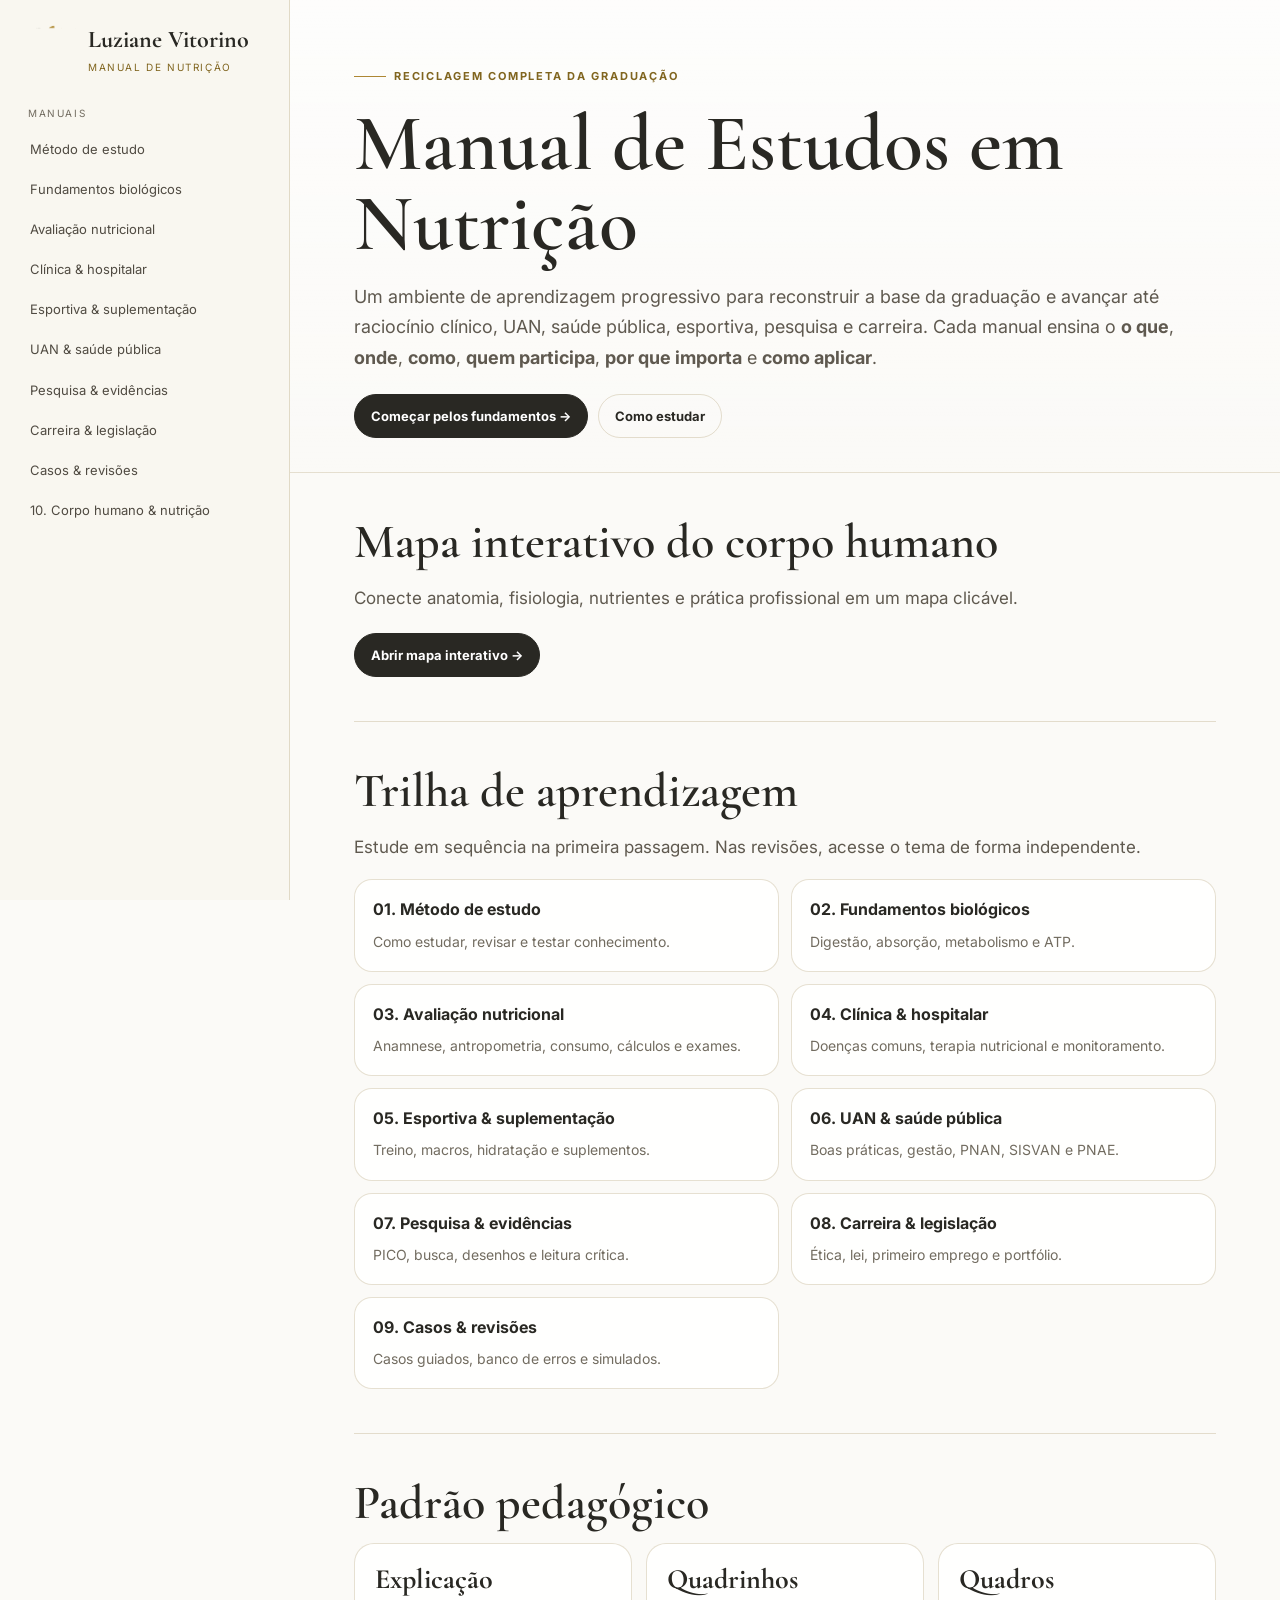
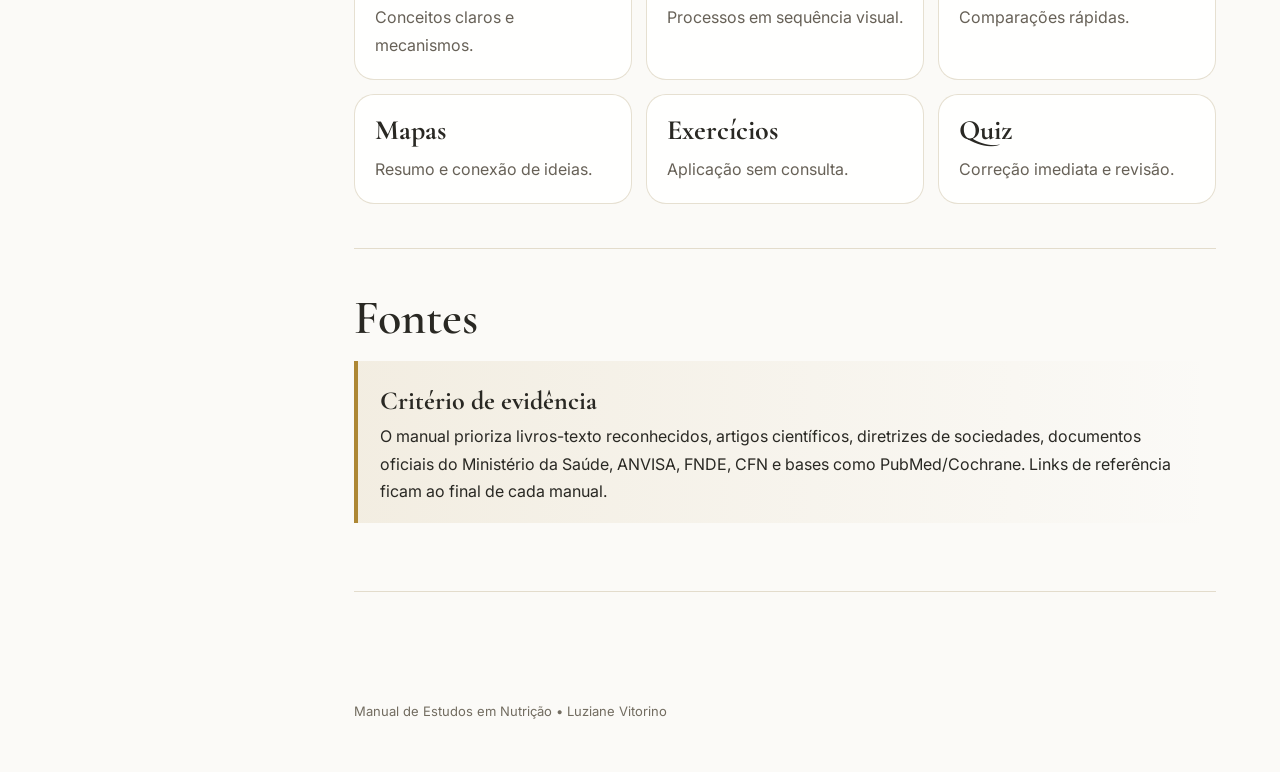
<file: index.html>
<!doctype html><html lang="pt-BR"><head><meta charset="utf-8"><meta name="viewport" content="width=device-width,initial-scale=1"><title>Manual de Estudos em Nutrição | Luziane Vitorino</title><meta name="description" content="Manual completo de estudos em Nutrição"><link rel="preconnect" href="https://fonts.googleapis.com"><link rel="preconnect" href="https://fonts.gstatic.com" crossorigin><link href="https://fonts.googleapis.com/css2?family=Cormorant+Garamond:wght@500;600;700&family=Inter:wght@400;500;600;700&display=swap" rel="stylesheet"><link rel="stylesheet" href="assets/manual.css"><link rel="stylesheet" href="assets/visual.css"></head><body><div class="site"><aside><a class="brand" href="index.html"><img src="assets/logo-gold.png" alt="Logo"><div><b>Luziane Vitorino</b><small>Manual de Nutrição</small></div></a><div class="nav-title">Manuais</div><nav class="nav"><a href="temas/metodo-estudo.html">Método de estudo</a><a href="temas/fundamentos-biologicos.html">Fundamentos biológicos</a><a href="temas/avaliacao-nutricional.html">Avaliação nutricional</a><a href="temas/clinica-hospitalar.html">Clínica & hospitalar</a><a href="temas/esportiva-suplementacao.html">Esportiva & suplementação</a><a href="temas/uan-saude-publica.html">UAN & saúde pública</a><a href="temas/pesquisa-evidencias.html">Pesquisa & evidências</a><a href="temas/carreira-legislacao.html">Carreira & legislação</a><a href="temas/casos-revisoes.html">Casos & revisões</a><a href="temas/corpo-humano-nutricao.html">10. Corpo humano & nutrição</a></nav></aside><main><header class="hero"><span class="eyebrow">Reciclagem completa da graduação</span><h1>Manual de Estudos em Nutrição</h1><p>Um ambiente de aprendizagem progressivo para reconstruir a base da graduação e avançar até raciocínio clínico, UAN, saúde pública, esportiva, pesquisa e carreira. Cada manual ensina o <b>o que</b>, <b>onde</b>, <b>como</b>, <b>quem participa</b>, <b>por que importa</b> e <b>como aplicar</b>.</p><div class="actions"><a class="btn primary" href="temas/fundamentos-biologicos.html">Começar pelos fundamentos →</a><a class="btn" href="temas/metodo-estudo.html">Como estudar</a></div></header><div class="content"><section class="section"><h2>Mapa interativo do corpo humano</h2><p class="lead">Conecte anatomia, fisiologia, nutrientes e prática profissional em um mapa clicável.</p><div class="actions"><a class="btn primary" href="temas/corpo-humano-nutricao.html">Abrir mapa interativo →</a></div></section><section class="section"><h2>Trilha de aprendizagem</h2><p class="lead">Estude em sequência na primeira passagem. Nas revisões, acesse o tema de forma independente.</p><div class="topic-list"><a class="topic-link" href="temas/metodo-estudo.html"><b>01. Método de estudo</b><span>Como estudar, revisar e testar conhecimento.</span></a><a class="topic-link" href="temas/fundamentos-biologicos.html"><b>02. Fundamentos biológicos</b><span>Digestão, absorção, metabolismo e ATP.</span></a><a class="topic-link" href="temas/avaliacao-nutricional.html"><b>03. Avaliação nutricional</b><span>Anamnese, antropometria, consumo, cálculos e exames.</span></a><a class="topic-link" href="temas/clinica-hospitalar.html"><b>04. Clínica & hospitalar</b><span>Doenças comuns, terapia nutricional e monitoramento.</span></a><a class="topic-link" href="temas/esportiva-suplementacao.html"><b>05. Esportiva & suplementação</b><span>Treino, macros, hidratação e suplementos.</span></a><a class="topic-link" href="temas/uan-saude-publica.html"><b>06. UAN & saúde pública</b><span>Boas práticas, gestão, PNAN, SISVAN e PNAE.</span></a><a class="topic-link" href="temas/pesquisa-evidencias.html"><b>07. Pesquisa & evidências</b><span>PICO, busca, desenhos e leitura crítica.</span></a><a class="topic-link" href="temas/carreira-legislacao.html"><b>08. Carreira & legislação</b><span>Ética, lei, primeiro emprego e portfólio.</span></a><a class="topic-link" href="temas/casos-revisoes.html"><b>09. Casos & revisões</b><span>Casos guiados, banco de erros e simulados.</span></a></div></section><section class="section"><h2>Padrão pedagógico</h2><div class="grid3"><div class="card"><h3>Explicação</h3><p>Conceitos claros e mecanismos.</p></div><div class="card"><h3>Quadrinhos</h3><p>Processos em sequência visual.</p></div><div class="card"><h3>Quadros</h3><p>Comparações rápidas.</p></div><div class="card"><h3>Mapas</h3><p>Resumo e conexão de ideias.</p></div><div class="card"><h3>Exercícios</h3><p>Aplicação sem consulta.</p></div><div class="card"><h3>Quiz</h3><p>Correção imediata e revisão.</p></div></div></section><section class="section"><h2>Fontes</h2><div class="note"><b>Critério de evidência</b><div>O manual prioriza livros-texto reconhecidos, artigos científicos, diretrizes de sociedades, documentos oficiais do Ministério da Saúde, ANVISA, FNDE, CFN e bases como PubMed/Cochrane. Links de referência ficam ao final de cada manual.</div></div></section></div><div class="foot">Manual de Estudos em Nutrição • Luziane Vitorino</div></main></div><script src="assets/manual.js"></script></body></html>
</file>
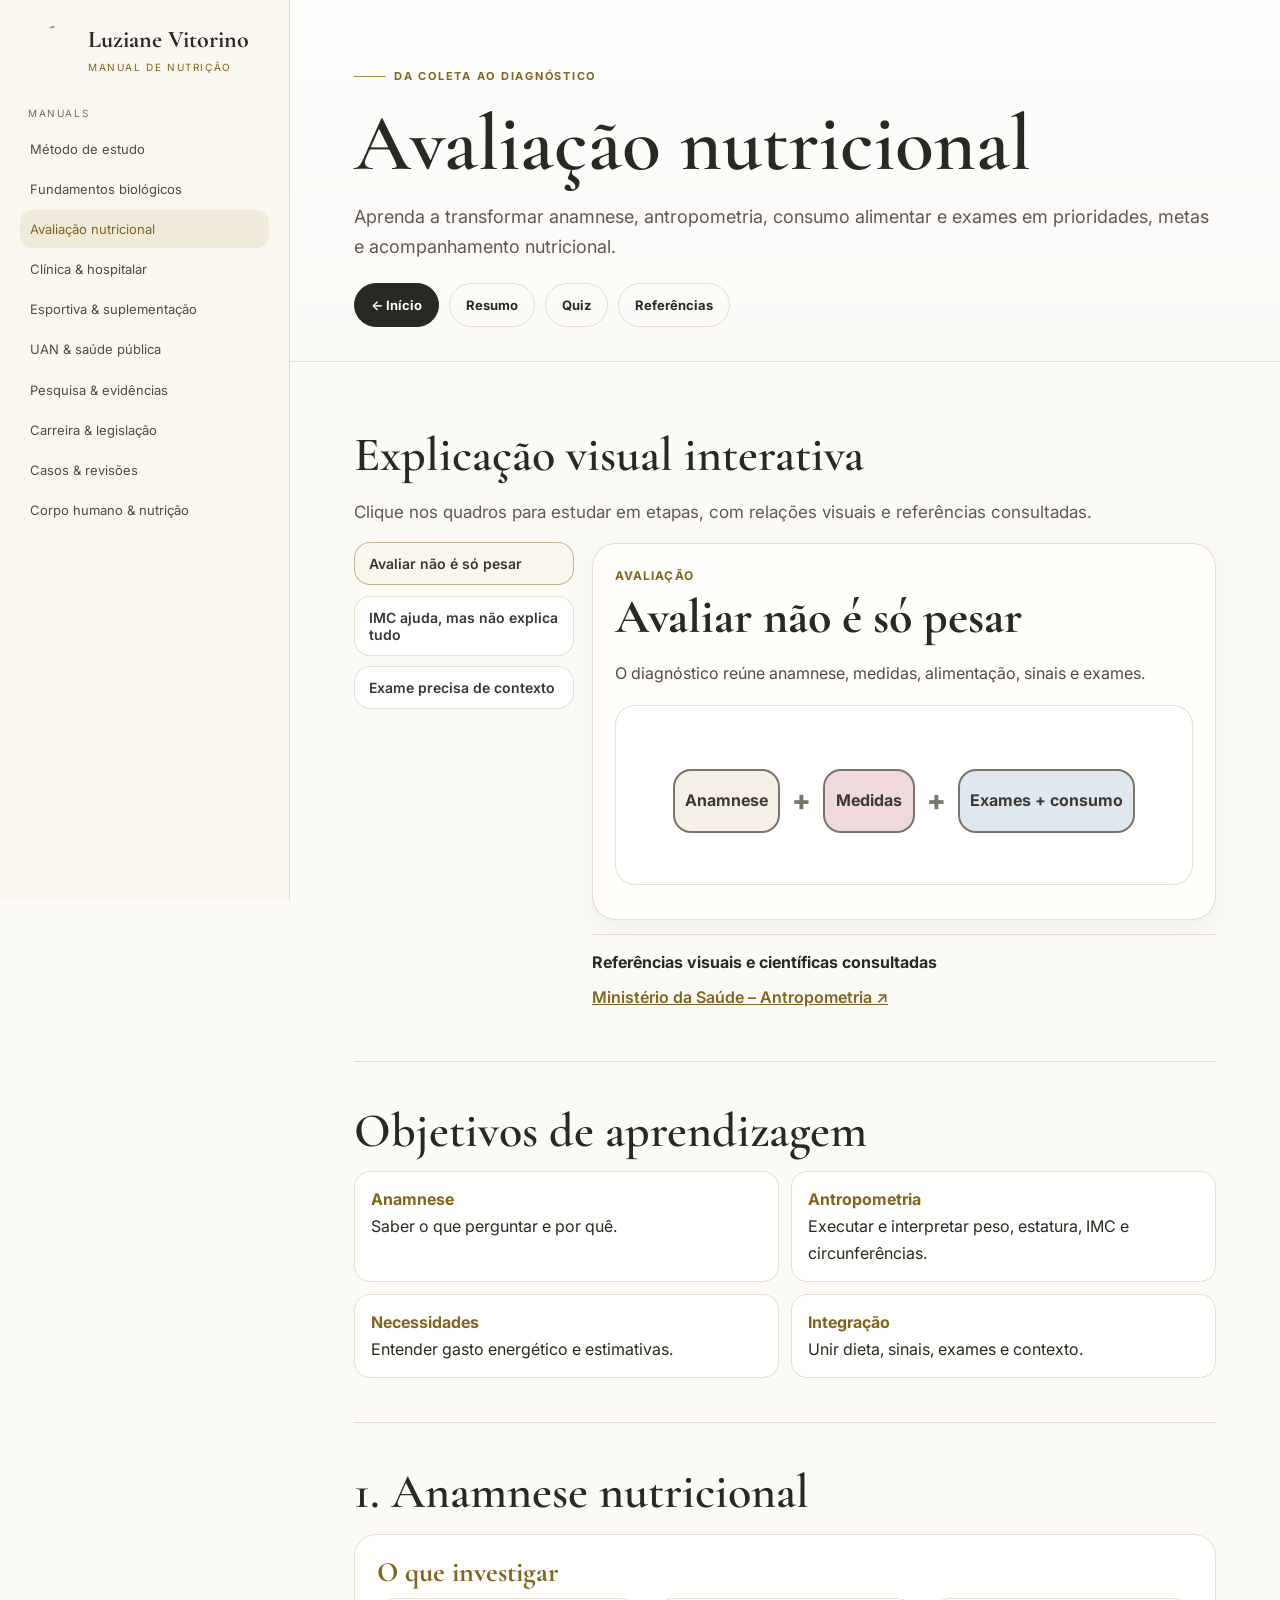
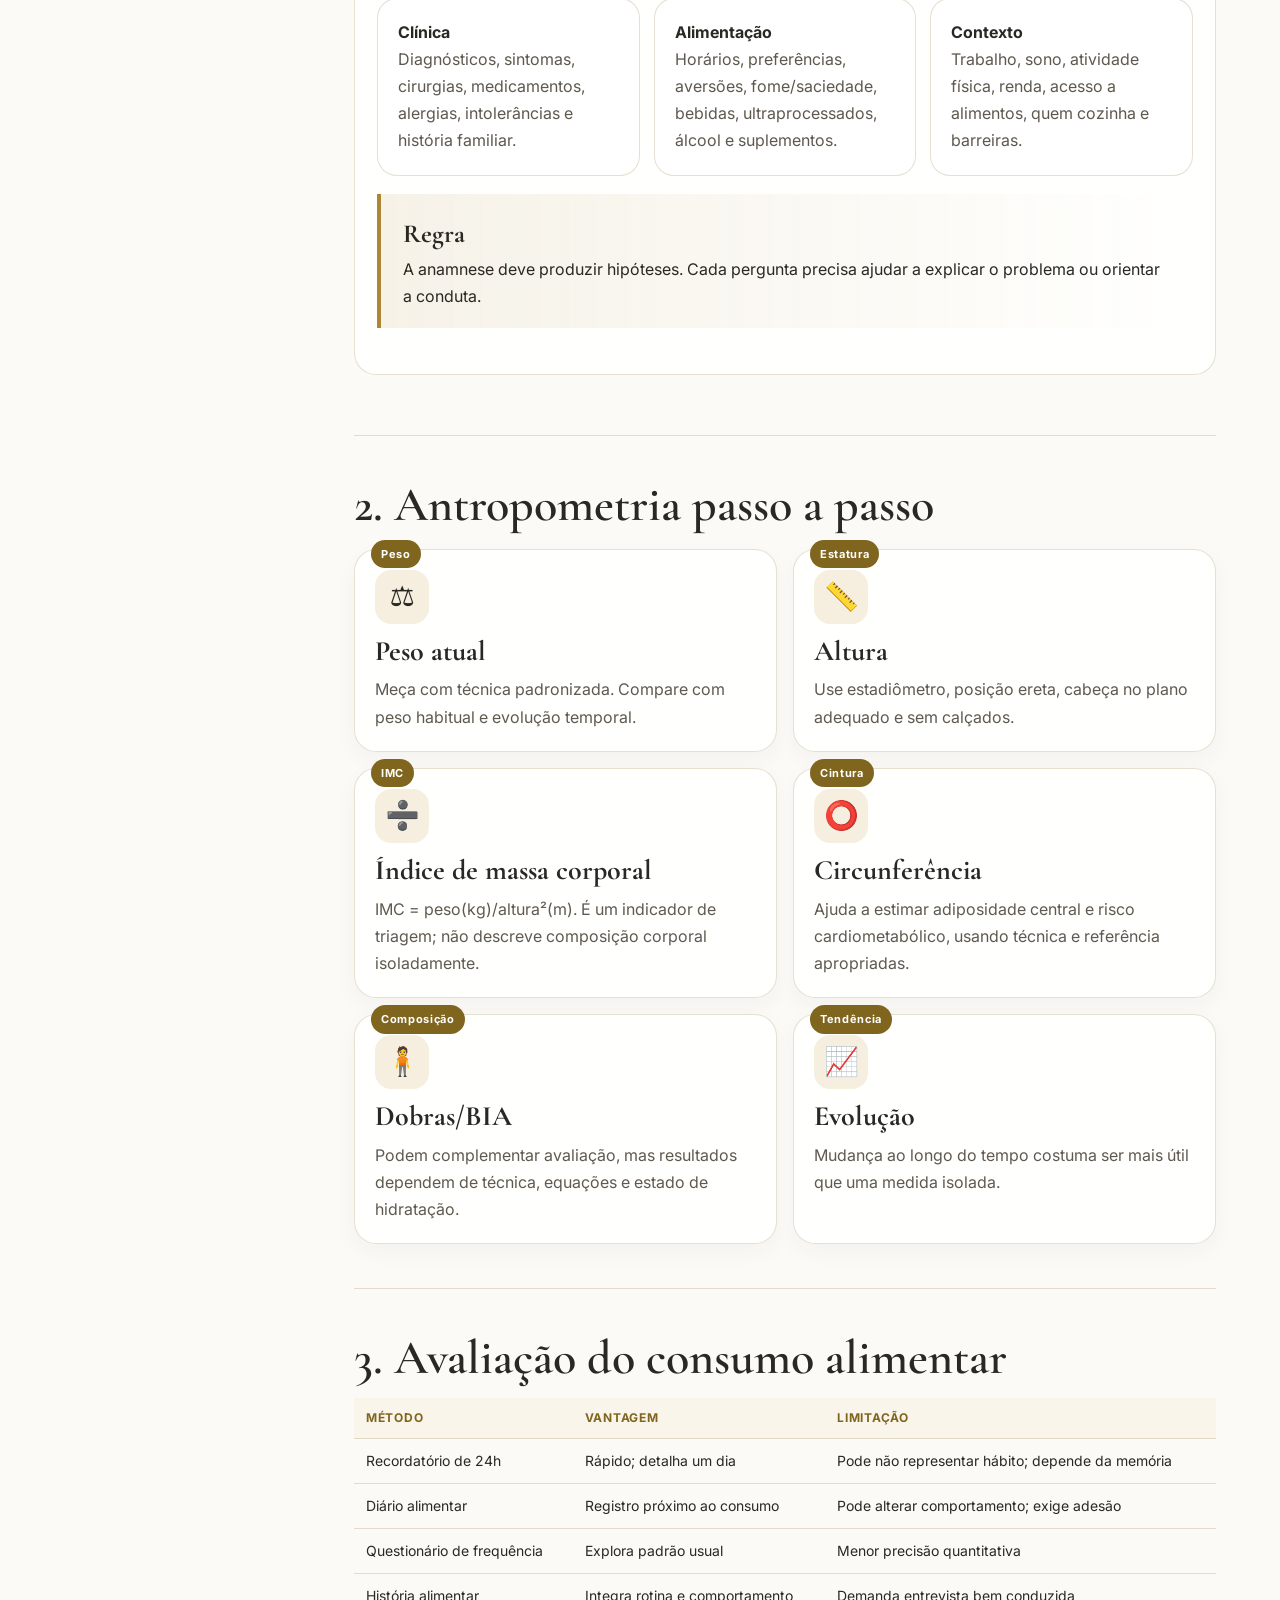
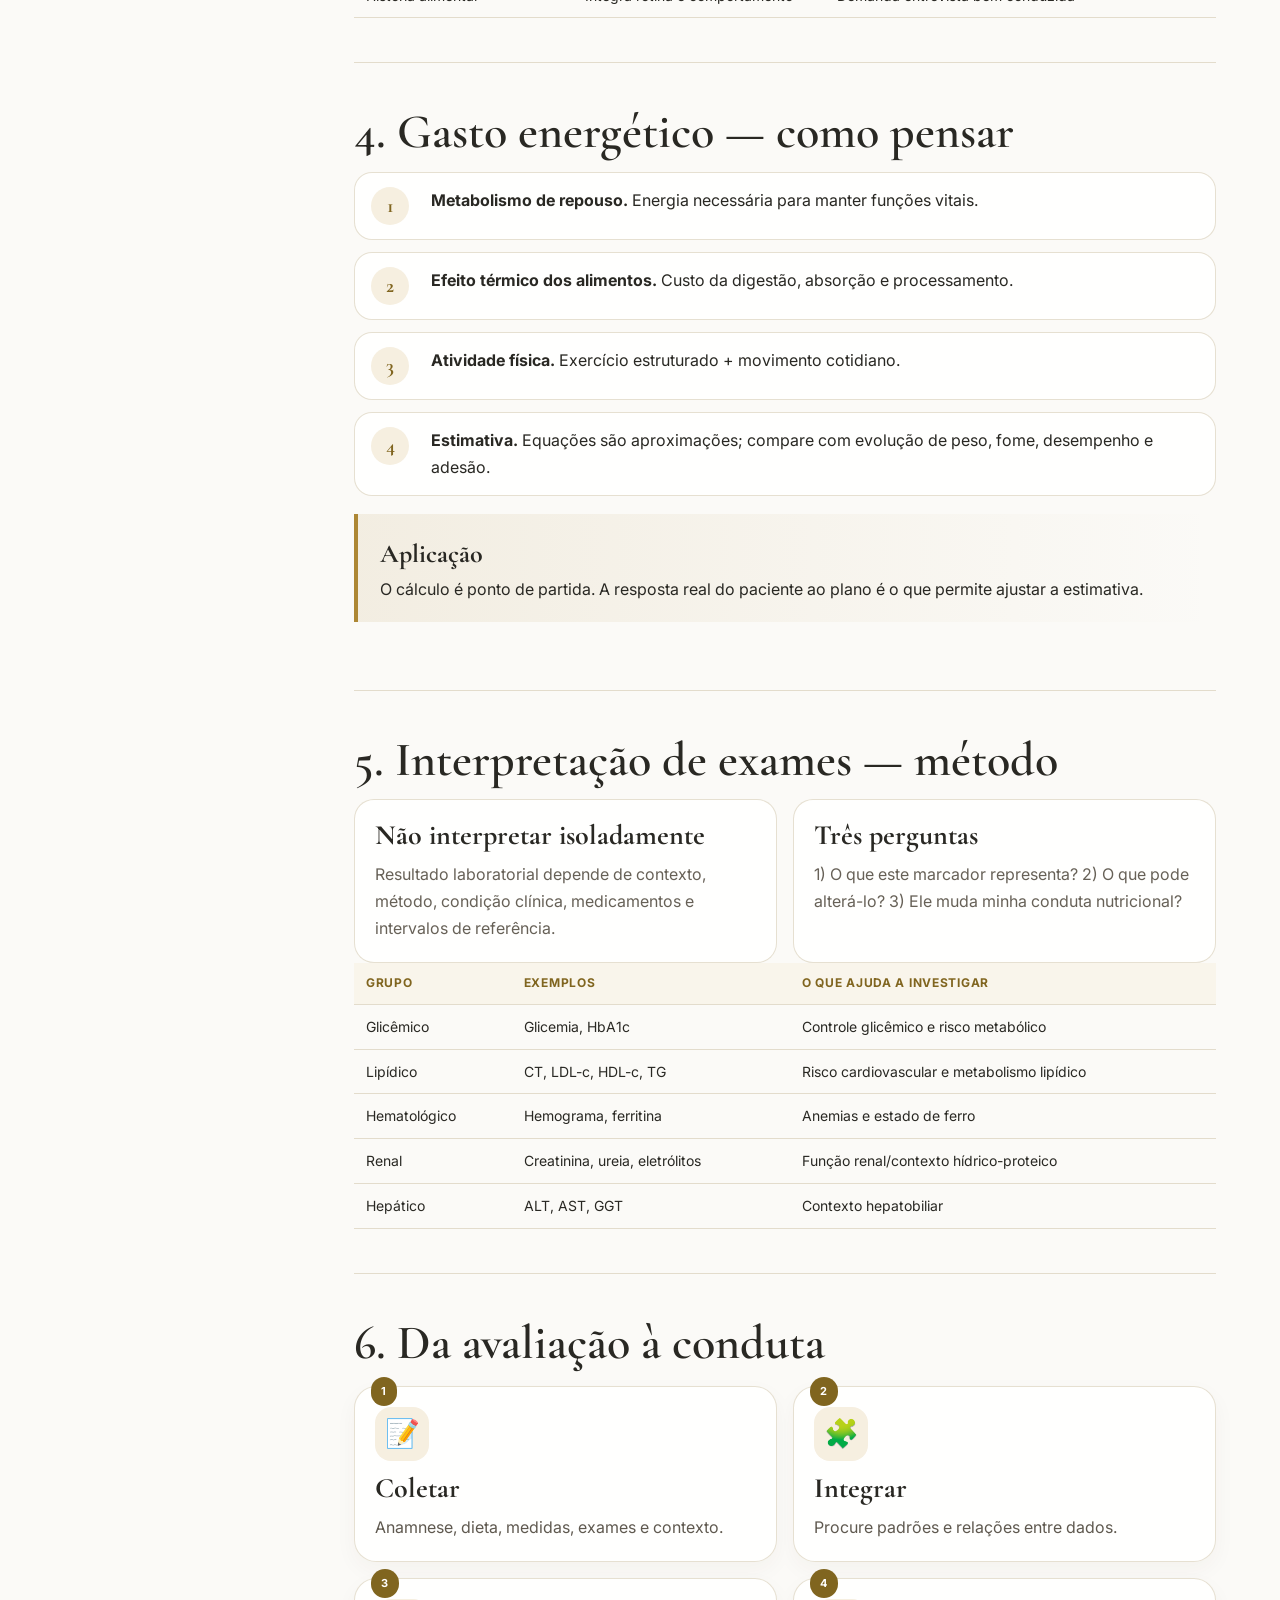
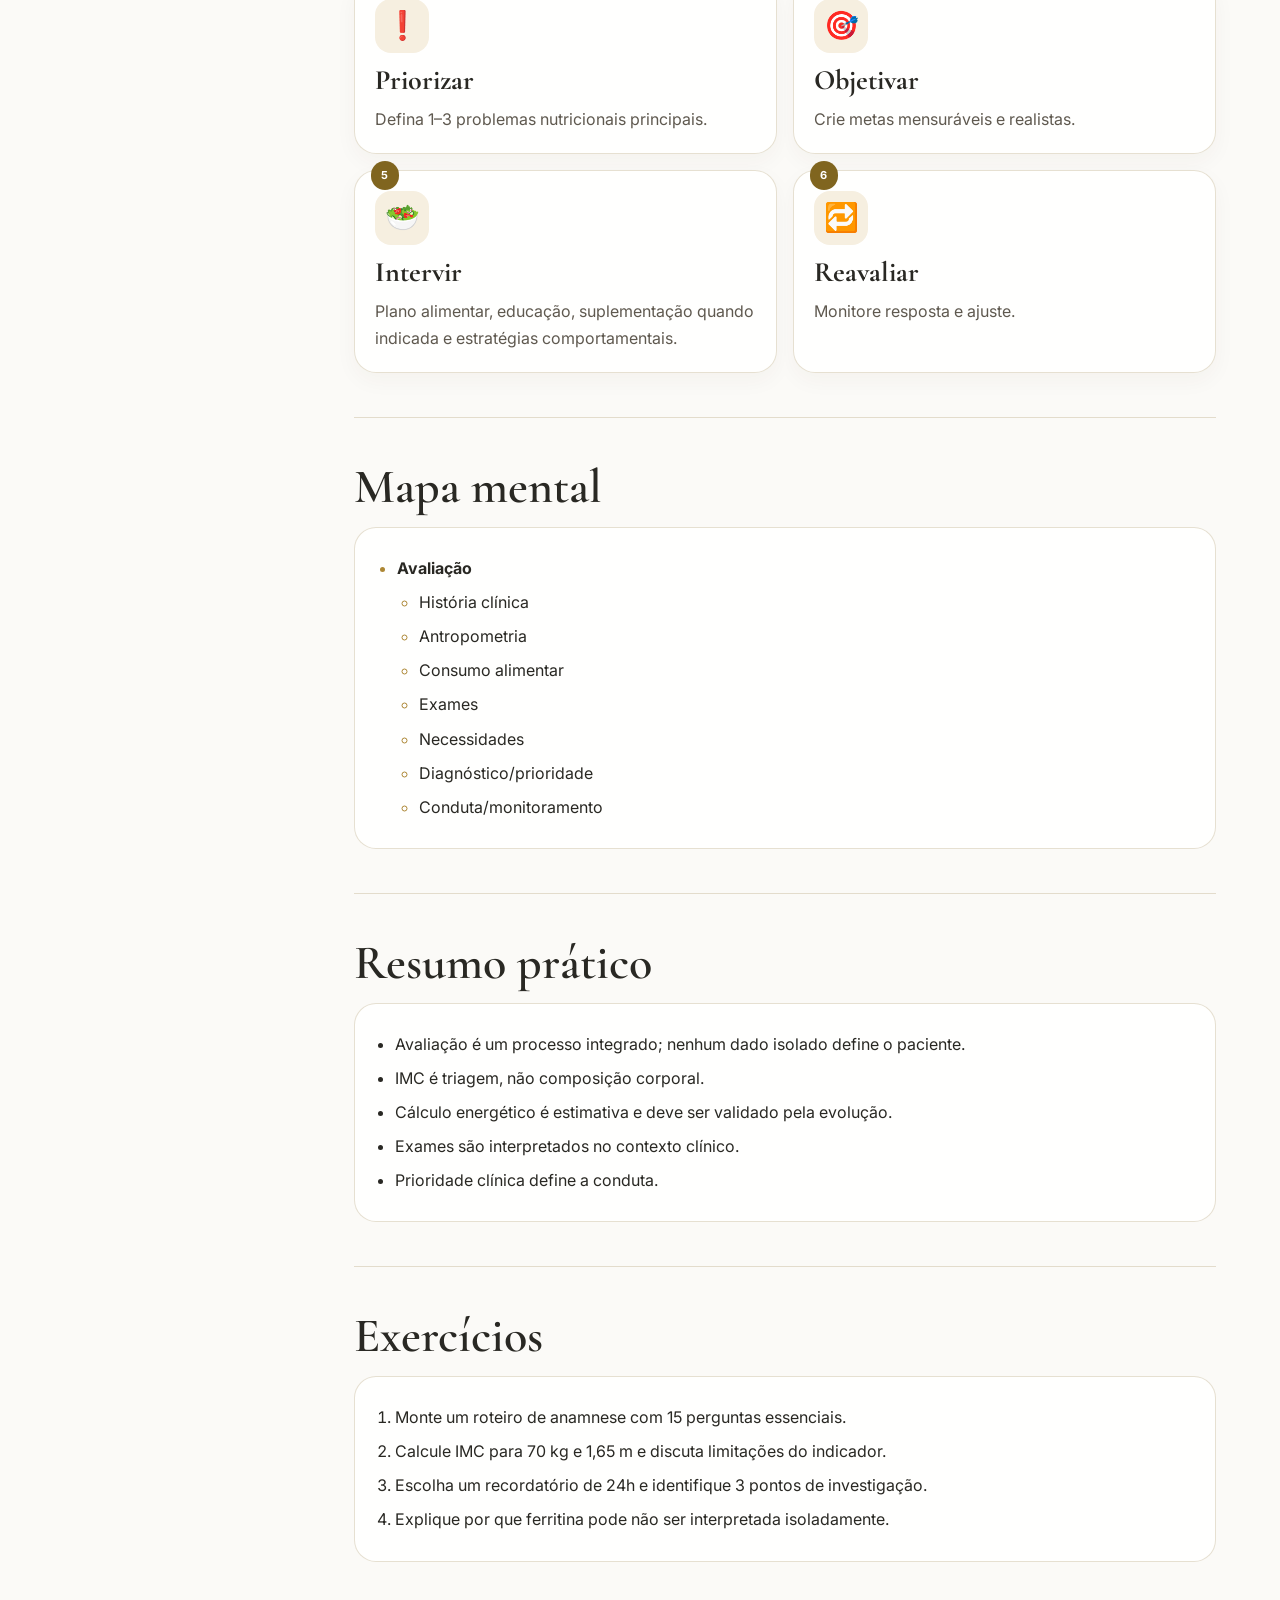
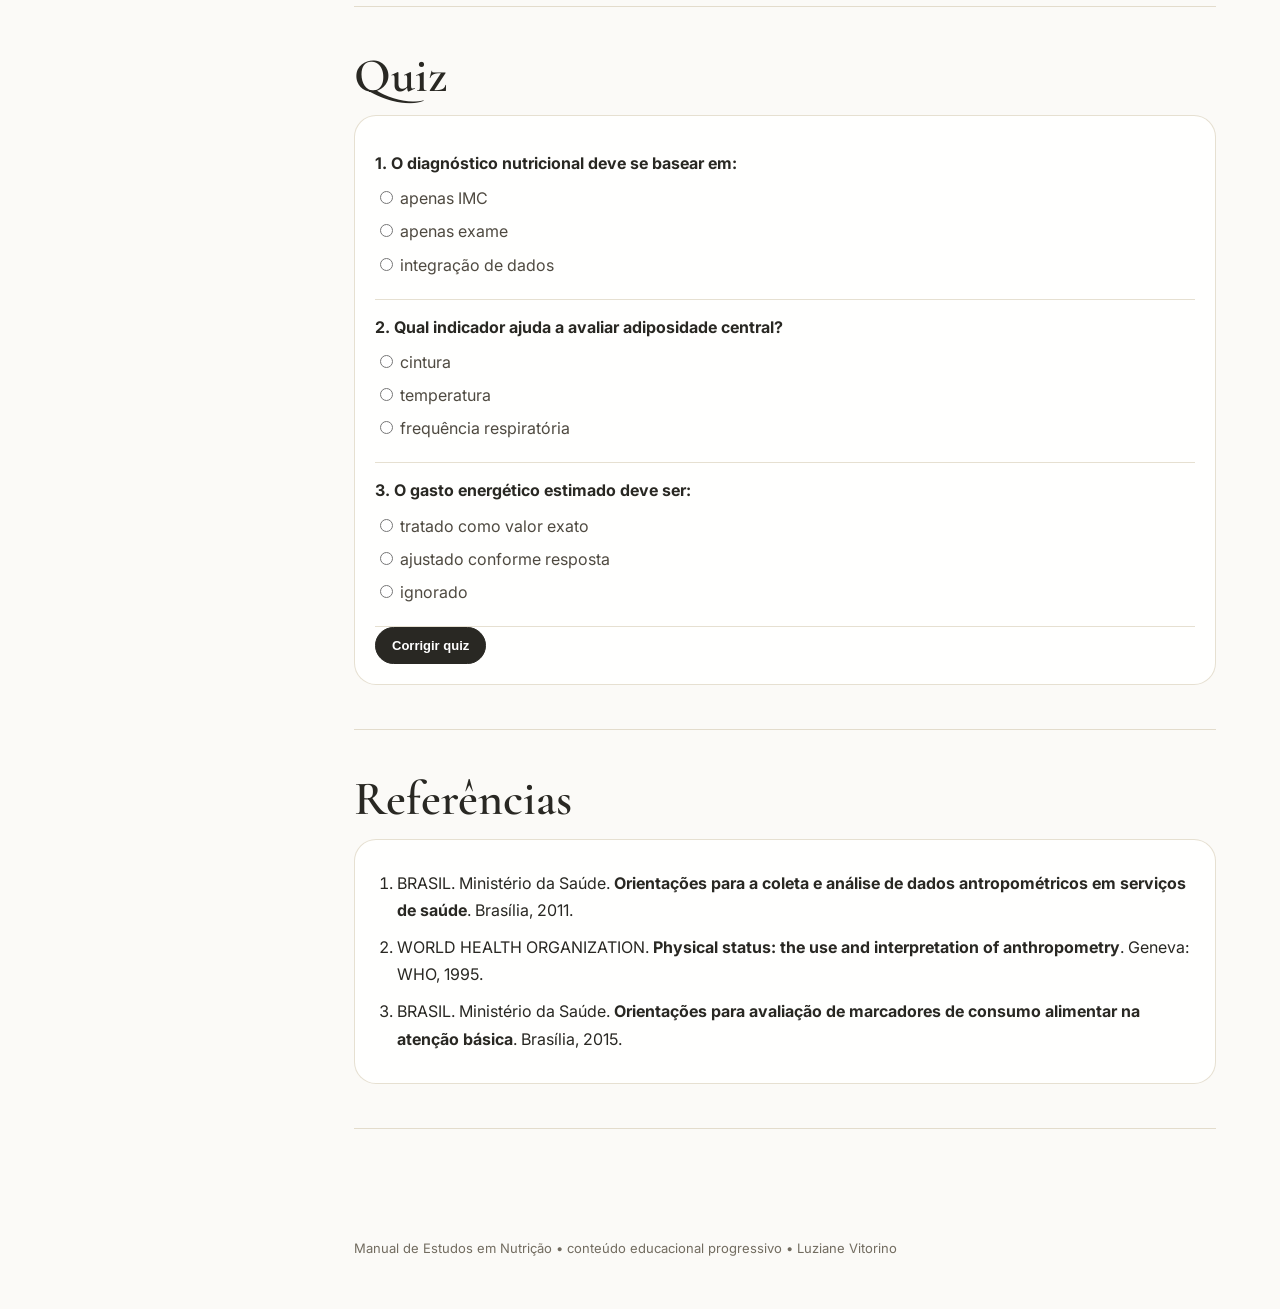
<file: temas/avaliacao-nutricional.html>
<!doctype html><html lang="pt-BR"><head><meta charset="utf-8"><meta name="viewport" content="width=device-width,initial-scale=1"><title>Avaliação nutricional | Manual de Nutrição</title><meta name="description" content="Manual de estudo em Nutrição: Avaliação nutricional"><link rel="preconnect" href="https://fonts.googleapis.com"><link rel="preconnect" href="https://fonts.gstatic.com" crossorigin><link href="https://fonts.googleapis.com/css2?family=Cormorant+Garamond:wght@500;600;700&family=Inter:wght@400;500;600;700&display=swap" rel="stylesheet"><link rel="stylesheet" href="../assets/manual.css"><link rel="stylesheet" href="../assets/visual.css"></head><body id="top"><div class="site"><aside><a class="brand" href="../index.html"><img src="../assets/logo-gold.png" alt="Logo Luziane Vitorino"><div><b>Luziane Vitorino</b><small>Manual de Nutrição</small></div></a><div class="nav-title">Manuals</div><nav class="nav"><a class="" href="metodo-estudo.html">Método de estudo</a><a class="" href="fundamentos-biologicos.html">Fundamentos biológicos</a><a class="active" href="avaliacao-nutricional.html">Avaliação nutricional</a><a class="" href="clinica-hospitalar.html">Clínica & hospitalar</a><a class="" href="esportiva-suplementacao.html">Esportiva & suplementação</a><a class="" href="uan-saude-publica.html">UAN & saúde pública</a><a class="" href="pesquisa-evidencias.html">Pesquisa & evidências</a><a class="" href="carreira-legislacao.html">Carreira & legislação</a><a class="" href="casos-revisoes.html">Casos & revisões</a><a class="" href="corpo-humano-nutricao.html">Corpo humano & nutrição</a></nav></aside><main><header class="hero"><span class="eyebrow">Da coleta ao diagnóstico</span><h1>Avaliação nutricional</h1><p>Aprenda a transformar anamnese, antropometria, consumo alimentar e exames em prioridades, metas e acompanhamento nutricional.</p><div class="actions"><a class="btn primary" href="../index.html">← Início</a><a class="btn" href="#resumo">Resumo</a><a class="btn" href="#quiz">Quiz</a><a class="btn" href="#referencias">Referências</a></div></header><div class="content"><section class="section visual-lab"><h2>Explicação visual interativa</h2><p class="lead">Clique nos quadros para estudar em etapas, com relações visuais e referências consultadas.</p><div data-topic="avaliacao"></div></section>
<section class="section"><h2>Objetivos de aprendizagem</h2><div class="objectives"><div class="objective"><b>Anamnese</b><br>Saber o que perguntar e por quê.</div><div class="objective"><b>Antropometria</b><br>Executar e interpretar peso, estatura, IMC e circunferências.</div><div class="objective"><b>Necessidades</b><br>Entender gasto energético e estimativas.</div><div class="objective"><b>Integração</b><br>Unir dieta, sinais, exames e contexto.</div></div></section>
<section class="section"><h2>1. Anamnese nutricional</h2><div class="subtopic"><h3>O que investigar</h3><div class="grid3"><div class="card"><b>Clínica</b><p>Diagnósticos, sintomas, cirurgias, medicamentos, alergias, intolerâncias e história familiar.</p></div><div class="card"><b>Alimentação</b><p>Horários, preferências, aversões, fome/saciedade, bebidas, ultraprocessados, álcool e suplementos.</p></div><div class="card"><b>Contexto</b><p>Trabalho, sono, atividade física, renda, acesso a alimentos, quem cozinha e barreiras.</p></div></div><div class="note"><b>Regra</b><div>A anamnese deve produzir hipóteses. Cada pergunta precisa ajudar a explicar o problema ou orientar a conduta.</div></div></div></section>
<section class="section"><h2>2. Antropometria passo a passo</h2><div class="comic-strip"><article class="panel" data-step="Peso"><div class="icon">⚖️</div><h3>Peso atual</h3><p>Meça com técnica padronizada. Compare com peso habitual e evolução temporal.</p></article><article class="panel" data-step="Estatura"><div class="icon">📏</div><h3>Altura</h3><p>Use estadiômetro, posição ereta, cabeça no plano adequado e sem calçados.</p></article><article class="panel" data-step="IMC"><div class="icon">➗</div><h3>Índice de massa corporal</h3><p>IMC = peso(kg)/altura²(m). É um indicador de triagem; não descreve composição corporal isoladamente.</p></article><article class="panel" data-step="Cintura"><div class="icon">⭕</div><h3>Circunferência</h3><p>Ajuda a estimar adiposidade central e risco cardiometabólico, usando técnica e referência apropriadas.</p></article><article class="panel" data-step="Composição"><div class="icon">🧍</div><h3>Dobras/BIA</h3><p>Podem complementar avaliação, mas resultados dependem de técnica, equações e estado de hidratação.</p></article><article class="panel" data-step="Tendência"><div class="icon">📈</div><h3>Evolução</h3><p>Mudança ao longo do tempo costuma ser mais útil que uma medida isolada.</p></article></div></section>
<section class="section"><h2>3. Avaliação do consumo alimentar</h2><div class="table-wrap"><table class="table"><thead><tr><th>Método</th><th>Vantagem</th><th>Limitação</th></tr></thead><tbody><tr><td>Recordatório de 24h</td><td>Rápido; detalha um dia</td><td>Pode não representar hábito; depende da memória</td></tr><tr><td>Diário alimentar</td><td>Registro próximo ao consumo</td><td>Pode alterar comportamento; exige adesão</td></tr><tr><td>Questionário de frequência</td><td>Explora padrão usual</td><td>Menor precisão quantitativa</td></tr><tr><td>História alimentar</td><td>Integra rotina e comportamento</td><td>Demanda entrevista bem conduzida</td></tr></tbody></table></div></section>
<section class="section"><h2>4. Gasto energético — como pensar</h2><div class="steps"><div class="step"><div><b>Metabolismo de repouso.</b> Energia necessária para manter funções vitais.</div></div><div class="step"><div><b>Efeito térmico dos alimentos.</b> Custo da digestão, absorção e processamento.</div></div><div class="step"><div><b>Atividade física.</b> Exercício estruturado + movimento cotidiano.</div></div><div class="step"><div><b>Estimativa.</b> Equações são aproximações; compare com evolução de peso, fome, desempenho e adesão.</div></div></div><div class="note"><b>Aplicação</b><div>O cálculo é ponto de partida. A resposta real do paciente ao plano é o que permite ajustar a estimativa.</div></div></section>
<section class="section"><h2>5. Interpretação de exames — método</h2><div class="grid"><div class="card"><h3>Não interpretar isoladamente</h3><p>Resultado laboratorial depende de contexto, método, condição clínica, medicamentos e intervalos de referência.</p></div><div class="card"><h3>Três perguntas</h3><p>1) O que este marcador representa? 2) O que pode alterá-lo? 3) Ele muda minha conduta nutricional?</p></div></div><div class="table-wrap"><table class="table"><thead><tr><th>Grupo</th><th>Exemplos</th><th>O que ajuda a investigar</th></tr></thead><tbody><tr><td>Glicêmico</td><td>Glicemia, HbA1c</td><td>Controle glicêmico e risco metabólico</td></tr><tr><td>Lipídico</td><td>CT, LDL-c, HDL-c, TG</td><td>Risco cardiovascular e metabolismo lipídico</td></tr><tr><td>Hematológico</td><td>Hemograma, ferritina</td><td>Anemias e estado de ferro</td></tr><tr><td>Renal</td><td>Creatinina, ureia, eletrólitos</td><td>Função renal/contexto hídrico-proteico</td></tr><tr><td>Hepático</td><td>ALT, AST, GGT</td><td>Contexto hepatobiliar</td></tr></tbody></table></div></section>
<section class="section"><h2>6. Da avaliação à conduta</h2><div class="comic-strip"><article class="panel" data-step="1"><div class="icon">📝</div><h3>Coletar</h3><p>Anamnese, dieta, medidas, exames e contexto.</p></article><article class="panel" data-step="2"><div class="icon">🧩</div><h3>Integrar</h3><p>Procure padrões e relações entre dados.</p></article><article class="panel" data-step="3"><div class="icon">❗</div><h3>Priorizar</h3><p>Defina 1–3 problemas nutricionais principais.</p></article><article class="panel" data-step="4"><div class="icon">🎯</div><h3>Objetivar</h3><p>Crie metas mensuráveis e realistas.</p></article><article class="panel" data-step="5"><div class="icon">🥗</div><h3>Intervir</h3><p>Plano alimentar, educação, suplementação quando indicada e estratégias comportamentais.</p></article><article class="panel" data-step="6"><div class="icon">🔁</div><h3>Reavaliar</h3><p>Monitore resposta e ajuste.</p></article></div></section>
<section class="section"><h2>Mapa mental</h2><div class="mindmap"><ul><li><b>Avaliação</b><ul><li>História clínica</li><li>Antropometria</li><li>Consumo alimentar</li><li>Exames</li><li>Necessidades</li><li>Diagnóstico/prioridade</li><li>Conduta/monitoramento</li></ul></li></ul></div></section>
<section class="section" id="resumo"><h2>Resumo prático</h2><div class="summary-box"><ul><li>Avaliação é um processo integrado; nenhum dado isolado define o paciente.</li><li>IMC é triagem, não composição corporal.</li><li>Cálculo energético é estimativa e deve ser validado pela evolução.</li><li>Exames são interpretados no contexto clínico.</li><li>Prioridade clínica define a conduta.</li></ul></div></section>
<section class="section"><h2>Exercícios</h2><div class="exercise"><ol><li>Monte um roteiro de anamnese com 15 perguntas essenciais.</li><li>Calcule IMC para 70 kg e 1,65 m e discuta limitações do indicador.</li><li>Escolha um recordatório de 24h e identifique 3 pontos de investigação.</li><li>Explique por que ferritina pode não ser interpretada isoladamente.</li></ol></div></section>
<section class="section" id="quiz"><h2>Quiz</h2><form class="quiz"><div class="question" data-answer="c"><p>1. O diagnóstico nutricional deve se basear em:</p><label><input type="radio" name="q1" value="a"> apenas IMC</label><label><input type="radio" name="q1" value="b"> apenas exame</label><label><input type="radio" name="q1" value="c"> integração de dados</label></div><div class="question" data-answer="a"><p>2. Qual indicador ajuda a avaliar adiposidade central?</p><label><input type="radio" name="q2" value="a"> cintura</label><label><input type="radio" name="q2" value="b"> temperatura</label><label><input type="radio" name="q2" value="c"> frequência respiratória</label></div><div class="question" data-answer="b"><p>3. O gasto energético estimado deve ser:</p><label><input type="radio" name="q3" value="a"> tratado como valor exato</label><label><input type="radio" name="q3" value="b"> ajustado conforme resposta</label><label><input type="radio" name="q3" value="c"> ignorado</label></div><button class="btn primary quiz-check" type="button">Corrigir quiz</button></form></section>
<section class="section" id="referencias"><h2>Referências</h2><div class="refs"><ol><li>BRASIL. Ministério da Saúde. <b>Orientações para a coleta e análise de dados antropométricos em serviços de saúde</b>. Brasília, 2011.</li><li>WORLD HEALTH ORGANIZATION. <b>Physical status: the use and interpretation of anthropometry</b>. Geneva: WHO, 1995.</li><li>BRASIL. Ministério da Saúde. <b>Orientações para avaliação de marcadores de consumo alimentar na atenção básica</b>. Brasília, 2015.</li></ol></div></section></div><div class="foot">Manual de Estudos em Nutrição • conteúdo educacional progressivo • Luziane Vitorino</div></main></div><script src="../assets/manual.js"></script><script src="../assets/visual.js"></script></body></html>
</file>
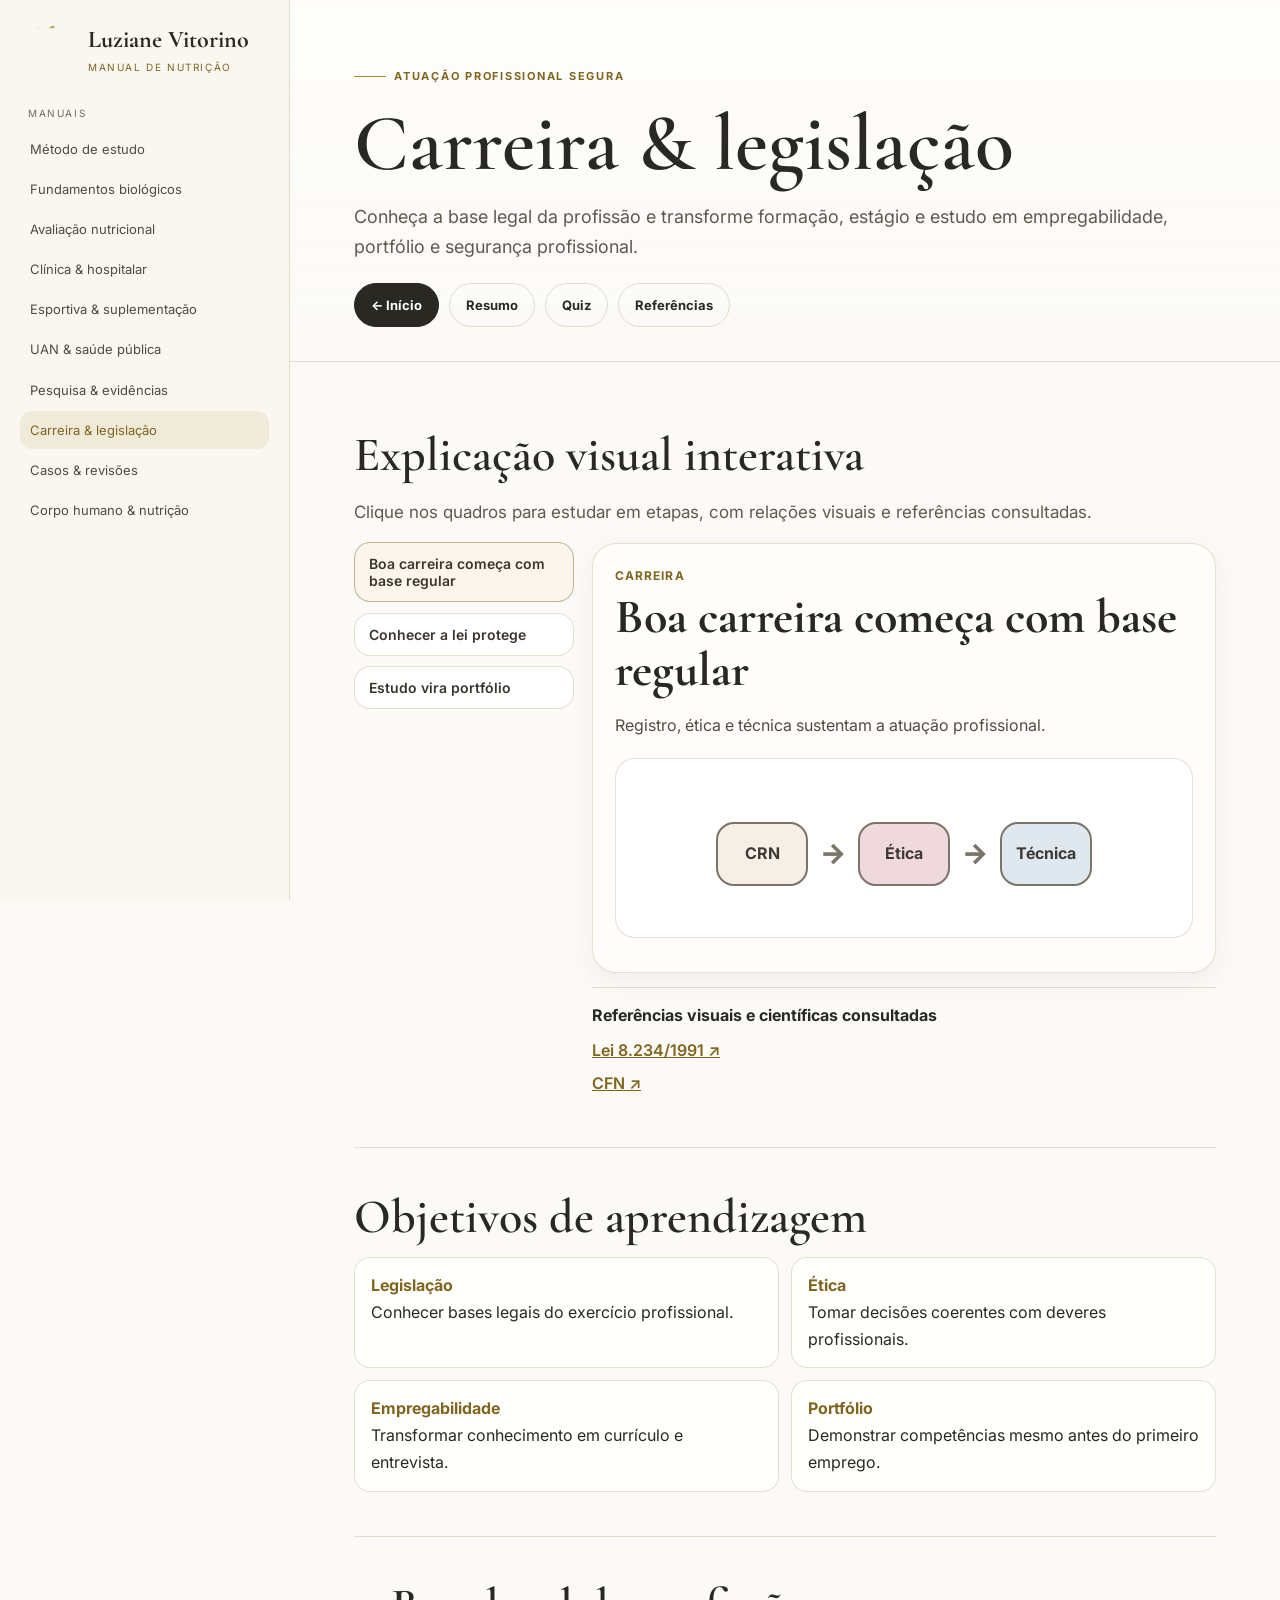
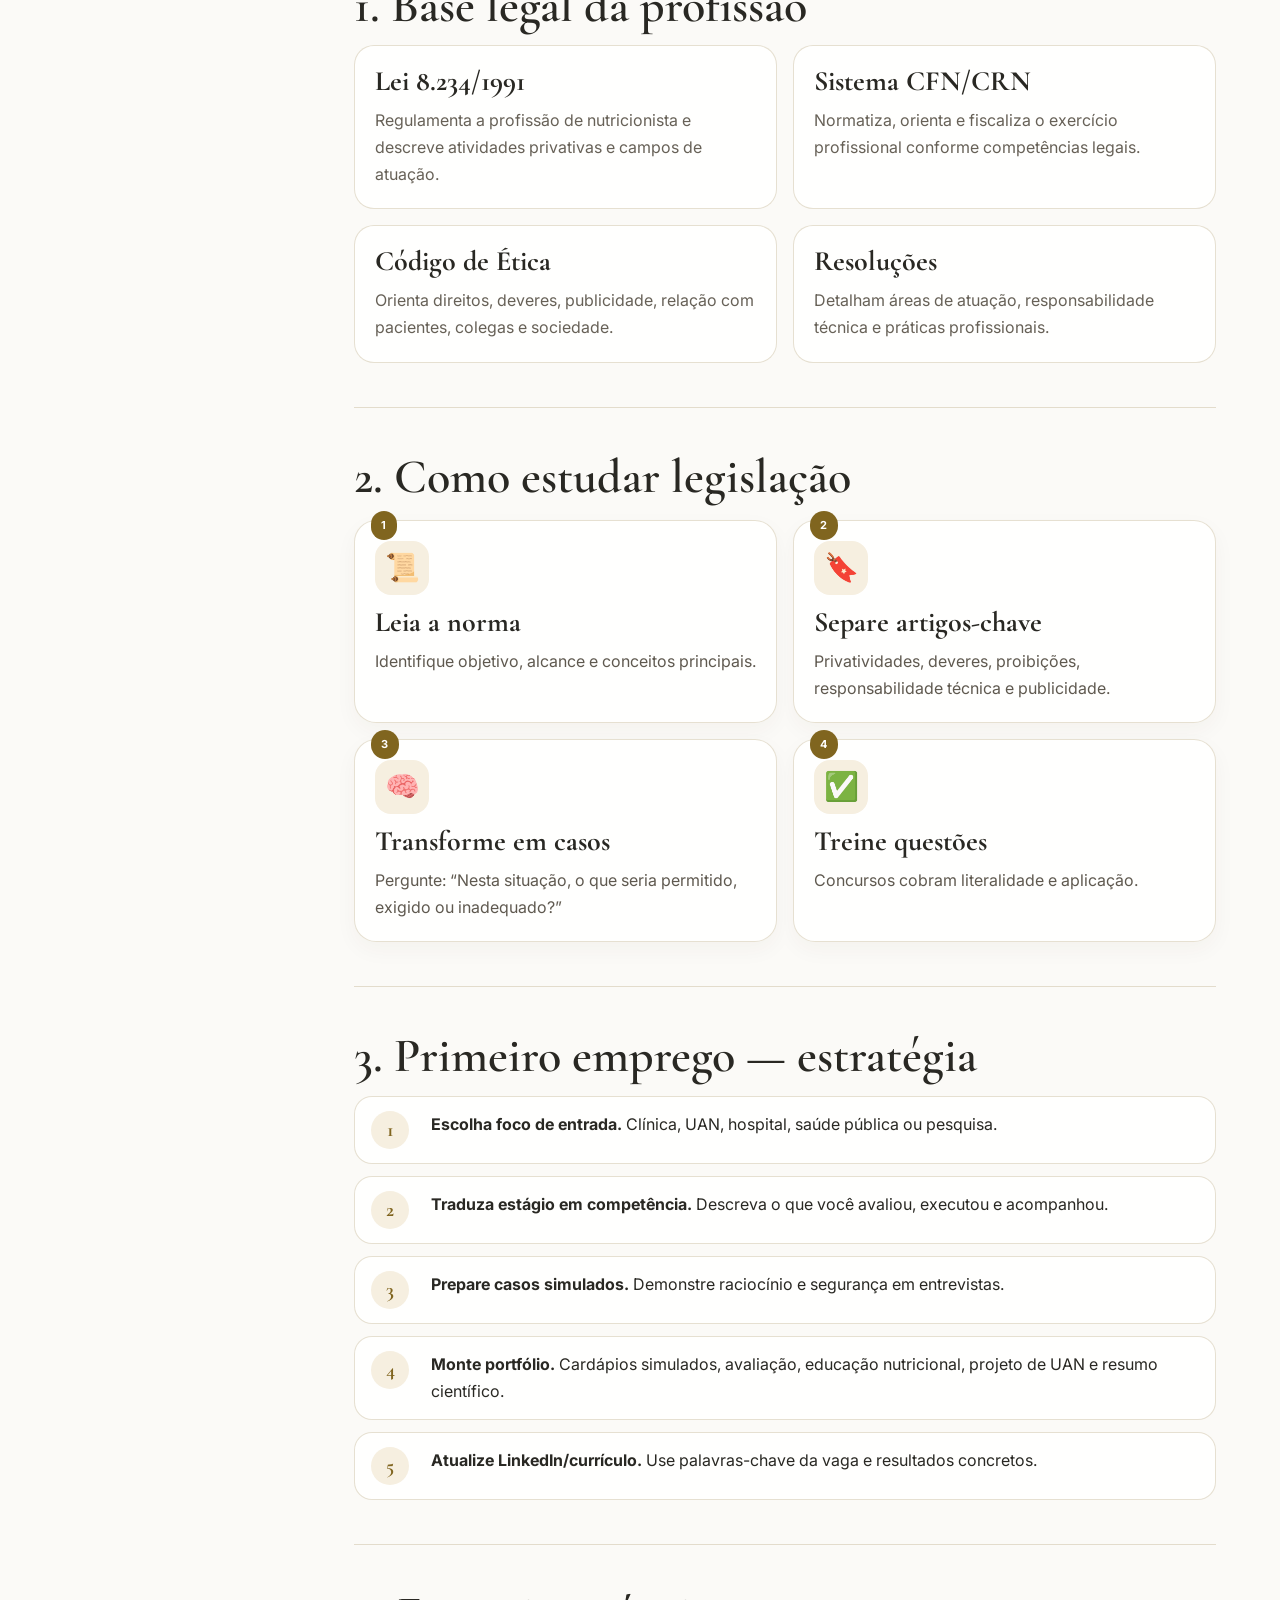
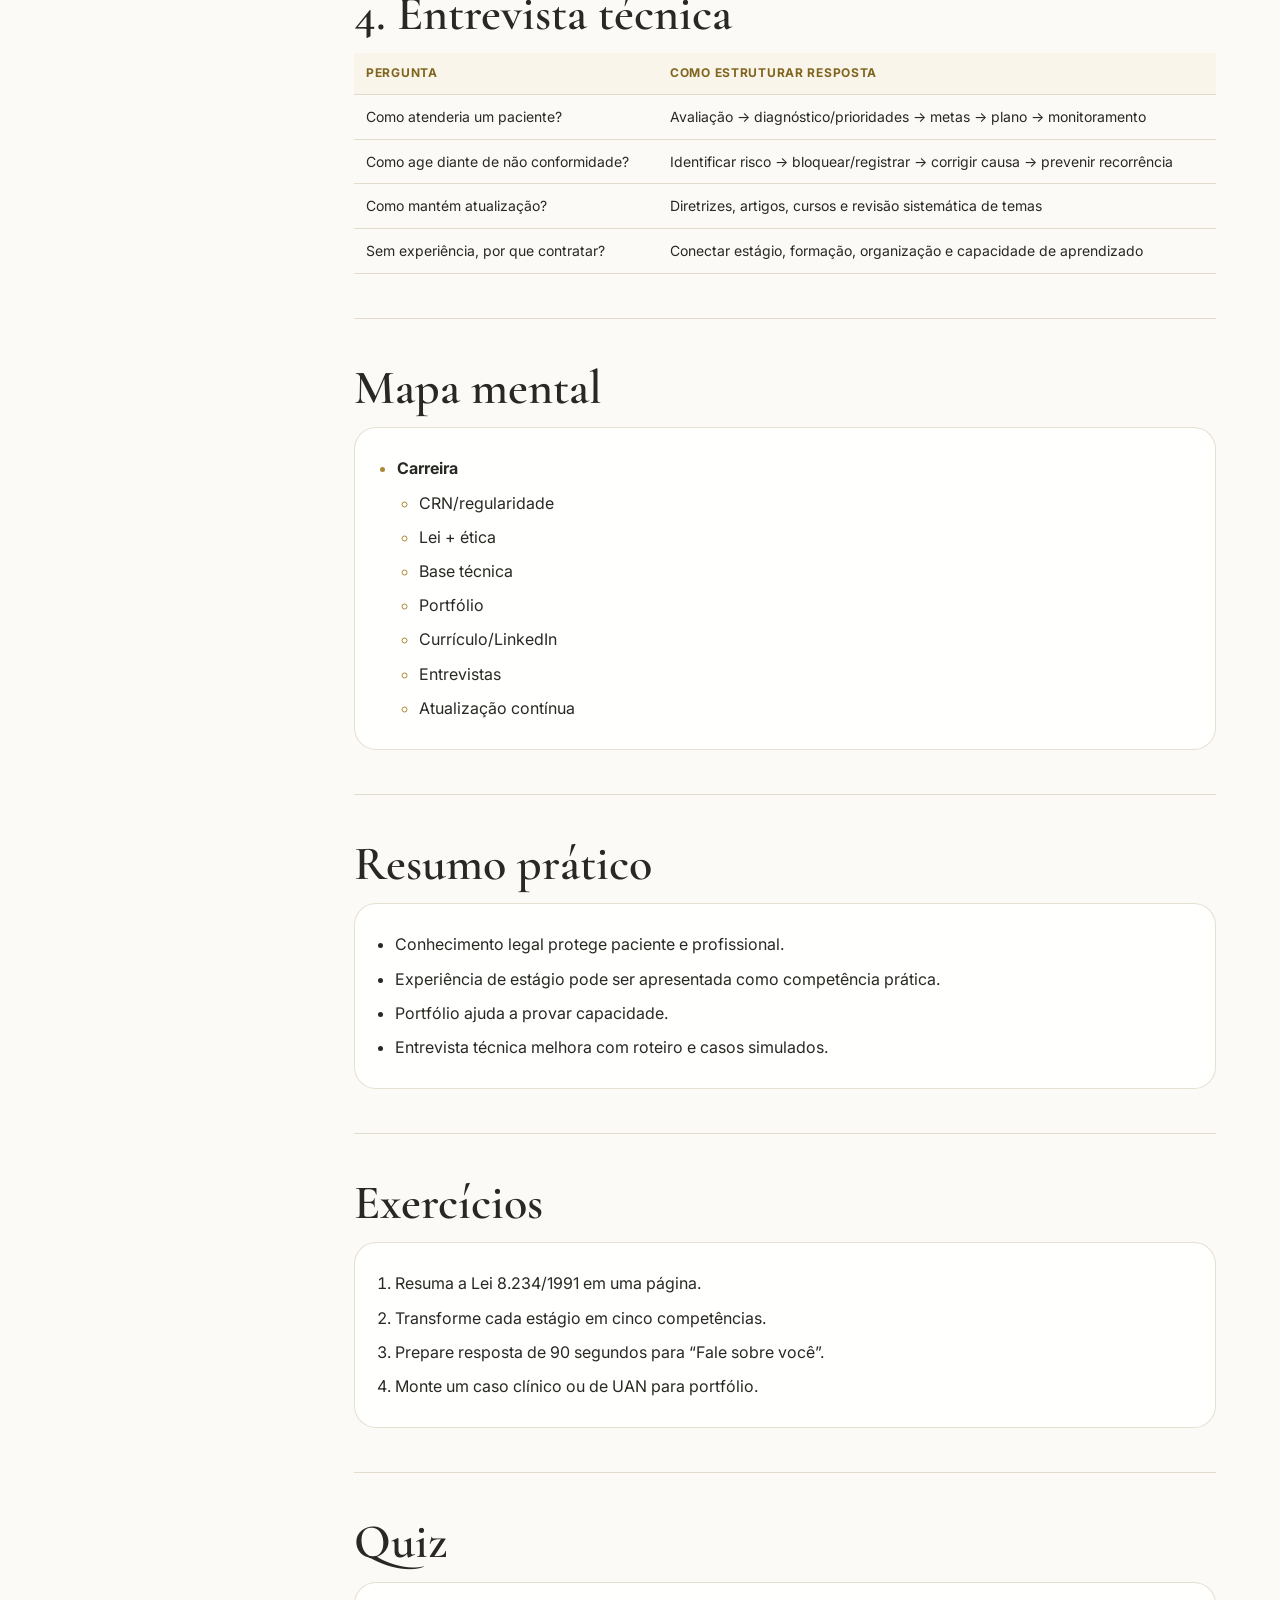
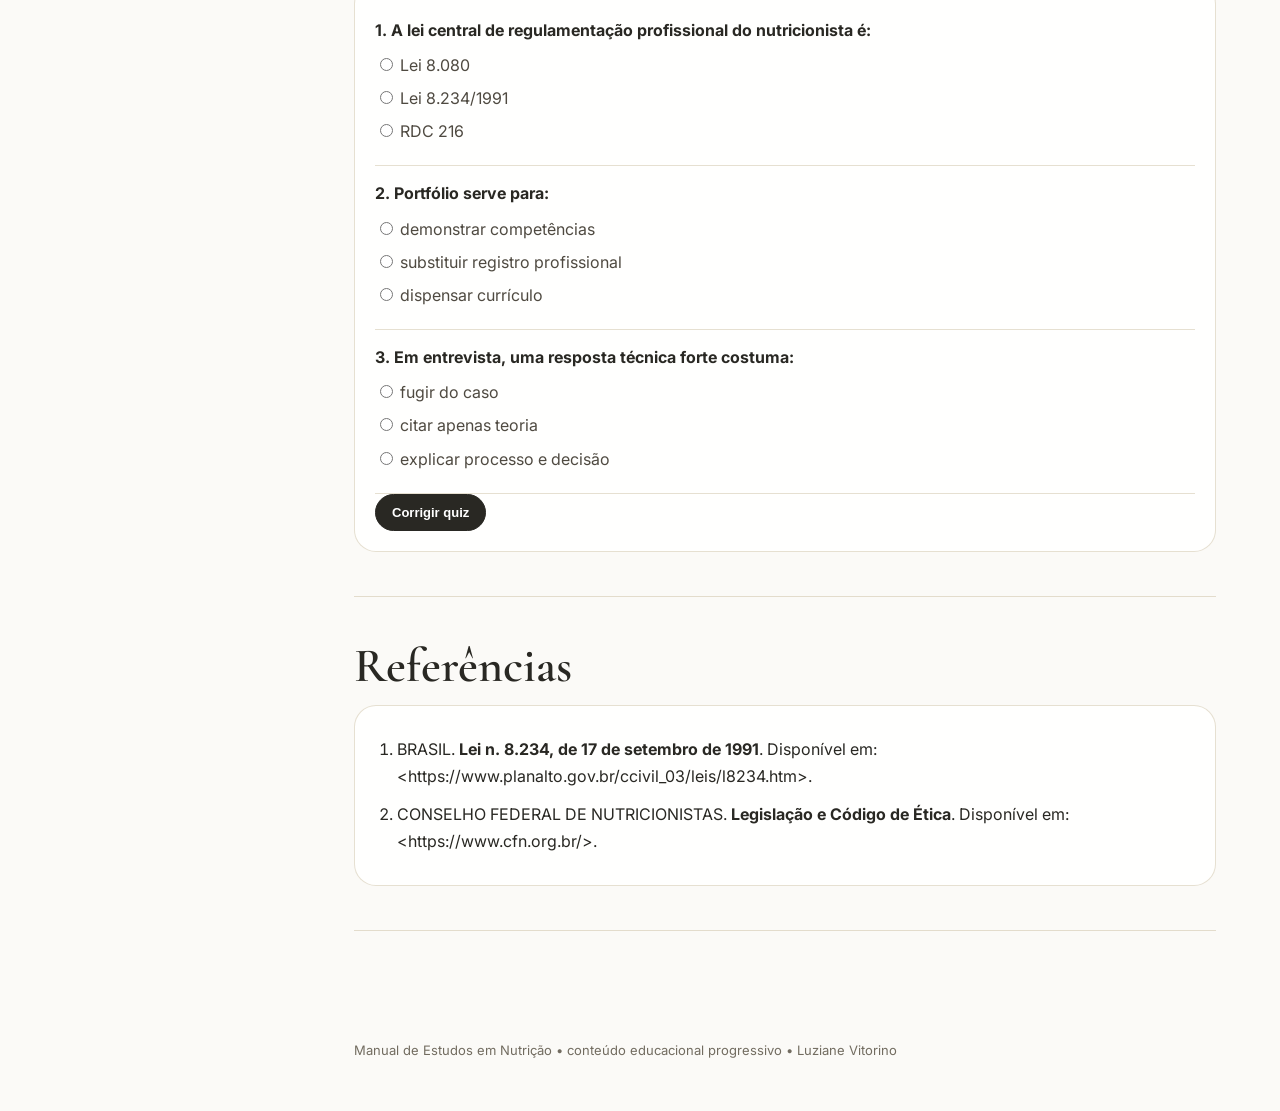
<file: temas/carreira-legislacao.html>
<!doctype html><html lang="pt-BR"><head><meta charset="utf-8"><meta name="viewport" content="width=device-width,initial-scale=1"><title>Carreira &amp; legislação | Manual de Nutrição</title><meta name="description" content="Manual de estudo em Nutrição: Carreira &amp; legislação"><link rel="preconnect" href="https://fonts.googleapis.com"><link rel="preconnect" href="https://fonts.gstatic.com" crossorigin><link href="https://fonts.googleapis.com/css2?family=Cormorant+Garamond:wght@500;600;700&family=Inter:wght@400;500;600;700&display=swap" rel="stylesheet"><link rel="stylesheet" href="../assets/manual.css"><link rel="stylesheet" href="../assets/visual.css"></head><body id="top"><div class="site"><aside><a class="brand" href="../index.html"><img src="../assets/logo-gold.png" alt="Logo Luziane Vitorino"><div><b>Luziane Vitorino</b><small>Manual de Nutrição</small></div></a><div class="nav-title">Manuais</div><nav class="nav"><a class="" href="metodo-estudo.html">Método de estudo</a><a class="" href="fundamentos-biologicos.html">Fundamentos biológicos</a><a class="" href="avaliacao-nutricional.html">Avaliação nutricional</a><a class="" href="clinica-hospitalar.html">Clínica & hospitalar</a><a class="" href="esportiva-suplementacao.html">Esportiva & suplementação</a><a class="" href="uan-saude-publica.html">UAN & saúde pública</a><a class="" href="pesquisa-evidencias.html">Pesquisa & evidências</a><a class="active" href="carreira-legislacao.html">Carreira & legislação</a><a class="" href="casos-revisoes.html">Casos & revisões</a><a class="" href="corpo-humano-nutricao.html">Corpo humano & nutrição</a></nav></aside><main><header class="hero"><span class="eyebrow">Atuação profissional segura</span><h1>Carreira & legislação</h1><p>Conheça a base legal da profissão e transforme formação, estágio e estudo em empregabilidade, portfólio e segurança profissional.</p><div class="actions"><a class="btn primary" href="../index.html">← Início</a><a class="btn" href="#resumo">Resumo</a><a class="btn" href="#quiz">Quiz</a><a class="btn" href="#referencias">Referências</a></div></header><div class="content"><section class="section visual-lab"><h2>Explicação visual interativa</h2><p class="lead">Clique nos quadros para estudar em etapas, com relações visuais e referências consultadas.</p><div data-topic="carreira"></div></section>
<section class="section"><h2>Objetivos de aprendizagem</h2><div class="objectives"><div class="objective"><b>Legislação</b><br>Conhecer bases legais do exercício profissional.</div><div class="objective"><b>Ética</b><br>Tomar decisões coerentes com deveres profissionais.</div><div class="objective"><b>Empregabilidade</b><br>Transformar conhecimento em currículo e entrevista.</div><div class="objective"><b>Portfólio</b><br>Demonstrar competências mesmo antes do primeiro emprego.</div></div></section>
<section class="section"><h2>1. Base legal da profissão</h2><div class="grid"><div class="card"><h3>Lei 8.234/1991</h3><p>Regulamenta a profissão de nutricionista e descreve atividades privativas e campos de atuação.</p></div><div class="card"><h3>Sistema CFN/CRN</h3><p>Normatiza, orienta e fiscaliza o exercício profissional conforme competências legais.</p></div><div class="card"><h3>Código de Ética</h3><p>Orienta direitos, deveres, publicidade, relação com pacientes, colegas e sociedade.</p></div><div class="card"><h3>Resoluções</h3><p>Detalham áreas de atuação, responsabilidade técnica e práticas profissionais.</p></div></div></section>
<section class="section"><h2>2. Como estudar legislação</h2><div class="comic-strip"><article class="panel" data-step="1"><div class="icon">📜</div><h3>Leia a norma</h3><p>Identifique objetivo, alcance e conceitos principais.</p></article><article class="panel" data-step="2"><div class="icon">🔖</div><h3>Separe artigos-chave</h3><p>Privatividades, deveres, proibições, responsabilidade técnica e publicidade.</p></article><article class="panel" data-step="3"><div class="icon">🧠</div><h3>Transforme em casos</h3><p>Pergunte: “Nesta situação, o que seria permitido, exigido ou inadequado?”</p></article><article class="panel" data-step="4"><div class="icon">✅</div><h3>Treine questões</h3><p>Concursos cobram literalidade e aplicação.</p></article></div></section>
<section class="section"><h2>3. Primeiro emprego — estratégia</h2><div class="steps"><div class="step"><div><b>Escolha foco de entrada.</b> Clínica, UAN, hospital, saúde pública ou pesquisa.</div></div><div class="step"><div><b>Traduza estágio em competência.</b> Descreva o que você avaliou, executou e acompanhou.</div></div><div class="step"><div><b>Prepare casos simulados.</b> Demonstre raciocínio e segurança em entrevistas.</div></div><div class="step"><div><b>Monte portfólio.</b> Cardápios simulados, avaliação, educação nutricional, projeto de UAN e resumo científico.</div></div><div class="step"><div><b>Atualize LinkedIn/currículo.</b> Use palavras-chave da vaga e resultados concretos.</div></div></div></section>
<section class="section"><h2>4. Entrevista técnica</h2><div class="table-wrap"><table class="table"><thead><tr><th>Pergunta</th><th>Como estruturar resposta</th></tr></thead><tbody><tr><td>Como atenderia um paciente?</td><td>Avaliação → diagnóstico/prioridades → metas → plano → monitoramento</td></tr><tr><td>Como age diante de não conformidade?</td><td>Identificar risco → bloquear/registrar → corrigir causa → prevenir recorrência</td></tr><tr><td>Como mantém atualização?</td><td>Diretrizes, artigos, cursos e revisão sistemática de temas</td></tr><tr><td>Sem experiência, por que contratar?</td><td>Conectar estágio, formação, organização e capacidade de aprendizado</td></tr></tbody></table></div></section>
<section class="section"><h2>Mapa mental</h2><div class="mindmap"><ul><li><b>Carreira</b><ul><li>CRN/regularidade</li><li>Lei + ética</li><li>Base técnica</li><li>Portfólio</li><li>Currículo/LinkedIn</li><li>Entrevistas</li><li>Atualização contínua</li></ul></li></ul></div></section>
<section class="section" id="resumo"><h2>Resumo prático</h2><div class="summary-box"><ul><li>Conhecimento legal protege paciente e profissional.</li><li>Experiência de estágio pode ser apresentada como competência prática.</li><li>Portfólio ajuda a provar capacidade.</li><li>Entrevista técnica melhora com roteiro e casos simulados.</li></ul></div></section>
<section class="section"><h2>Exercícios</h2><div class="exercise"><ol><li>Resuma a Lei 8.234/1991 em uma página.</li><li>Transforme cada estágio em cinco competências.</li><li>Prepare resposta de 90 segundos para “Fale sobre você”.</li><li>Monte um caso clínico ou de UAN para portfólio.</li></ol></div></section>
<section class="section" id="quiz"><h2>Quiz</h2><form class="quiz"><div class="question" data-answer="b"><p>1. A lei central de regulamentação profissional do nutricionista é:</p><label><input type="radio" name="q1" value="a"> Lei 8.080</label><label><input type="radio" name="q1" value="b"> Lei 8.234/1991</label><label><input type="radio" name="q1" value="c"> RDC 216</label></div><div class="question" data-answer="a"><p>2. Portfólio serve para:</p><label><input type="radio" name="q2" value="a"> demonstrar competências</label><label><input type="radio" name="q2" value="b"> substituir registro profissional</label><label><input type="radio" name="q2" value="c"> dispensar currículo</label></div><div class="question" data-answer="c"><p>3. Em entrevista, uma resposta técnica forte costuma:</p><label><input type="radio" name="q3" value="a"> fugir do caso</label><label><input type="radio" name="q3" value="b"> citar apenas teoria</label><label><input type="radio" name="q3" value="c"> explicar processo e decisão</label></div><button class="btn primary quiz-check" type="button">Corrigir quiz</button></form></section>
<section class="section" id="referencias"><h2>Referências</h2><div class="refs"><ol><li>BRASIL. <b>Lei n. 8.234, de 17 de setembro de 1991</b>. Disponível em: &lt;https://www.planalto.gov.br/ccivil_03/leis/l8234.htm&gt;.</li><li>CONSELHO FEDERAL DE NUTRICIONISTAS. <b>Legislação e Código de Ética</b>. Disponível em: &lt;https://www.cfn.org.br/&gt;.</li></ol></div></section></div><div class="foot">Manual de Estudos em Nutrição • conteúdo educacional progressivo • Luziane Vitorino</div></main></div><script src="../assets/manual.js"></script><script src="../assets/visual.js"></script></body></html>
</file>
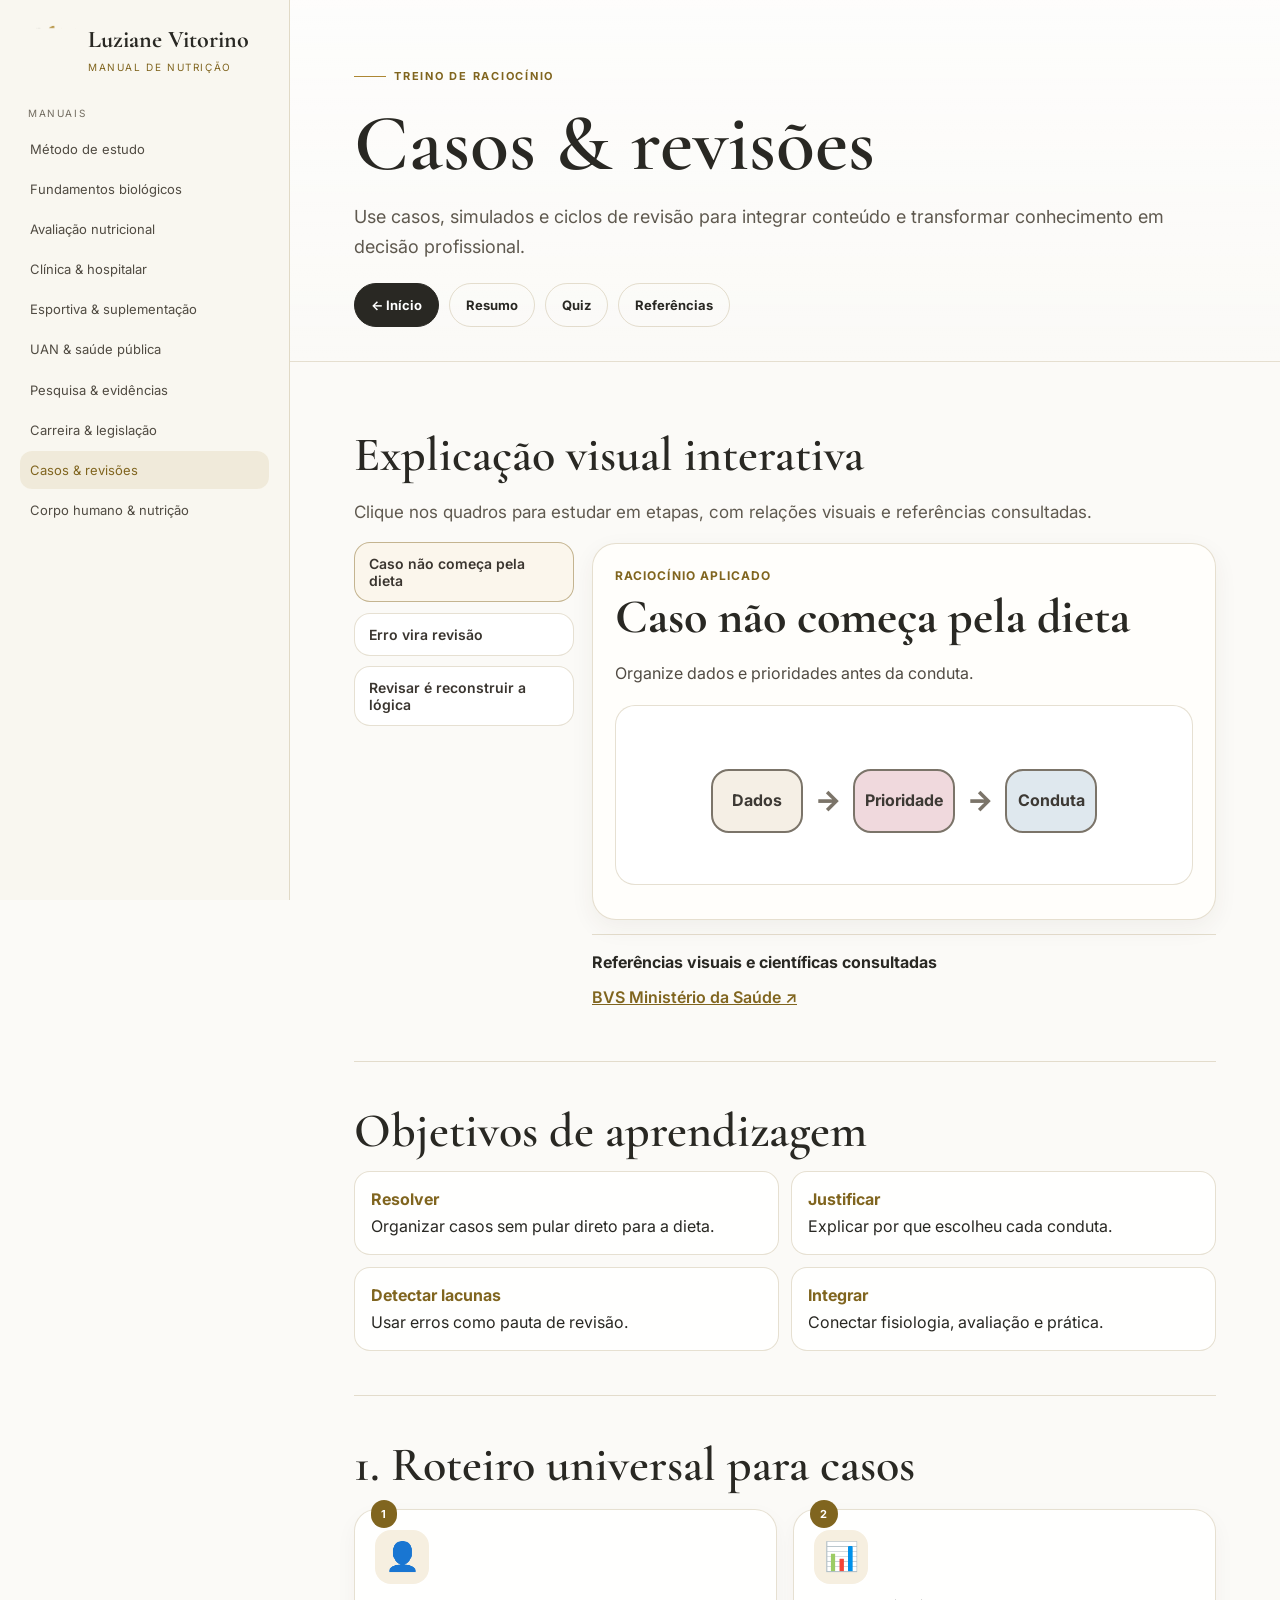
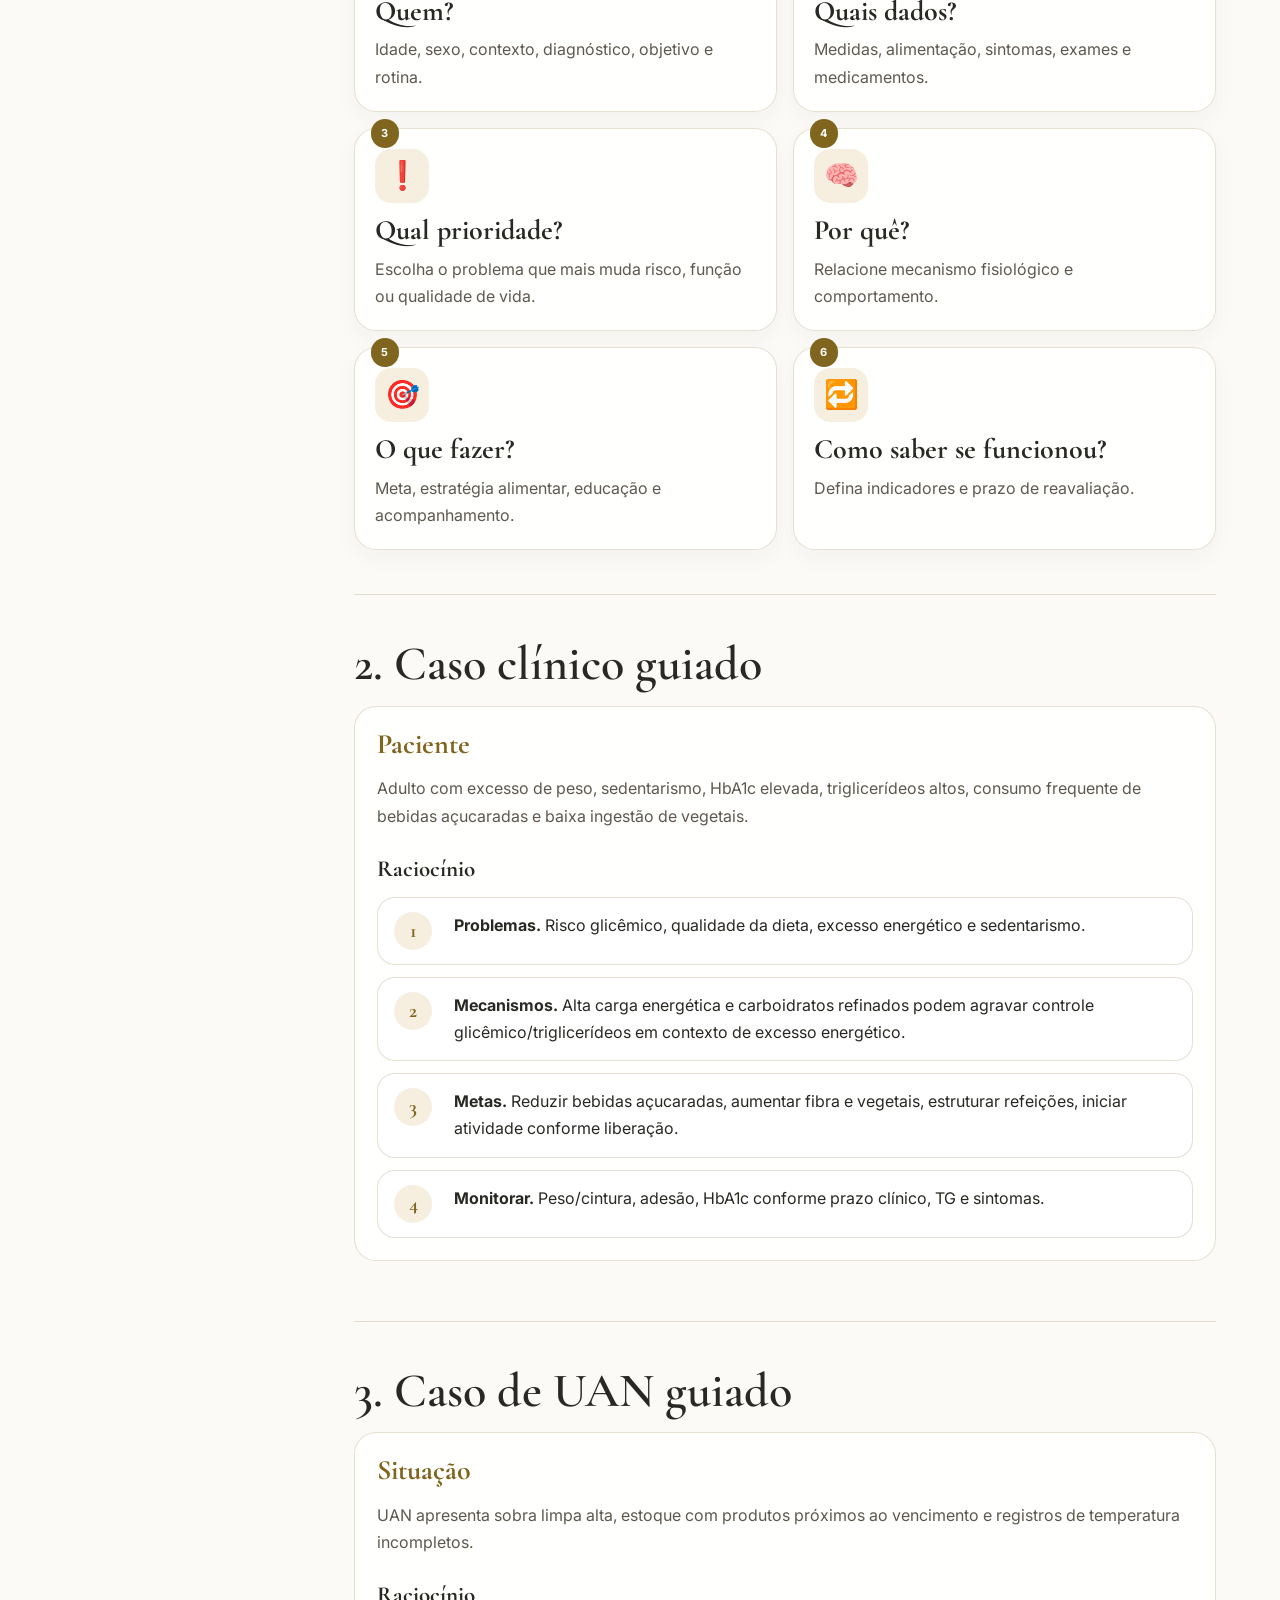
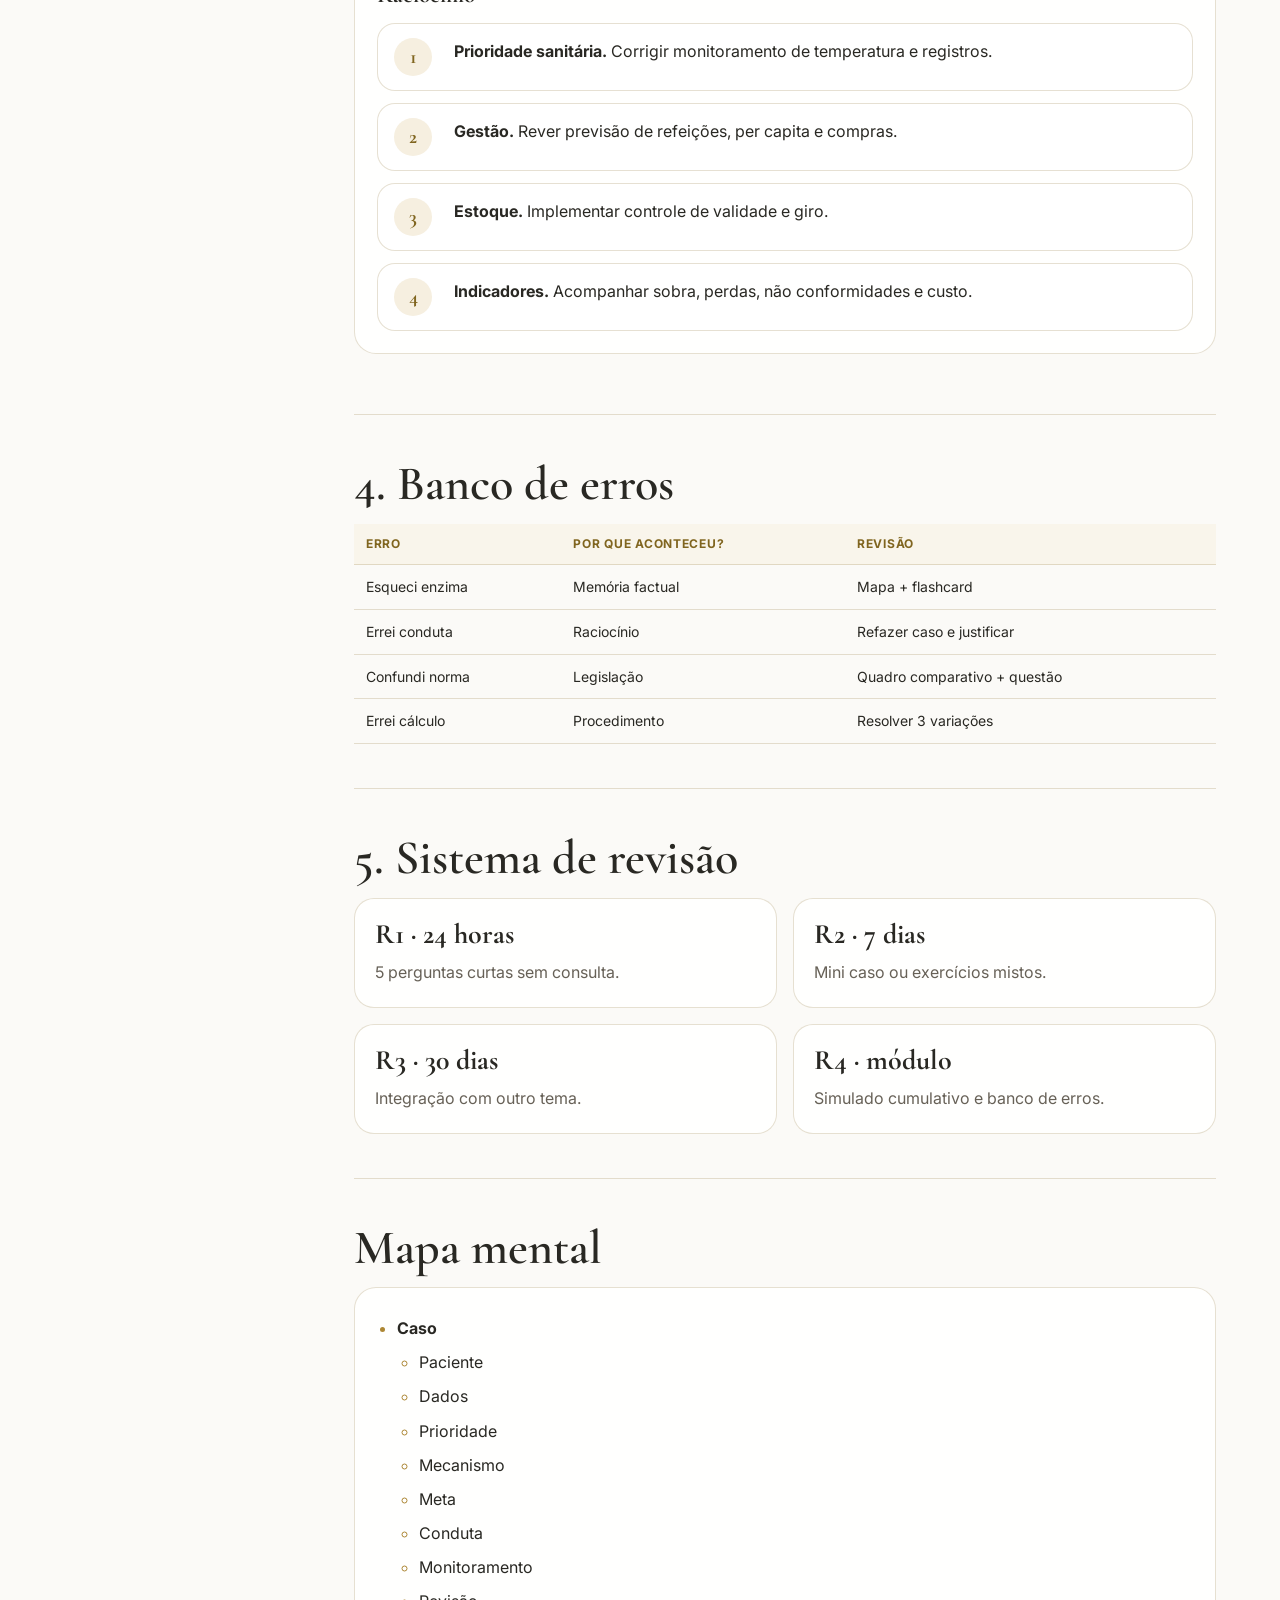
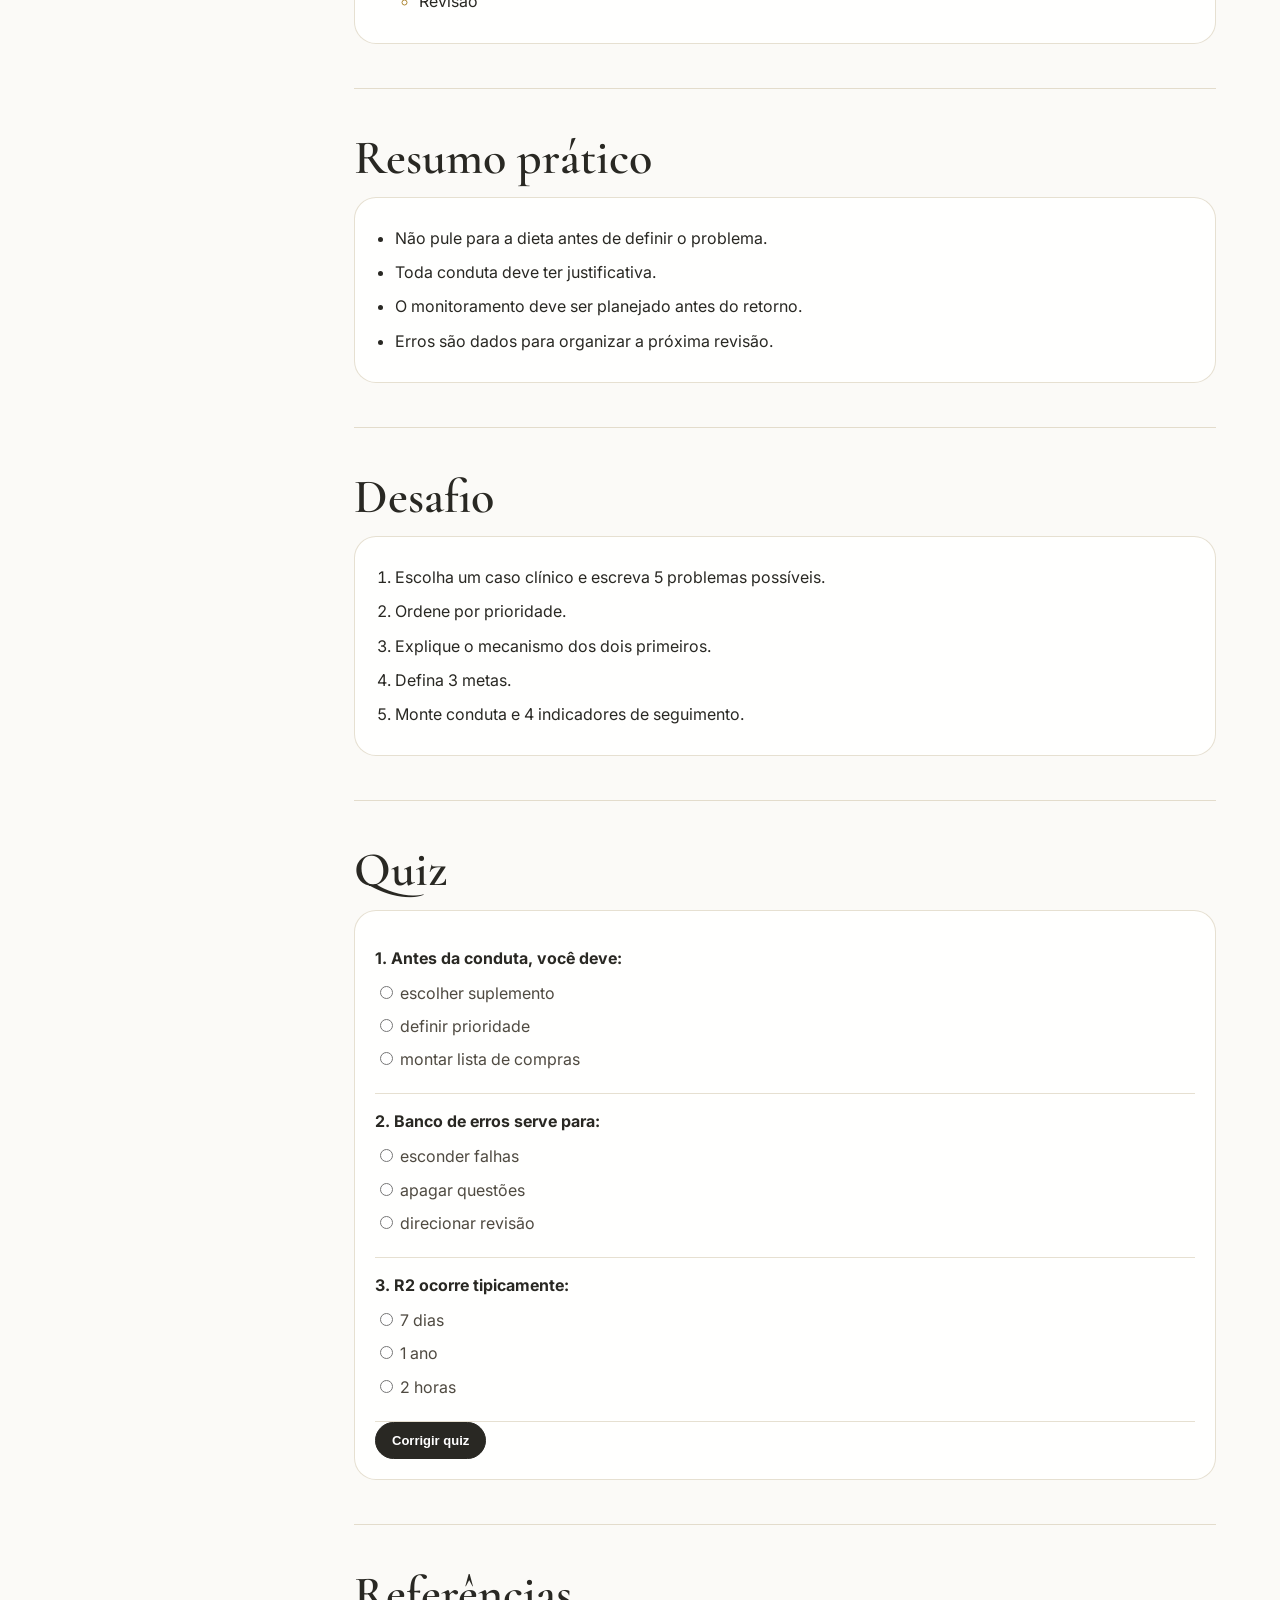
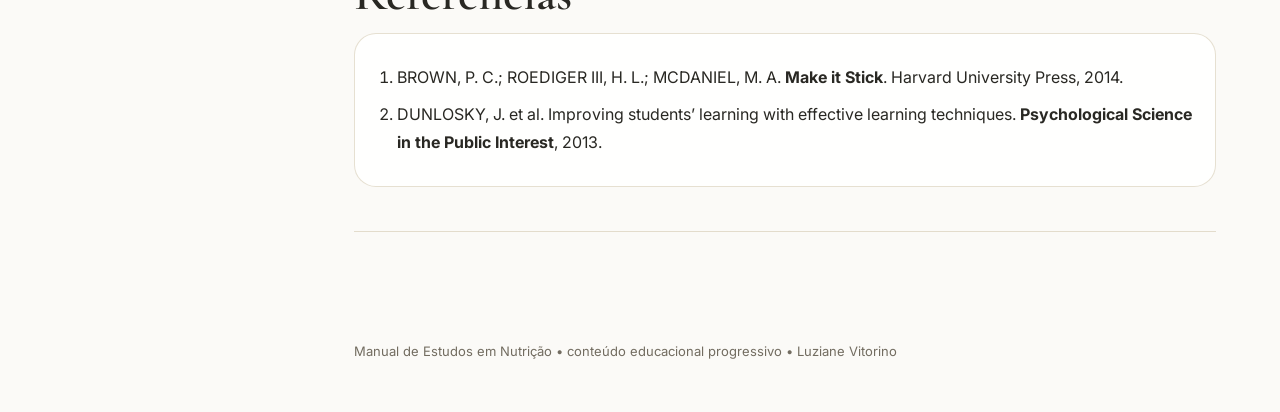
<file: temas/casos-revisoes.html>
<!doctype html><html lang="pt-BR"><head><meta charset="utf-8"><meta name="viewport" content="width=device-width,initial-scale=1"><title>Casos &amp; revisões | Manual de Nutrição</title><meta name="description" content="Manual de estudo em Nutrição: Casos &amp; revisões"><link rel="preconnect" href="https://fonts.googleapis.com"><link rel="preconnect" href="https://fonts.gstatic.com" crossorigin><link href="https://fonts.googleapis.com/css2?family=Cormorant+Garamond:wght@500;600;700&family=Inter:wght@400;500;600;700&display=swap" rel="stylesheet"><link rel="stylesheet" href="../assets/manual.css"><link rel="stylesheet" href="../assets/visual.css"></head><body id="top"><div class="site"><aside><a class="brand" href="../index.html"><img src="../assets/logo-gold.png" alt="Logo Luziane Vitorino"><div><b>Luziane Vitorino</b><small>Manual de Nutrição</small></div></a><div class="nav-title">Manuais</div><nav class="nav"><a class="" href="metodo-estudo.html">Método de estudo</a><a class="" href="fundamentos-biologicos.html">Fundamentos biológicos</a><a class="" href="avaliacao-nutricional.html">Avaliação nutricional</a><a class="" href="clinica-hospitalar.html">Clínica & hospitalar</a><a class="" href="esportiva-suplementacao.html">Esportiva & suplementação</a><a class="" href="uan-saude-publica.html">UAN & saúde pública</a><a class="" href="pesquisa-evidencias.html">Pesquisa & evidências</a><a class="" href="carreira-legislacao.html">Carreira & legislação</a><a class="active" href="casos-revisoes.html">Casos & revisões</a><a class="" href="corpo-humano-nutricao.html">Corpo humano & nutrição</a></nav></aside><main><header class="hero"><span class="eyebrow">Treino de raciocínio</span><h1>Casos & revisões</h1><p>Use casos, simulados e ciclos de revisão para integrar conteúdo e transformar conhecimento em decisão profissional.</p><div class="actions"><a class="btn primary" href="../index.html">← Início</a><a class="btn" href="#resumo">Resumo</a><a class="btn" href="#quiz">Quiz</a><a class="btn" href="#referencias">Referências</a></div></header><div class="content"><section class="section visual-lab"><h2>Explicação visual interativa</h2><p class="lead">Clique nos quadros para estudar em etapas, com relações visuais e referências consultadas.</p><div data-topic="casos"></div></section>
<section class="section"><h2>Objetivos de aprendizagem</h2><div class="objectives"><div class="objective"><b>Resolver</b><br>Organizar casos sem pular direto para a dieta.</div><div class="objective"><b>Justificar</b><br>Explicar por que escolheu cada conduta.</div><div class="objective"><b>Detectar lacunas</b><br>Usar erros como pauta de revisão.</div><div class="objective"><b>Integrar</b><br>Conectar fisiologia, avaliação e prática.</div></div></section>
<section class="section"><h2>1. Roteiro universal para casos</h2><div class="comic-strip"><article class="panel" data-step="1"><div class="icon">👤</div><h3>Quem?</h3><p>Idade, sexo, contexto, diagnóstico, objetivo e rotina.</p></article><article class="panel" data-step="2"><div class="icon">📊</div><h3>Quais dados?</h3><p>Medidas, alimentação, sintomas, exames e medicamentos.</p></article><article class="panel" data-step="3"><div class="icon">❗</div><h3>Qual prioridade?</h3><p>Escolha o problema que mais muda risco, função ou qualidade de vida.</p></article><article class="panel" data-step="4"><div class="icon">🧠</div><h3>Por quê?</h3><p>Relacione mecanismo fisiológico e comportamento.</p></article><article class="panel" data-step="5"><div class="icon">🎯</div><h3>O que fazer?</h3><p>Meta, estratégia alimentar, educação e acompanhamento.</p></article><article class="panel" data-step="6"><div class="icon">🔁</div><h3>Como saber se funcionou?</h3><p>Defina indicadores e prazo de reavaliação.</p></article></div></section>
<section class="section"><h2>2. Caso clínico guiado</h2><div class="subtopic"><h3>Paciente</h3><p>Adulto com excesso de peso, sedentarismo, HbA1c elevada, triglicerídeos altos, consumo frequente de bebidas açucaradas e baixa ingestão de vegetais.</p><h4>Raciocínio</h4><div class="steps"><div class="step"><div><b>Problemas.</b> Risco glicêmico, qualidade da dieta, excesso energético e sedentarismo.</div></div><div class="step"><div><b>Mecanismos.</b> Alta carga energética e carboidratos refinados podem agravar controle glicêmico/triglicerídeos em contexto de excesso energético.</div></div><div class="step"><div><b>Metas.</b> Reduzir bebidas açucaradas, aumentar fibra e vegetais, estruturar refeições, iniciar atividade conforme liberação.</div></div><div class="step"><div><b>Monitorar.</b> Peso/cintura, adesão, HbA1c conforme prazo clínico, TG e sintomas.</div></div></div></div></section>
<section class="section"><h2>3. Caso de UAN guiado</h2><div class="subtopic"><h3>Situação</h3><p>UAN apresenta sobra limpa alta, estoque com produtos próximos ao vencimento e registros de temperatura incompletos.</p><h4>Raciocínio</h4><div class="steps"><div class="step"><div><b>Prioridade sanitária.</b> Corrigir monitoramento de temperatura e registros.</div></div><div class="step"><div><b>Gestão.</b> Rever previsão de refeições, per capita e compras.</div></div><div class="step"><div><b>Estoque.</b> Implementar controle de validade e giro.</div></div><div class="step"><div><b>Indicadores.</b> Acompanhar sobra, perdas, não conformidades e custo.</div></div></div></div></section>
<section class="section"><h2>4. Banco de erros</h2><div class="table-wrap"><table class="table"><thead><tr><th>Erro</th><th>Por que aconteceu?</th><th>Revisão</th></tr></thead><tbody><tr><td>Esqueci enzima</td><td>Memória factual</td><td>Mapa + flashcard</td></tr><tr><td>Errei conduta</td><td>Raciocínio</td><td>Refazer caso e justificar</td></tr><tr><td>Confundi norma</td><td>Legislação</td><td>Quadro comparativo + questão</td></tr><tr><td>Errei cálculo</td><td>Procedimento</td><td>Resolver 3 variações</td></tr></tbody></table></div></section>
<section class="section"><h2>5. Sistema de revisão</h2><div class="grid"><div class="card"><h3>R1 · 24 horas</h3><p>5 perguntas curtas sem consulta.</p></div><div class="card"><h3>R2 · 7 dias</h3><p>Mini caso ou exercícios mistos.</p></div><div class="card"><h3>R3 · 30 dias</h3><p>Integração com outro tema.</p></div><div class="card"><h3>R4 · módulo</h3><p>Simulado cumulativo e banco de erros.</p></div></div></section>
<section class="section"><h2>Mapa mental</h2><div class="mindmap"><ul><li><b>Caso</b><ul><li>Paciente</li><li>Dados</li><li>Prioridade</li><li>Mecanismo</li><li>Meta</li><li>Conduta</li><li>Monitoramento</li><li>Revisão</li></ul></li></ul></div></section>
<section class="section" id="resumo"><h2>Resumo prático</h2><div class="summary-box"><ul><li>Não pule para a dieta antes de definir o problema.</li><li>Toda conduta deve ter justificativa.</li><li>O monitoramento deve ser planejado antes do retorno.</li><li>Erros são dados para organizar a próxima revisão.</li></ul></div></section>
<section class="section"><h2>Desafio</h2><div class="exercise"><ol><li>Escolha um caso clínico e escreva 5 problemas possíveis.</li><li>Ordene por prioridade.</li><li>Explique o mecanismo dos dois primeiros.</li><li>Defina 3 metas.</li><li>Monte conduta e 4 indicadores de seguimento.</li></ol></div></section>
<section class="section" id="quiz"><h2>Quiz</h2><form class="quiz"><div class="question" data-answer="b"><p>1. Antes da conduta, você deve:</p><label><input type="radio" name="q1" value="a"> escolher suplemento</label><label><input type="radio" name="q1" value="b"> definir prioridade</label><label><input type="radio" name="q1" value="c"> montar lista de compras</label></div><div class="question" data-answer="c"><p>2. Banco de erros serve para:</p><label><input type="radio" name="q2" value="a"> esconder falhas</label><label><input type="radio" name="q2" value="b"> apagar questões</label><label><input type="radio" name="q2" value="c"> direcionar revisão</label></div><div class="question" data-answer="a"><p>3. R2 ocorre tipicamente:</p><label><input type="radio" name="q3" value="a"> 7 dias</label><label><input type="radio" name="q3" value="b"> 1 ano</label><label><input type="radio" name="q3" value="c"> 2 horas</label></div><button class="btn primary quiz-check" type="button">Corrigir quiz</button></form></section>
<section class="section" id="referencias"><h2>Referências</h2><div class="refs"><ol><li>BROWN, P. C.; ROEDIGER III, H. L.; MCDANIEL, M. A. <b>Make it Stick</b>. Harvard University Press, 2014.</li><li>DUNLOSKY, J. et al. Improving students’ learning with effective learning techniques. <b>Psychological Science in the Public Interest</b>, 2013.</li></ol></div></section></div><div class="foot">Manual de Estudos em Nutrição • conteúdo educacional progressivo • Luziane Vitorino</div></main></div><script src="../assets/manual.js"></script><script src="../assets/visual.js"></script></body></html>
</file>
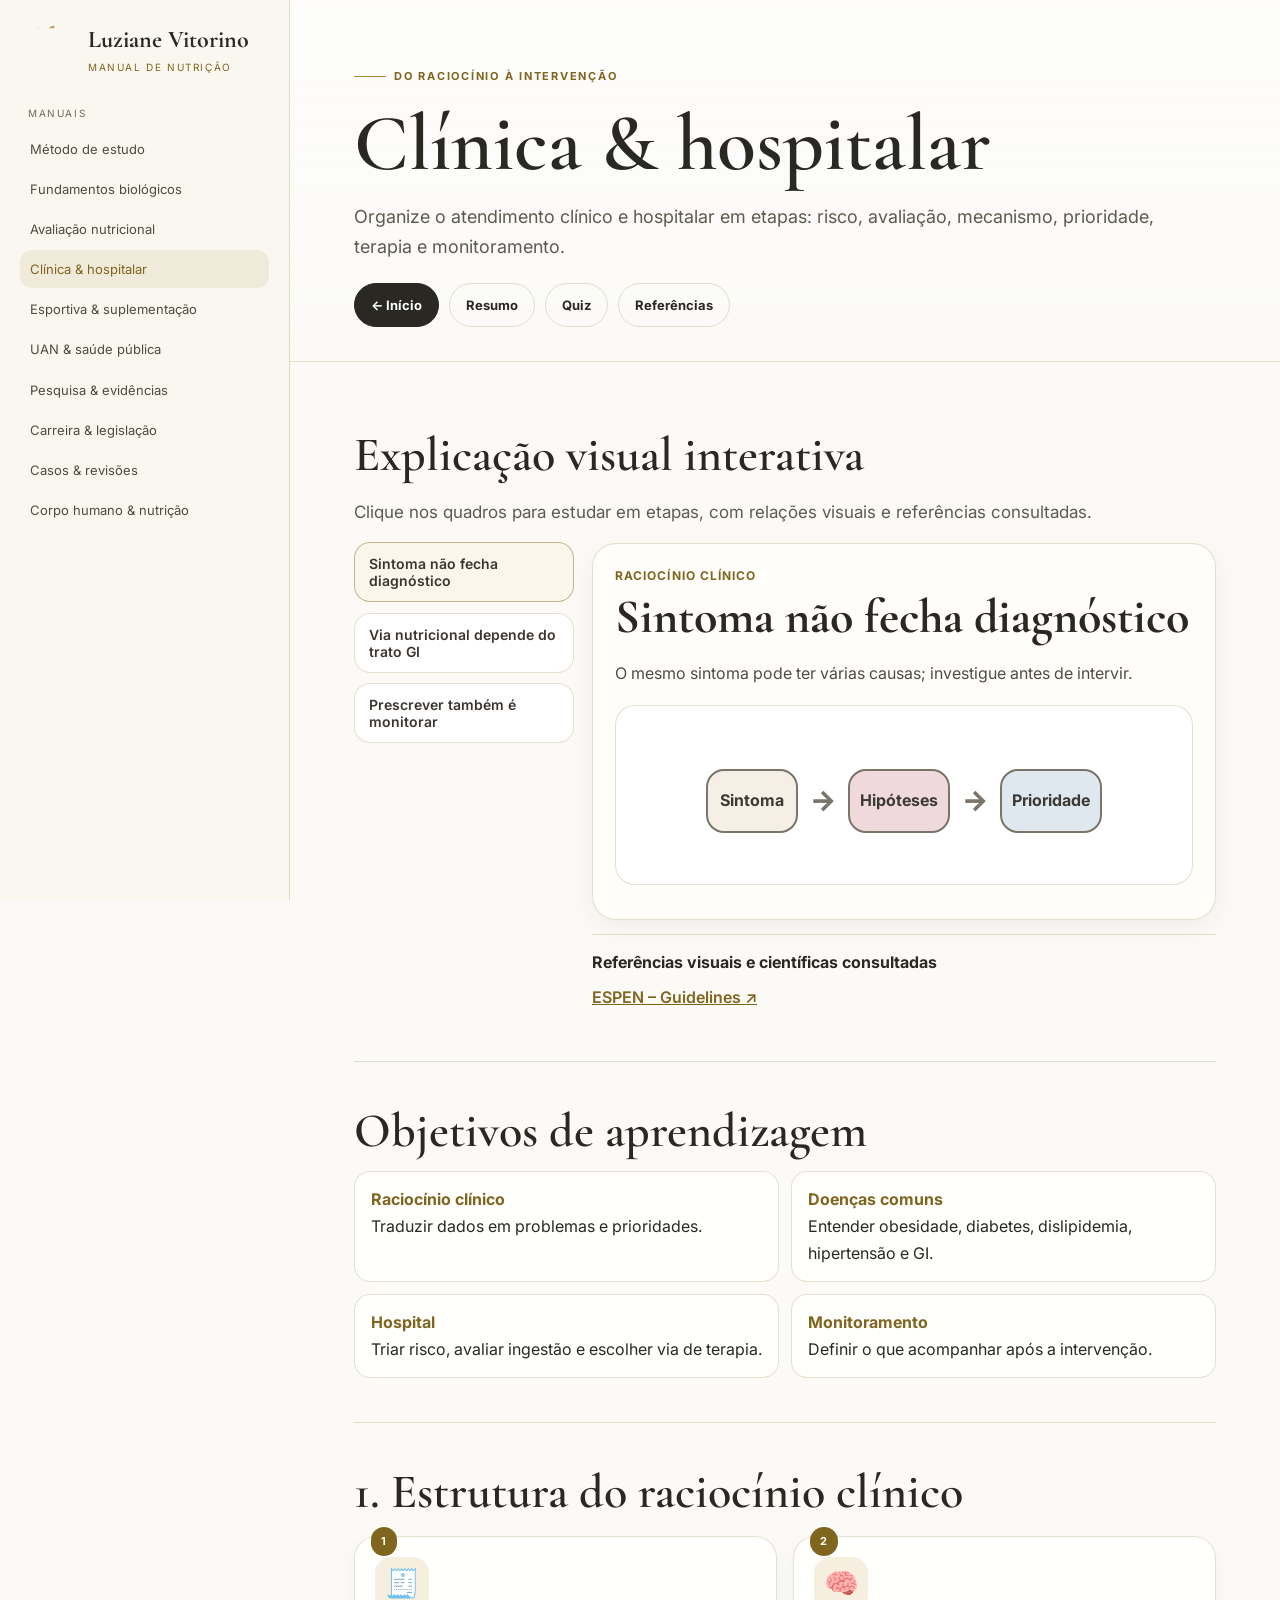
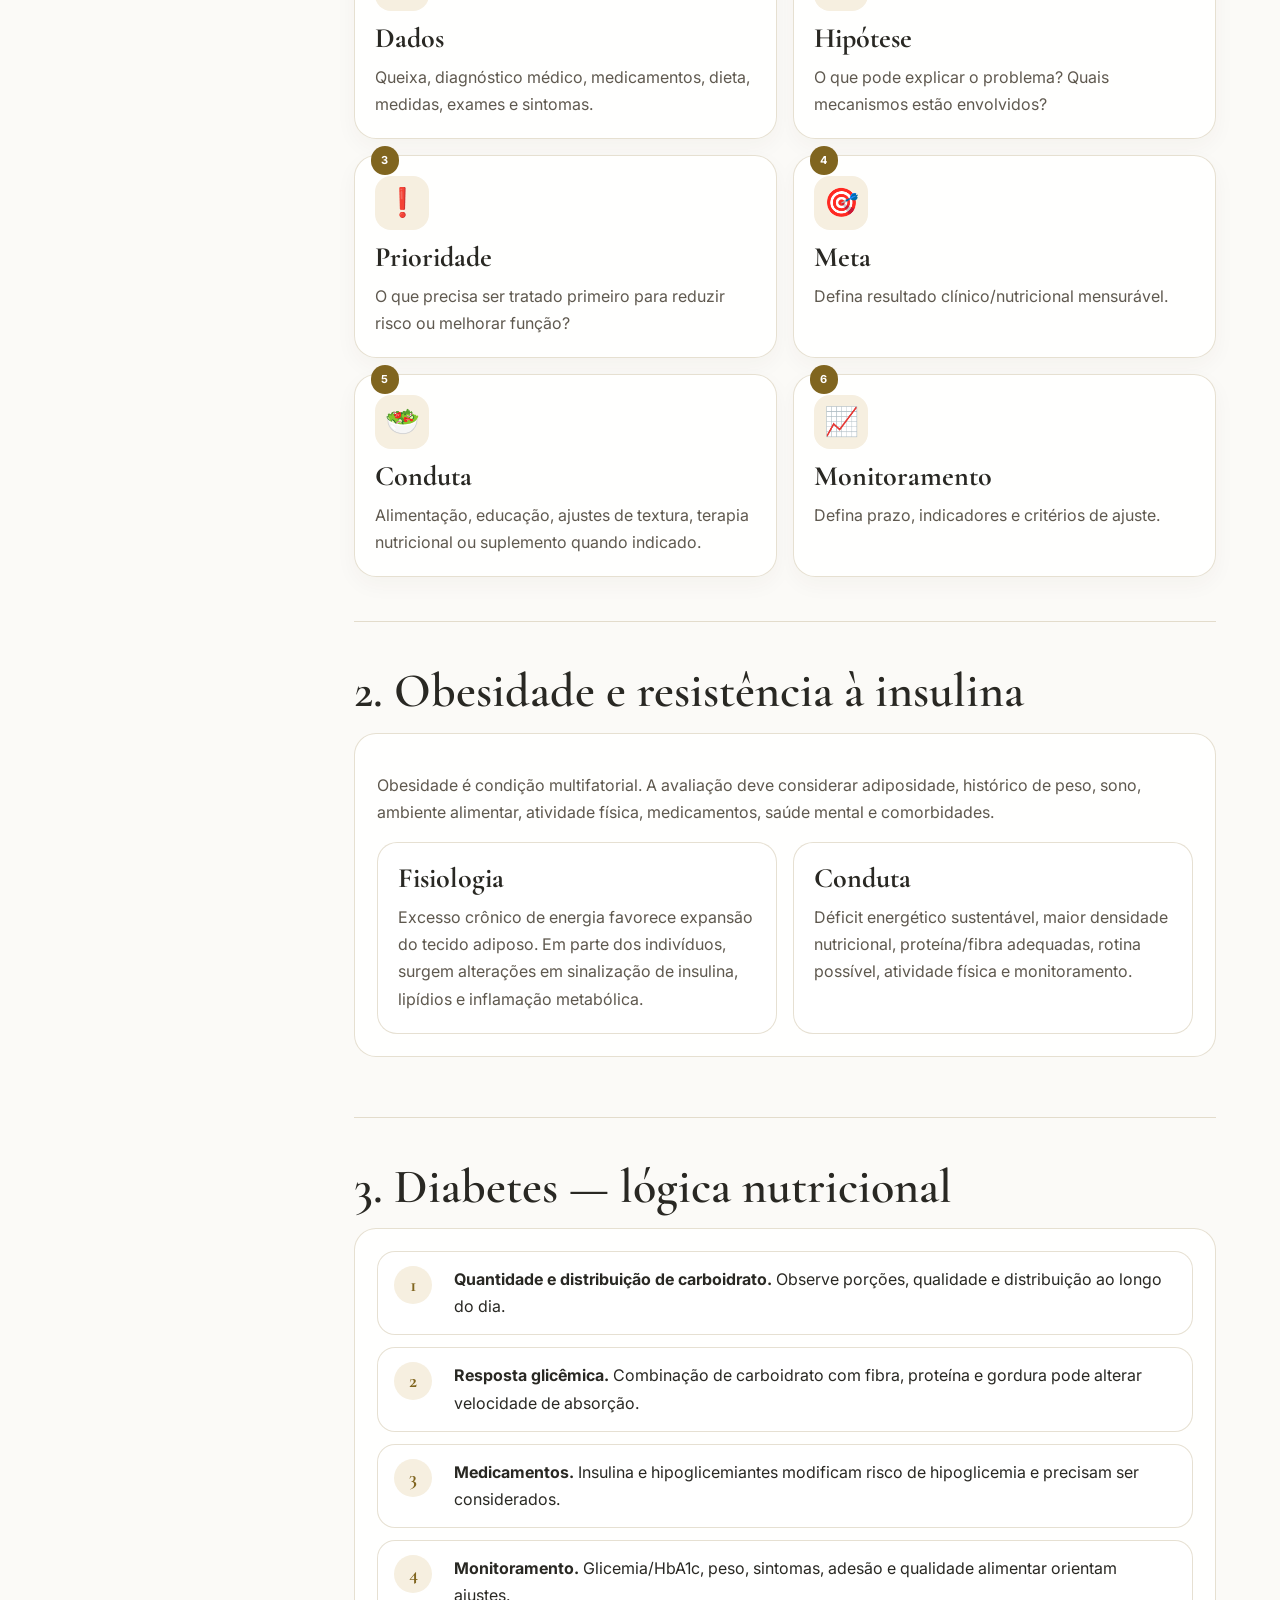
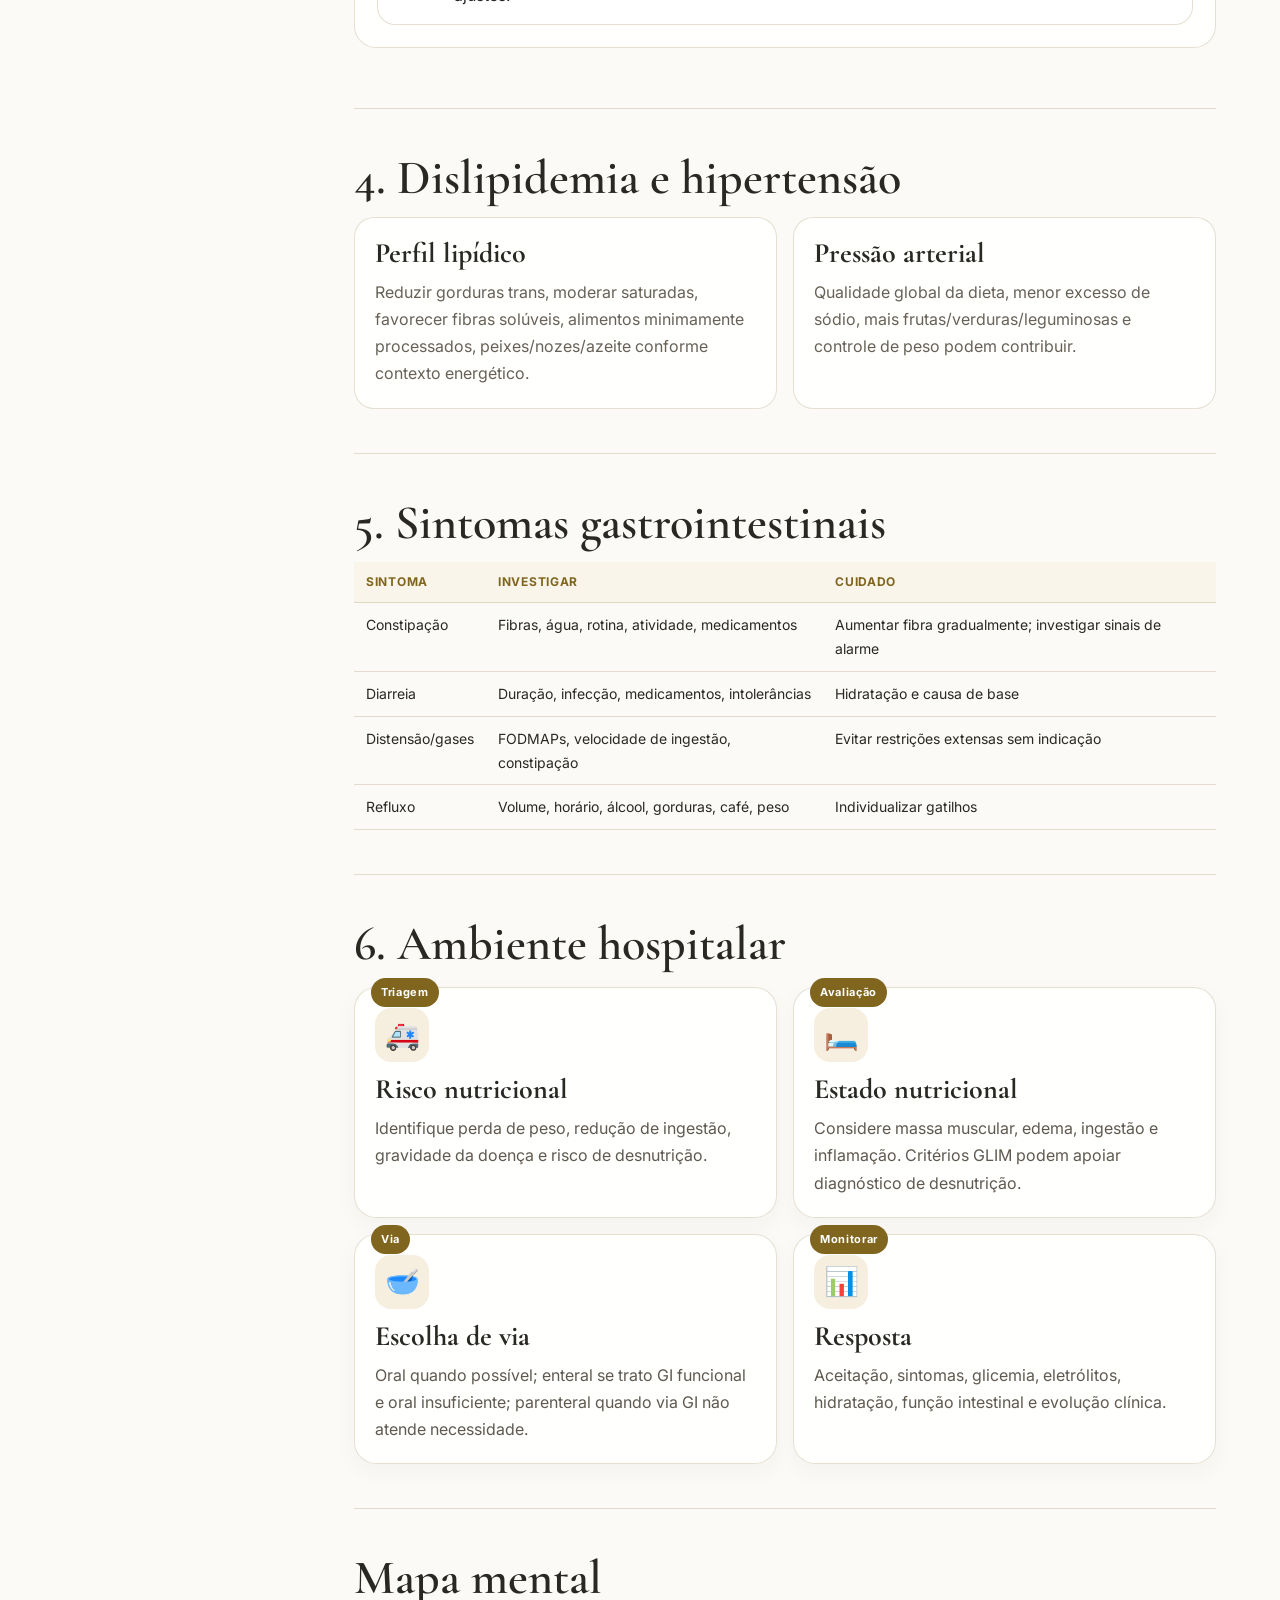
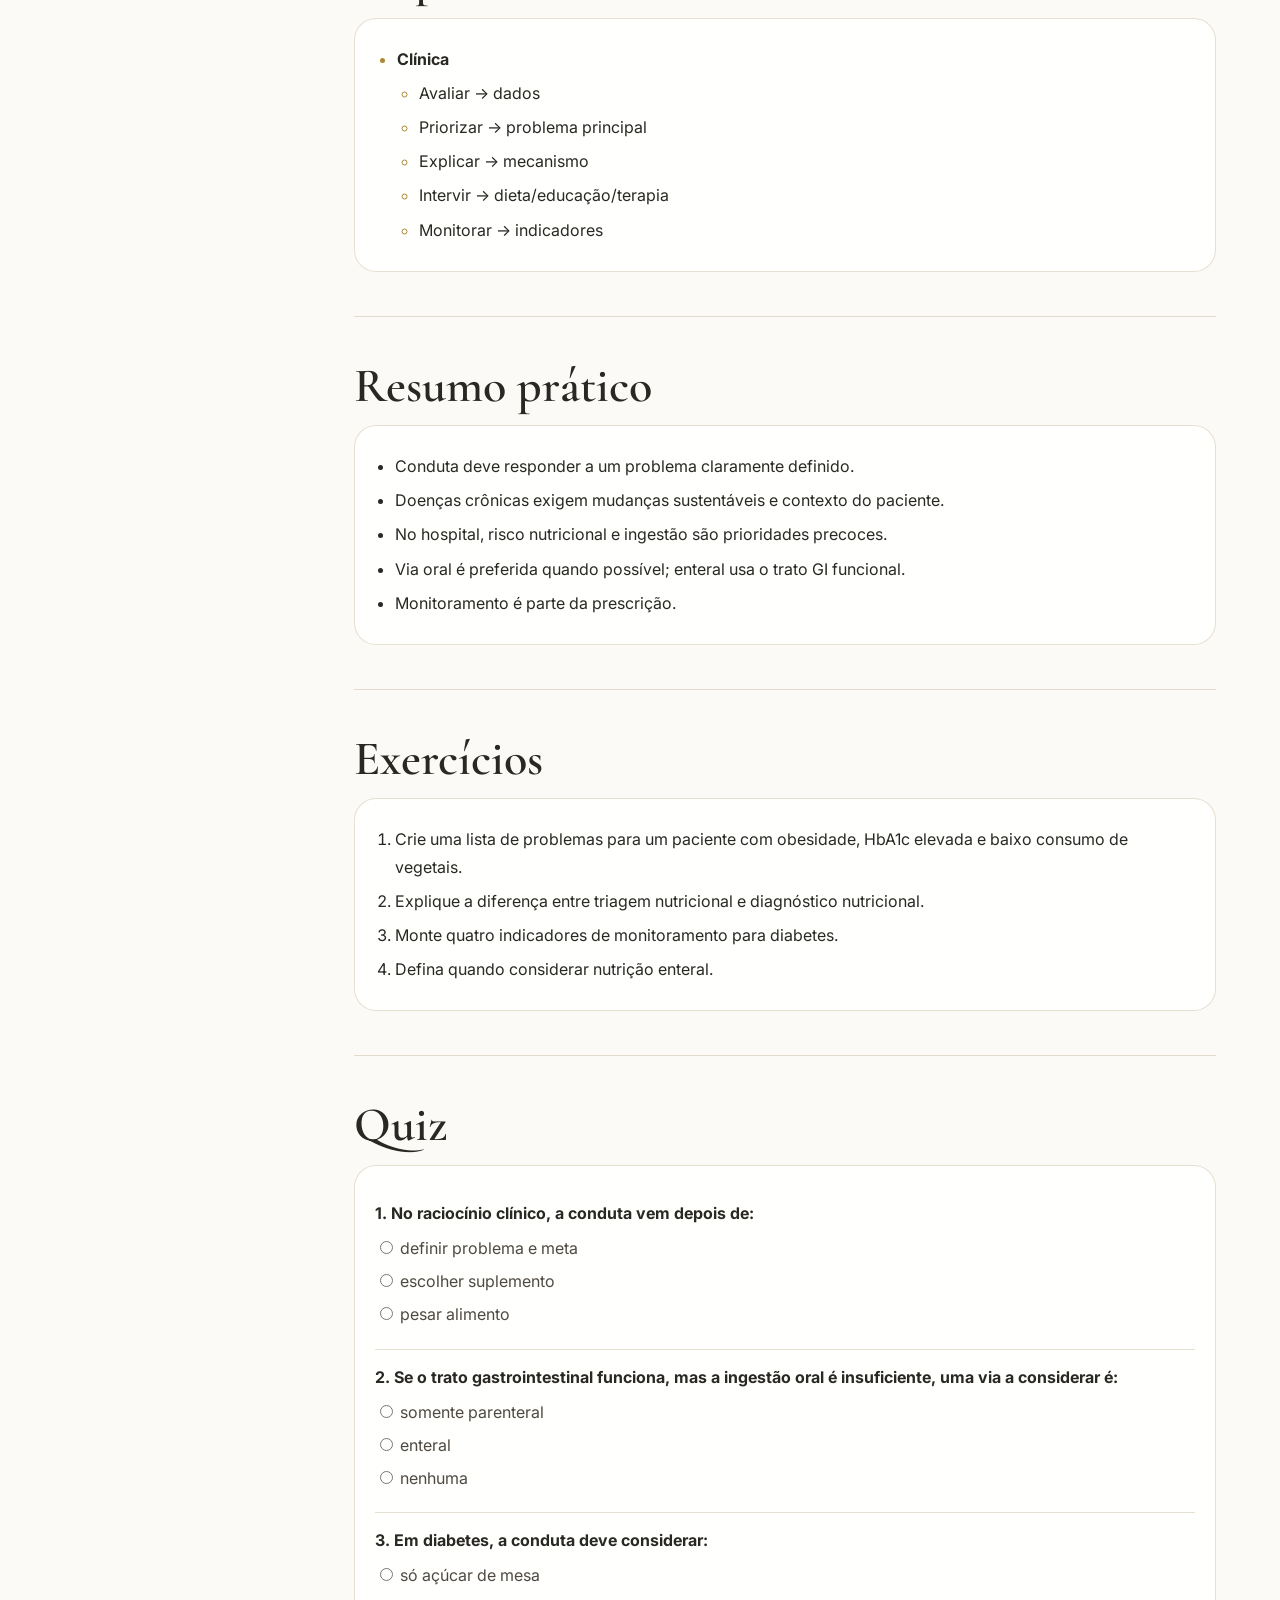
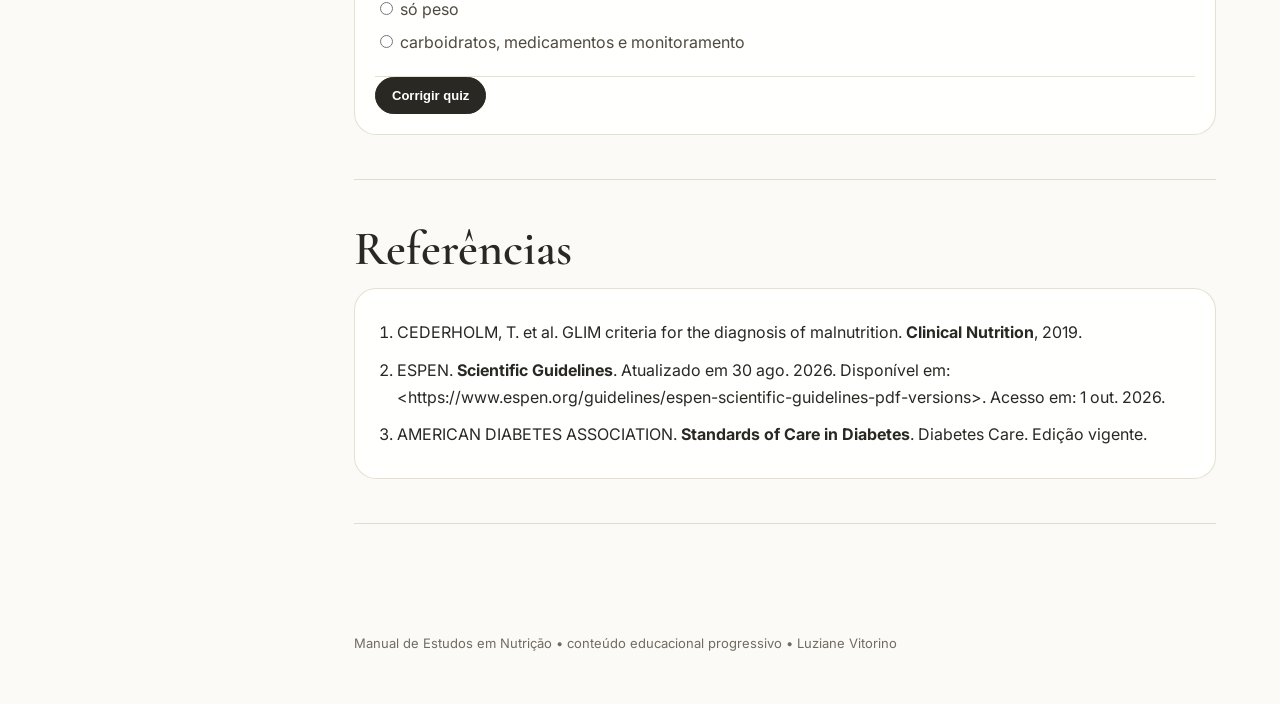
<file: temas/clinica-hospitalar.html>
<!doctype html><html lang="pt-BR"><head><meta charset="utf-8"><meta name="viewport" content="width=device-width,initial-scale=1"><title>Clínica &amp; hospitalar | Manual de Nutrição</title><meta name="description" content="Manual de estudo em Nutrição: Clínica &amp; hospitalar"><link rel="preconnect" href="https://fonts.googleapis.com"><link rel="preconnect" href="https://fonts.gstatic.com" crossorigin><link href="https://fonts.googleapis.com/css2?family=Cormorant+Garamond:wght@500;600;700&family=Inter:wght@400;500;600;700&display=swap" rel="stylesheet"><link rel="stylesheet" href="../assets/manual.css"><link rel="stylesheet" href="../assets/visual.css"></head><body id="top"><div class="site"><aside><a class="brand" href="../index.html"><img src="../assets/logo-gold.png" alt="Logo Luziane Vitorino"><div><b>Luziane Vitorino</b><small>Manual de Nutrição</small></div></a><div class="nav-title">Manuais</div><nav class="nav"><a class="" href="metodo-estudo.html">Método de estudo</a><a class="" href="fundamentos-biologicos.html">Fundamentos biológicos</a><a class="" href="avaliacao-nutricional.html">Avaliação nutricional</a><a class="active" href="clinica-hospitalar.html">Clínica & hospitalar</a><a class="" href="esportiva-suplementacao.html">Esportiva & suplementação</a><a class="" href="uan-saude-publica.html">UAN & saúde pública</a><a class="" href="pesquisa-evidencias.html">Pesquisa & evidências</a><a class="" href="carreira-legislacao.html">Carreira & legislação</a><a class="" href="casos-revisoes.html">Casos & revisões</a><a class="" href="corpo-humano-nutricao.html">Corpo humano & nutrição</a></nav></aside><main><header class="hero"><span class="eyebrow">Do raciocínio à intervenção</span><h1>Clínica & hospitalar</h1><p>Organize o atendimento clínico e hospitalar em etapas: risco, avaliação, mecanismo, prioridade, terapia e monitoramento.</p><div class="actions"><a class="btn primary" href="../index.html">← Início</a><a class="btn" href="#resumo">Resumo</a><a class="btn" href="#quiz">Quiz</a><a class="btn" href="#referencias">Referências</a></div></header><div class="content"><section class="section visual-lab"><h2>Explicação visual interativa</h2><p class="lead">Clique nos quadros para estudar em etapas, com relações visuais e referências consultadas.</p><div data-topic="clinica"></div></section>
<section class="section"><h2>Objetivos de aprendizagem</h2><div class="objectives"><div class="objective"><b>Raciocínio clínico</b><br>Traduzir dados em problemas e prioridades.</div><div class="objective"><b>Doenças comuns</b><br>Entender obesidade, diabetes, dislipidemia, hipertensão e GI.</div><div class="objective"><b>Hospital</b><br>Triar risco, avaliar ingestão e escolher via de terapia.</div><div class="objective"><b>Monitoramento</b><br>Definir o que acompanhar após a intervenção.</div></div></section>
<section class="section"><h2>1. Estrutura do raciocínio clínico</h2><div class="comic-strip"><article class="panel" data-step="1"><div class="icon">🧾</div><h3>Dados</h3><p>Queixa, diagnóstico médico, medicamentos, dieta, medidas, exames e sintomas.</p></article><article class="panel" data-step="2"><div class="icon">🧠</div><h3>Hipótese</h3><p>O que pode explicar o problema? Quais mecanismos estão envolvidos?</p></article><article class="panel" data-step="3"><div class="icon">❗</div><h3>Prioridade</h3><p>O que precisa ser tratado primeiro para reduzir risco ou melhorar função?</p></article><article class="panel" data-step="4"><div class="icon">🎯</div><h3>Meta</h3><p>Defina resultado clínico/nutricional mensurável.</p></article><article class="panel" data-step="5"><div class="icon">🥗</div><h3>Conduta</h3><p>Alimentação, educação, ajustes de textura, terapia nutricional ou suplemento quando indicado.</p></article><article class="panel" data-step="6"><div class="icon">📈</div><h3>Monitoramento</h3><p>Defina prazo, indicadores e critérios de ajuste.</p></article></div></section>
<section class="section"><h2>2. Obesidade e resistência à insulina</h2><div class="subtopic"><p>Obesidade é condição multifatorial. A avaliação deve considerar adiposidade, histórico de peso, sono, ambiente alimentar, atividade física, medicamentos, saúde mental e comorbidades.</p><div class="grid"><div class="card"><h3>Fisiologia</h3><p>Excesso crônico de energia favorece expansão do tecido adiposo. Em parte dos indivíduos, surgem alterações em sinalização de insulina, lipídios e inflamação metabólica.</p></div><div class="card"><h3>Conduta</h3><p>Déficit energético sustentável, maior densidade nutricional, proteína/fibra adequadas, rotina possível, atividade física e monitoramento.</p></div></div></div></section>
<section class="section"><h2>3. Diabetes — lógica nutricional</h2><div class="subtopic"><div class="steps"><div class="step"><div><b>Quantidade e distribuição de carboidrato.</b> Observe porções, qualidade e distribuição ao longo do dia.</div></div><div class="step"><div><b>Resposta glicêmica.</b> Combinação de carboidrato com fibra, proteína e gordura pode alterar velocidade de absorção.</div></div><div class="step"><div><b>Medicamentos.</b> Insulina e hipoglicemiantes modificam risco de hipoglicemia e precisam ser considerados.</div></div><div class="step"><div><b>Monitoramento.</b> Glicemia/HbA1c, peso, sintomas, adesão e qualidade alimentar orientam ajustes.</div></div></div></div></section>
<section class="section"><h2>4. Dislipidemia e hipertensão</h2><div class="grid"><div class="card"><h3>Perfil lipídico</h3><p>Reduzir gorduras trans, moderar saturadas, favorecer fibras solúveis, alimentos minimamente processados, peixes/nozes/azeite conforme contexto energético.</p></div><div class="card"><h3>Pressão arterial</h3><p>Qualidade global da dieta, menor excesso de sódio, mais frutas/verduras/leguminosas e controle de peso podem contribuir.</p></div></div></section>
<section class="section"><h2>5. Sintomas gastrointestinais</h2><div class="table-wrap"><table class="table"><thead><tr><th>Sintoma</th><th>Investigar</th><th>Cuidado</th></tr></thead><tbody><tr><td>Constipação</td><td>Fibras, água, rotina, atividade, medicamentos</td><td>Aumentar fibra gradualmente; investigar sinais de alarme</td></tr><tr><td>Diarreia</td><td>Duração, infecção, medicamentos, intolerâncias</td><td>Hidratação e causa de base</td></tr><tr><td>Distensão/gases</td><td>FODMAPs, velocidade de ingestão, constipação</td><td>Evitar restrições extensas sem indicação</td></tr><tr><td>Refluxo</td><td>Volume, horário, álcool, gorduras, café, peso</td><td>Individualizar gatilhos</td></tr></tbody></table></div></section>
<section class="section"><h2>6. Ambiente hospitalar</h2><div class="comic-strip"><article class="panel" data-step="Triagem"><div class="icon">🚑</div><h3>Risco nutricional</h3><p>Identifique perda de peso, redução de ingestão, gravidade da doença e risco de desnutrição.</p></article><article class="panel" data-step="Avaliação"><div class="icon">🛏️</div><h3>Estado nutricional</h3><p>Considere massa muscular, edema, ingestão e inflamação. Critérios GLIM podem apoiar diagnóstico de desnutrição.</p></article><article class="panel" data-step="Via"><div class="icon">🥣</div><h3>Escolha de via</h3><p>Oral quando possível; enteral se trato GI funcional e oral insuficiente; parenteral quando via GI não atende necessidade.</p></article><article class="panel" data-step="Monitorar"><div class="icon">📊</div><h3>Resposta</h3><p>Aceitação, sintomas, glicemia, eletrólitos, hidratação, função intestinal e evolução clínica.</p></article></div></section>
<section class="section"><h2>Mapa mental</h2><div class="mindmap"><ul><li><b>Clínica</b><ul><li>Avaliar → dados</li><li>Priorizar → problema principal</li><li>Explicar → mecanismo</li><li>Intervir → dieta/educação/terapia</li><li>Monitorar → indicadores</li></ul></li></ul></div></section>
<section class="section" id="resumo"><h2>Resumo prático</h2><div class="summary-box"><ul><li>Conduta deve responder a um problema claramente definido.</li><li>Doenças crônicas exigem mudanças sustentáveis e contexto do paciente.</li><li>No hospital, risco nutricional e ingestão são prioridades precoces.</li><li>Via oral é preferida quando possível; enteral usa o trato GI funcional.</li><li>Monitoramento é parte da prescrição.</li></ul></div></section>
<section class="section"><h2>Exercícios</h2><div class="exercise"><ol><li>Crie uma lista de problemas para um paciente com obesidade, HbA1c elevada e baixo consumo de vegetais.</li><li>Explique a diferença entre triagem nutricional e diagnóstico nutricional.</li><li>Monte quatro indicadores de monitoramento para diabetes.</li><li>Defina quando considerar nutrição enteral.</li></ol></div></section>
<section class="section" id="quiz"><h2>Quiz</h2><form class="quiz"><div class="question" data-answer="a"><p>1. No raciocínio clínico, a conduta vem depois de:</p><label><input type="radio" name="q1" value="a"> definir problema e meta</label><label><input type="radio" name="q1" value="b"> escolher suplemento</label><label><input type="radio" name="q1" value="c"> pesar alimento</label></div><div class="question" data-answer="b"><p>2. Se o trato gastrointestinal funciona, mas a ingestão oral é insuficiente, uma via a considerar é:</p><label><input type="radio" name="q2" value="a"> somente parenteral</label><label><input type="radio" name="q2" value="b"> enteral</label><label><input type="radio" name="q2" value="c"> nenhuma</label></div><div class="question" data-answer="c"><p>3. Em diabetes, a conduta deve considerar:</p><label><input type="radio" name="q3" value="a"> só açúcar de mesa</label><label><input type="radio" name="q3" value="b"> só peso</label><label><input type="radio" name="q3" value="c"> carboidratos, medicamentos e monitoramento</label></div><button class="btn primary quiz-check" type="button">Corrigir quiz</button></form></section>
<section class="section" id="referencias"><h2>Referências</h2><div class="refs"><ol><li>CEDERHOLM, T. et al. GLIM criteria for the diagnosis of malnutrition. <b>Clinical Nutrition</b>, 2019.</li><li>ESPEN. <b>Scientific Guidelines</b>. Atualizado em 30 ago. 2026. Disponível em: &lt;https://www.espen.org/guidelines/espen-scientific-guidelines-pdf-versions&gt;. Acesso em: 1 out. 2026.</li><li>AMERICAN DIABETES ASSOCIATION. <b>Standards of Care in Diabetes</b>. Diabetes Care. Edição vigente.</li></ol></div></section></div><div class="foot">Manual de Estudos em Nutrição • conteúdo educacional progressivo • Luziane Vitorino</div></main></div><script src="../assets/manual.js"></script><script src="../assets/visual.js"></script></body></html>
</file>
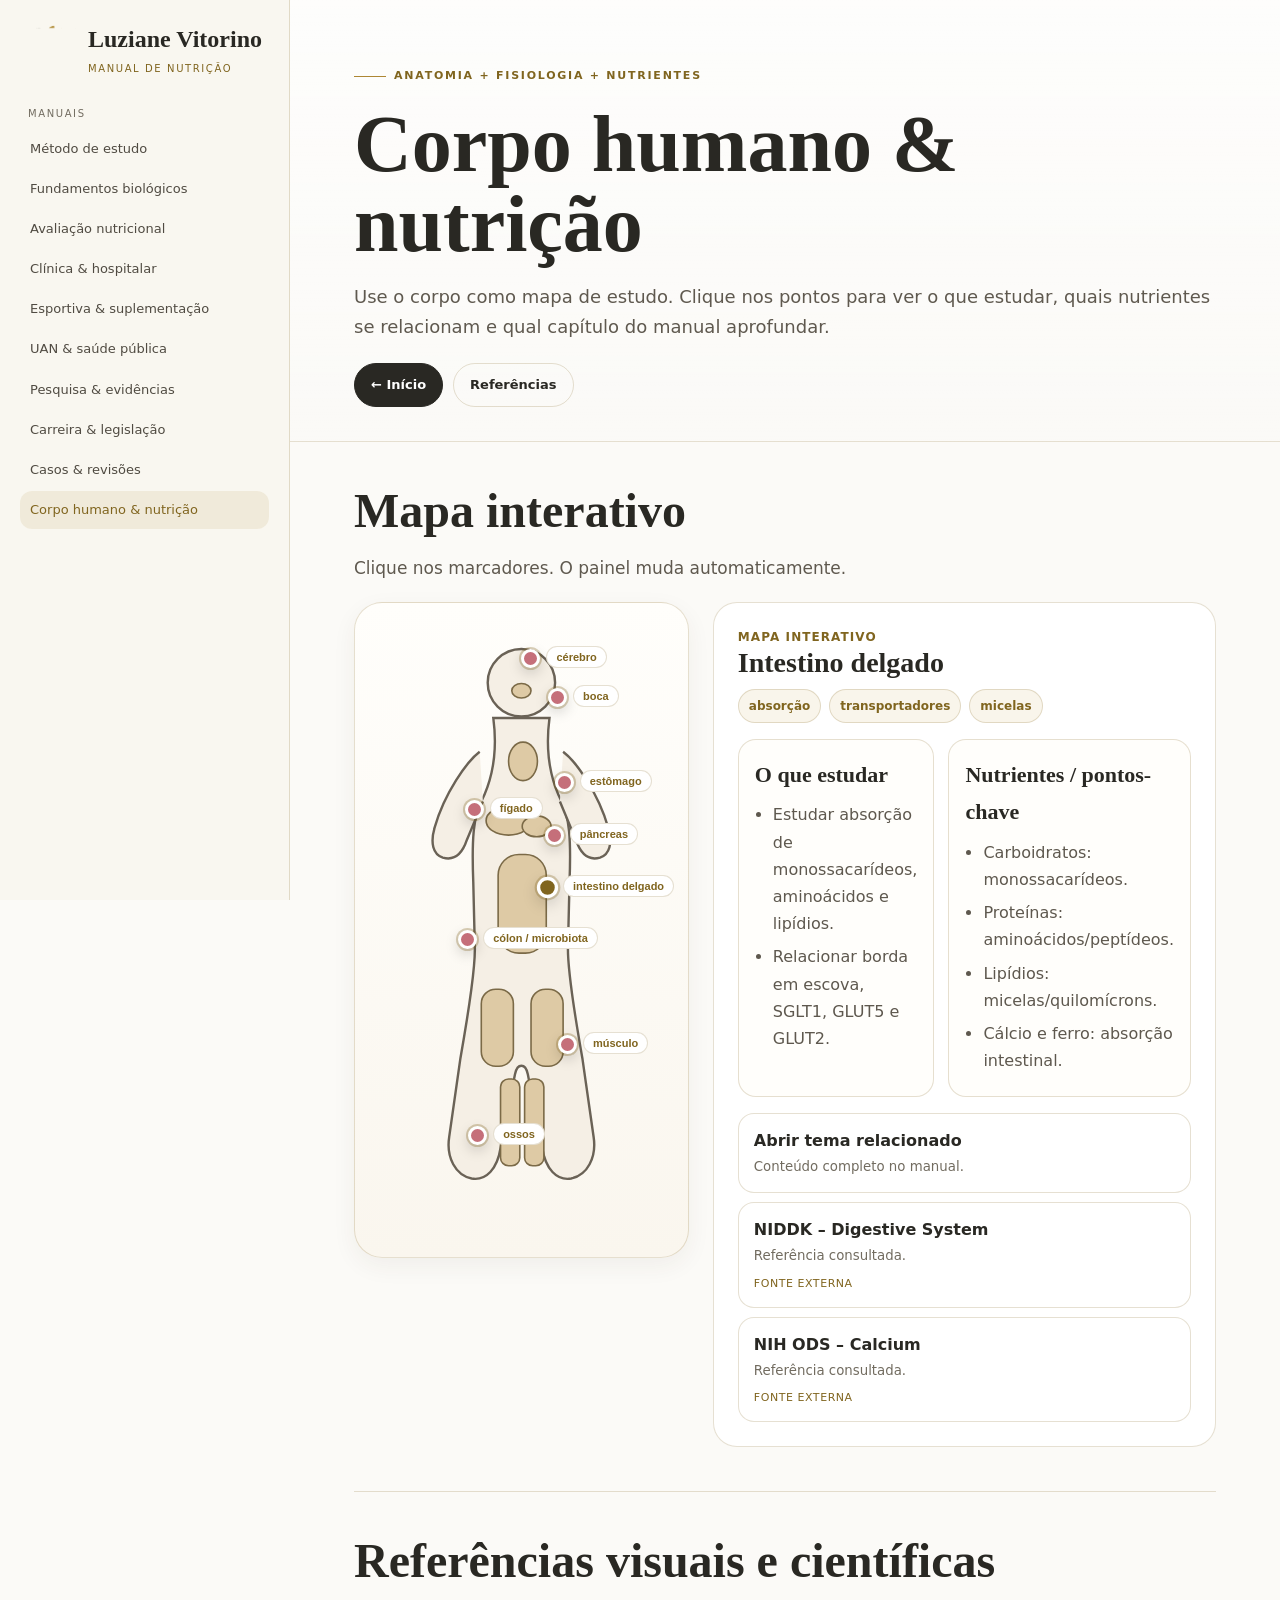
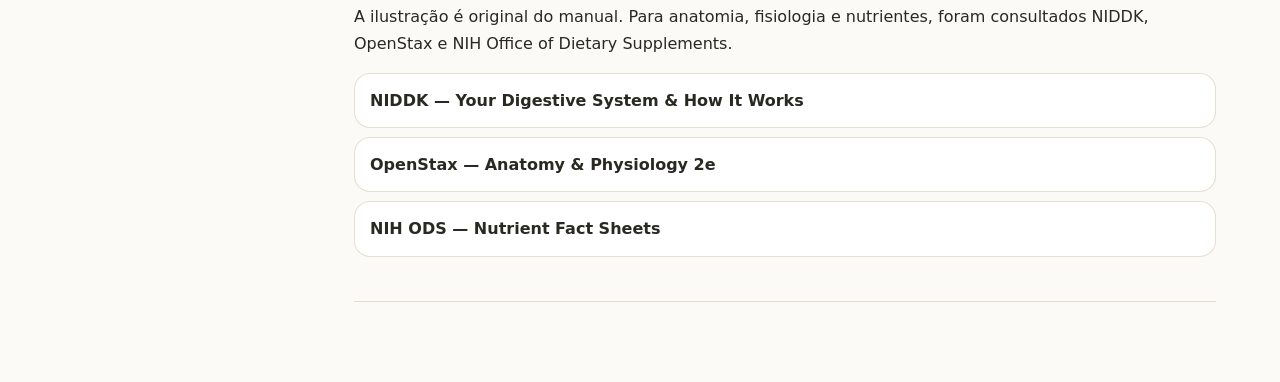
<file: temas/corpo-humano-nutricao.html>
<!doctype html><html lang="pt-BR"><head><meta charset="utf-8"><meta name="viewport" content="width=device-width,initial-scale=1"><title>Corpo humano & nutrição | Manual</title><link rel="stylesheet" href="../assets/manual.css"><link rel="stylesheet" href="../assets/visual.css"></head><body><div class="site"><aside><a class="brand" href="../index.html"><img src="../assets/logo-gold.png" alt="Logo"><div><b>Luziane Vitorino</b><small>Manual de Nutrição</small></div></a><div class="nav-title">Manuais</div><nav class="nav"><a href="metodo-estudo.html">Método de estudo</a><a href="fundamentos-biologicos.html">Fundamentos biológicos</a><a href="avaliacao-nutricional.html">Avaliação nutricional</a><a href="clinica-hospitalar.html">Clínica & hospitalar</a><a href="esportiva-suplementacao.html">Esportiva & suplementação</a><a href="uan-saude-publica.html">UAN & saúde pública</a><a href="pesquisa-evidencias.html">Pesquisa & evidências</a><a href="carreira-legislacao.html">Carreira & legislação</a><a href="casos-revisoes.html">Casos & revisões</a><a class="active" href="corpo-humano-nutricao.html">Corpo humano & nutrição</a></nav></aside><main><header class="hero"><span class="eyebrow">Anatomia + fisiologia + nutrientes</span><h1>Corpo humano & nutrição</h1><p>Use o corpo como mapa de estudo. Clique nos pontos para ver o que estudar, quais nutrientes se relacionam e qual capítulo do manual aprofundar.</p><div class="actions"><a class="btn primary" href="../index.html">← Início</a><a class="btn" href="#referencias">Referências</a></div></header><div class="content"><section class="section"><h2>Mapa interativo</h2><p class="lead">Clique nos marcadores. O painel muda automaticamente.</p><div class="body-map-layout"><div class="body-map"><svg viewBox="0 0 360 760" aria-label="Corpo humano didático"><g fill="#f5efe5" stroke="#6a6256" stroke-width="3"><circle cx="180" cy="72" r="42"/><path d="M145 116 C150 154 146 188 130 220 C120 240 118 268 120 320 L122 404 C122 432 116 472 104 540 L90 638 C86 664 98 686 118 690 C136 693 150 678 154 652 L172 560 C175 546 185 546 188 560 L206 652 C210 678 224 693 242 690 C262 686 274 664 270 638 L256 540 C244 472 238 432 238 404 L240 320 C242 268 240 240 230 220 C214 188 210 154 215 116 Z"/><path d="M128 158 C112 170 84 210 72 252 C66 272 70 286 82 290 C96 294 106 286 112 268 L132 220"/><path d="M232 158 C248 170 276 210 288 252 C294 272 290 286 278 290 C264 294 254 286 248 268 L228 220"/></g><g fill="#decaa5" stroke="#7b6a47" stroke-width="2"><ellipse cx="180" cy="82" rx="12" ry="9"/><ellipse cx="182" cy="170" rx="18" ry="24"/><ellipse cx="164" cy="244" rx="28" ry="18"/><ellipse cx="199" cy="251" rx="18" ry="13"/><rect x="151" y="286" width="60" height="123" rx="26"/><rect x="130" y="454" width="40" height="96" rx="18"/><rect x="192" y="454" width="40" height="96" rx="18"/><rect x="154" y="566" width="24" height="108" rx="10"/><rect x="184" y="566" width="24" height="108" rx="10"/></g></svg><button class="hotspot" data-key="cerebro" style="top:7%;left:50%"><span class="dot"></span><span class="label">cérebro</span></button><button class="hotspot" data-key="boca" style="top:13%;left:58%"><span class="dot"></span><span class="label">boca</span></button><button class="hotspot" data-key="estomago" style="top:26%;left:60%"><span class="dot"></span><span class="label">estômago</span></button><button class="hotspot" data-key="figado" style="top:30%;left:33%"><span class="dot"></span><span class="label">fígado</span></button><button class="hotspot" data-key="pancreas" style="top:34%;left:57%"><span class="dot"></span><span class="label">pâncreas</span></button><button class="hotspot" data-key="intestino" style="top:42%;left:55%"><span class="dot"></span><span class="label">intestino delgado</span></button><button class="hotspot" data-key="colon" style="top:50%;left:31%"><span class="dot"></span><span class="label">cólon / microbiota</span></button><button class="hotspot" data-key="musculo" style="top:66%;left:61%"><span class="dot"></span><span class="label">músculo</span></button><button class="hotspot" data-key="osso" style="top:80%;left:34%"><span class="dot"></span><span class="label">ossos</span></button></div><div class="body-details" data-body-detail></div></div></section><section class="section" id="referencias"><h2>Referências visuais e científicas</h2><p>A ilustração é original do manual. Para anatomia, fisiologia e nutrientes, foram consultados NIDDK, OpenStax e NIH Office of Dietary Supplements.</p><div class="link-list"><a class="link-card" target="_blank" rel="noopener" href="https://www.niddk.nih.gov/health-information/digestive-diseases/digestive-system-how-it-works"><b>NIDDK — Your Digestive System & How It Works</b></a><a class="link-card" target="_blank" rel="noopener" href="https://openstax.org/books/anatomy-and-physiology-2e/pages/23-introduction"><b>OpenStax — Anatomy & Physiology 2e</b></a><a class="link-card" target="_blank" rel="noopener" href="https://ods.od.nih.gov/"><b>NIH ODS — Nutrient Fact Sheets</b></a></div></section></div></main></div><script src="../assets/manual.js"></script><script src="../assets/visual.js"></script></body></html>
</file>
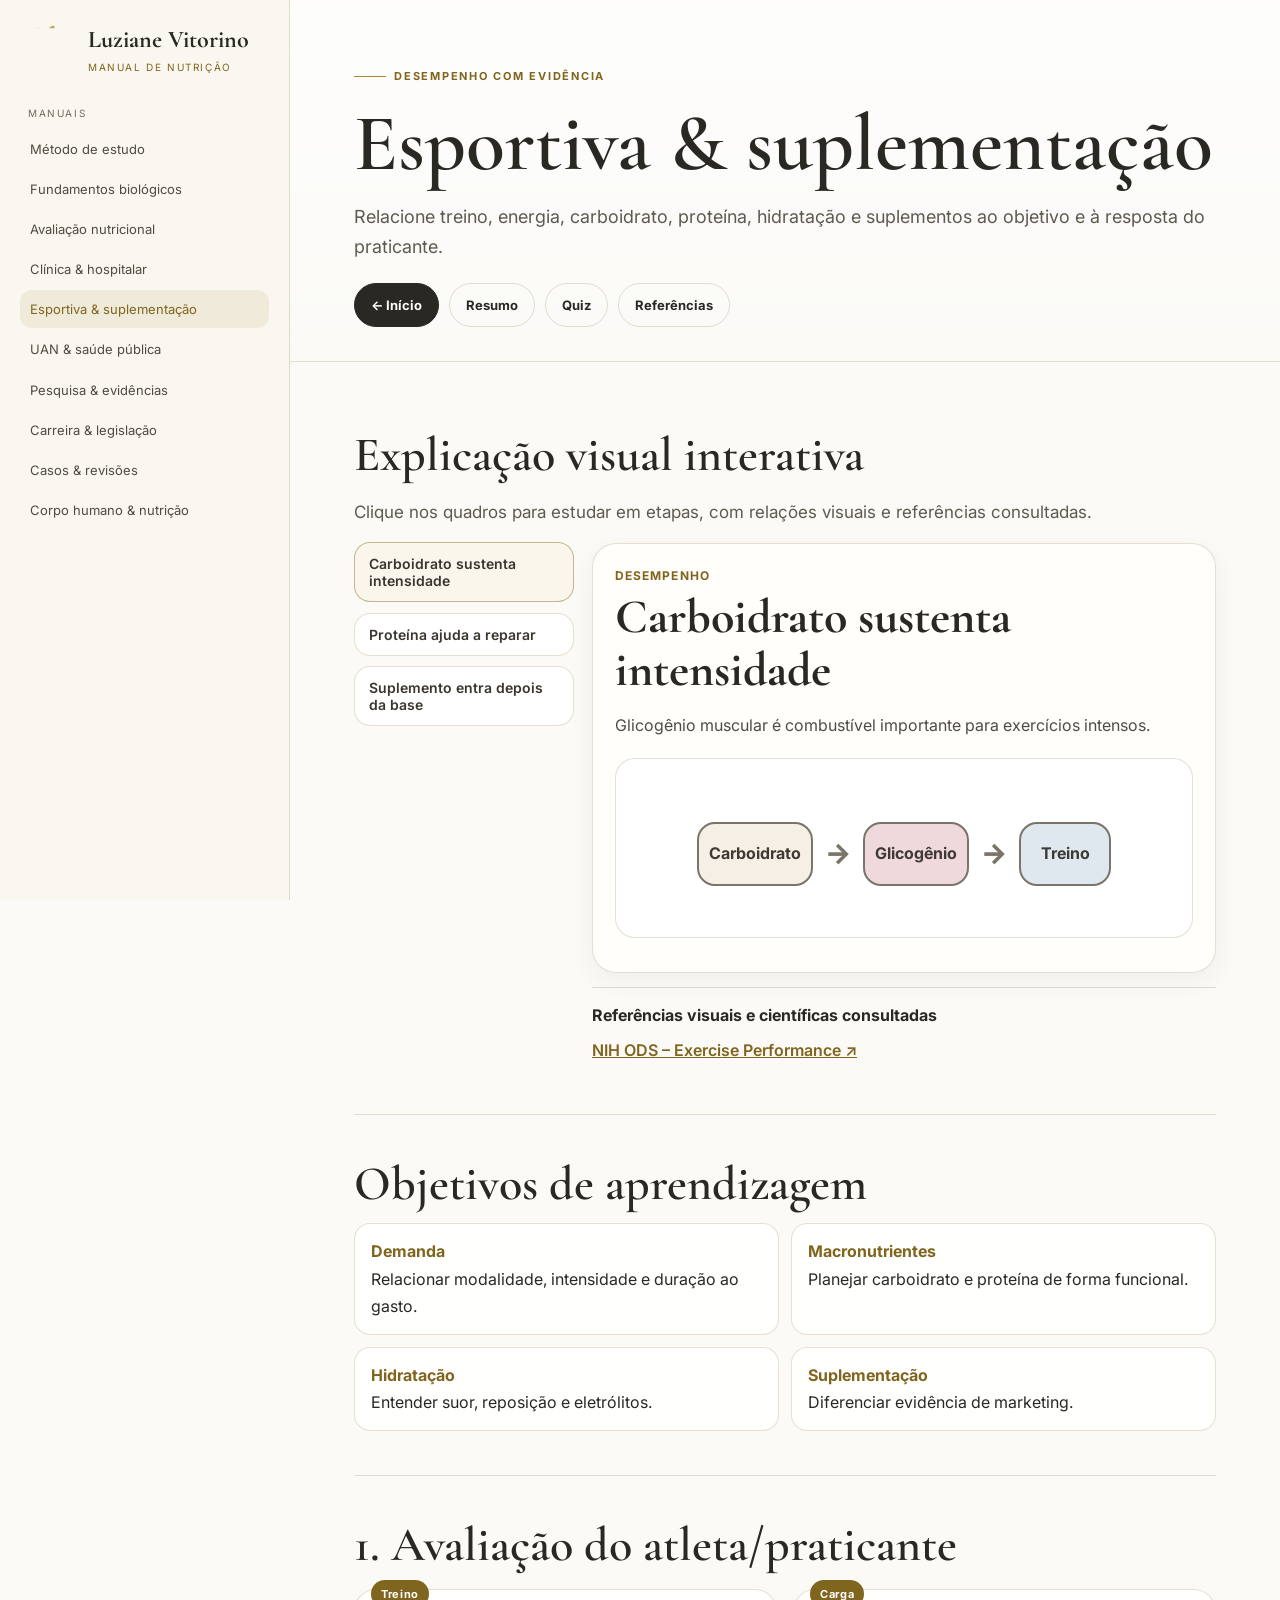
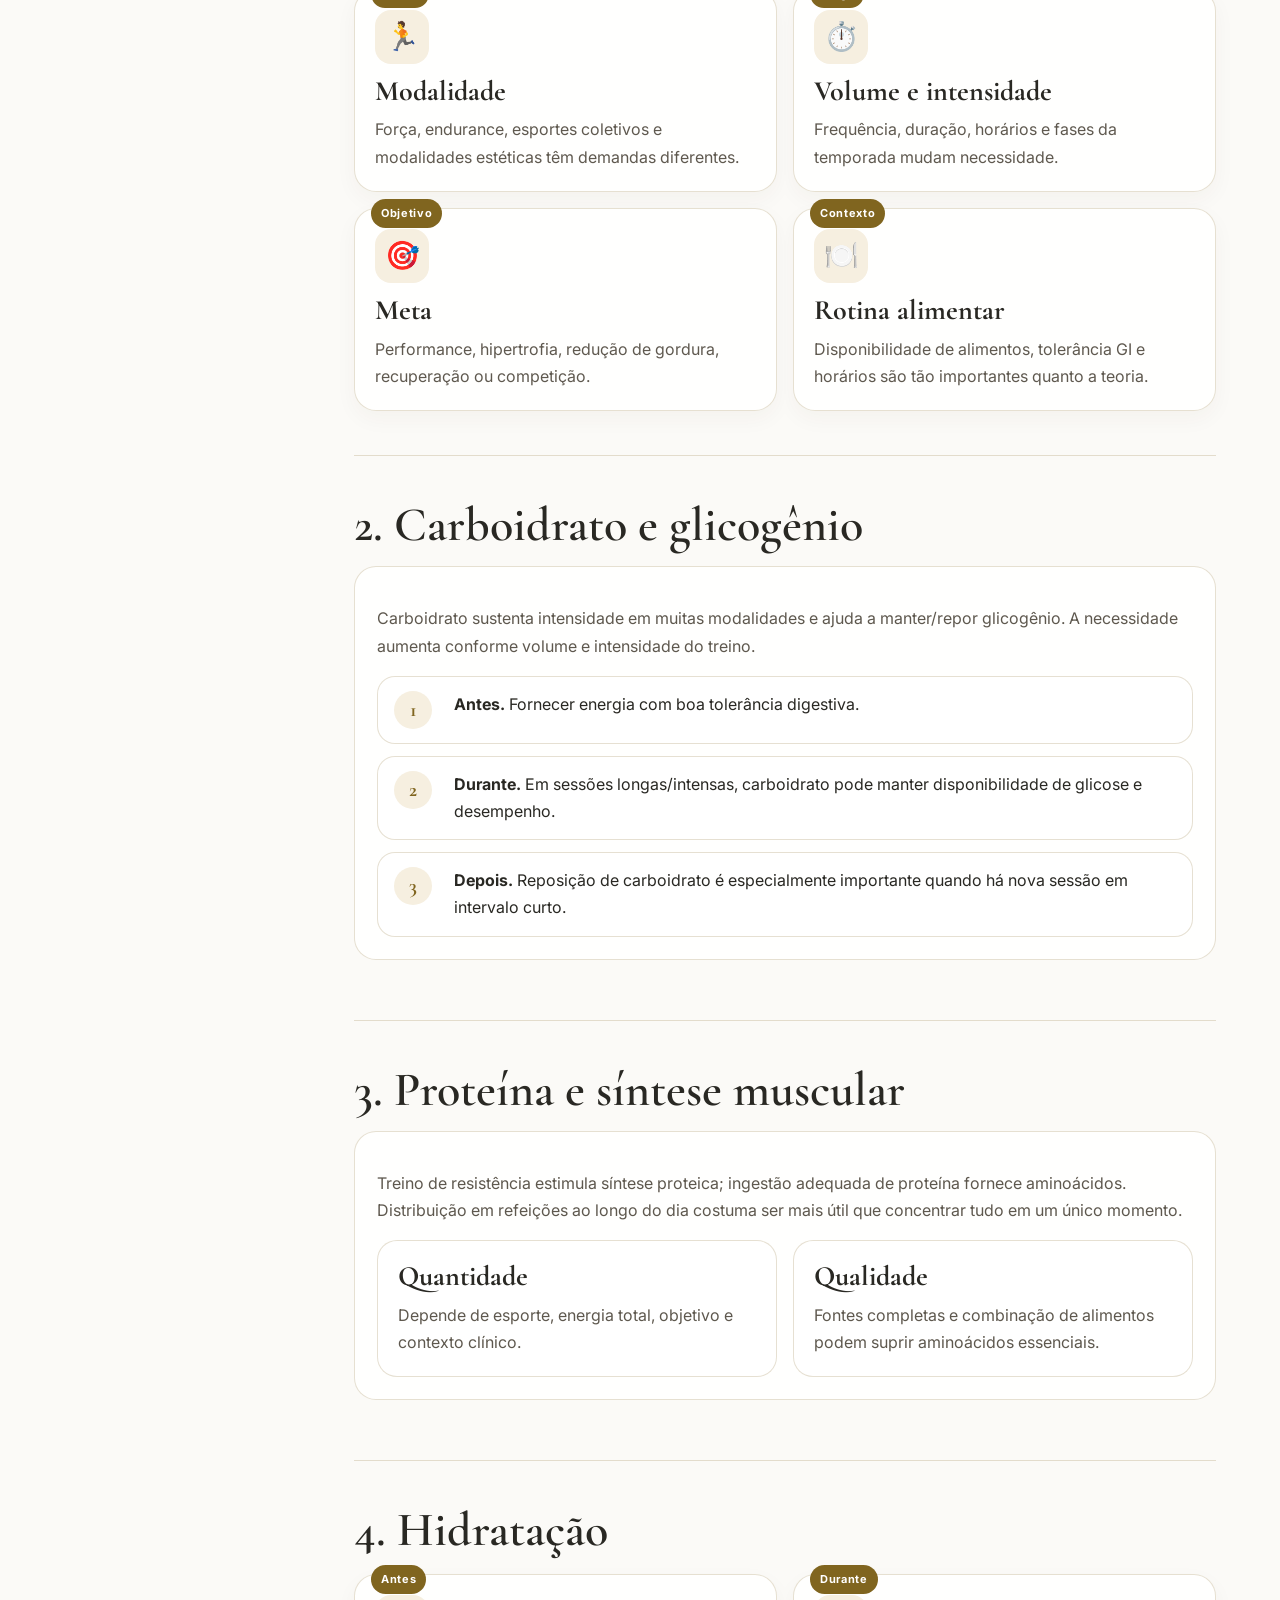
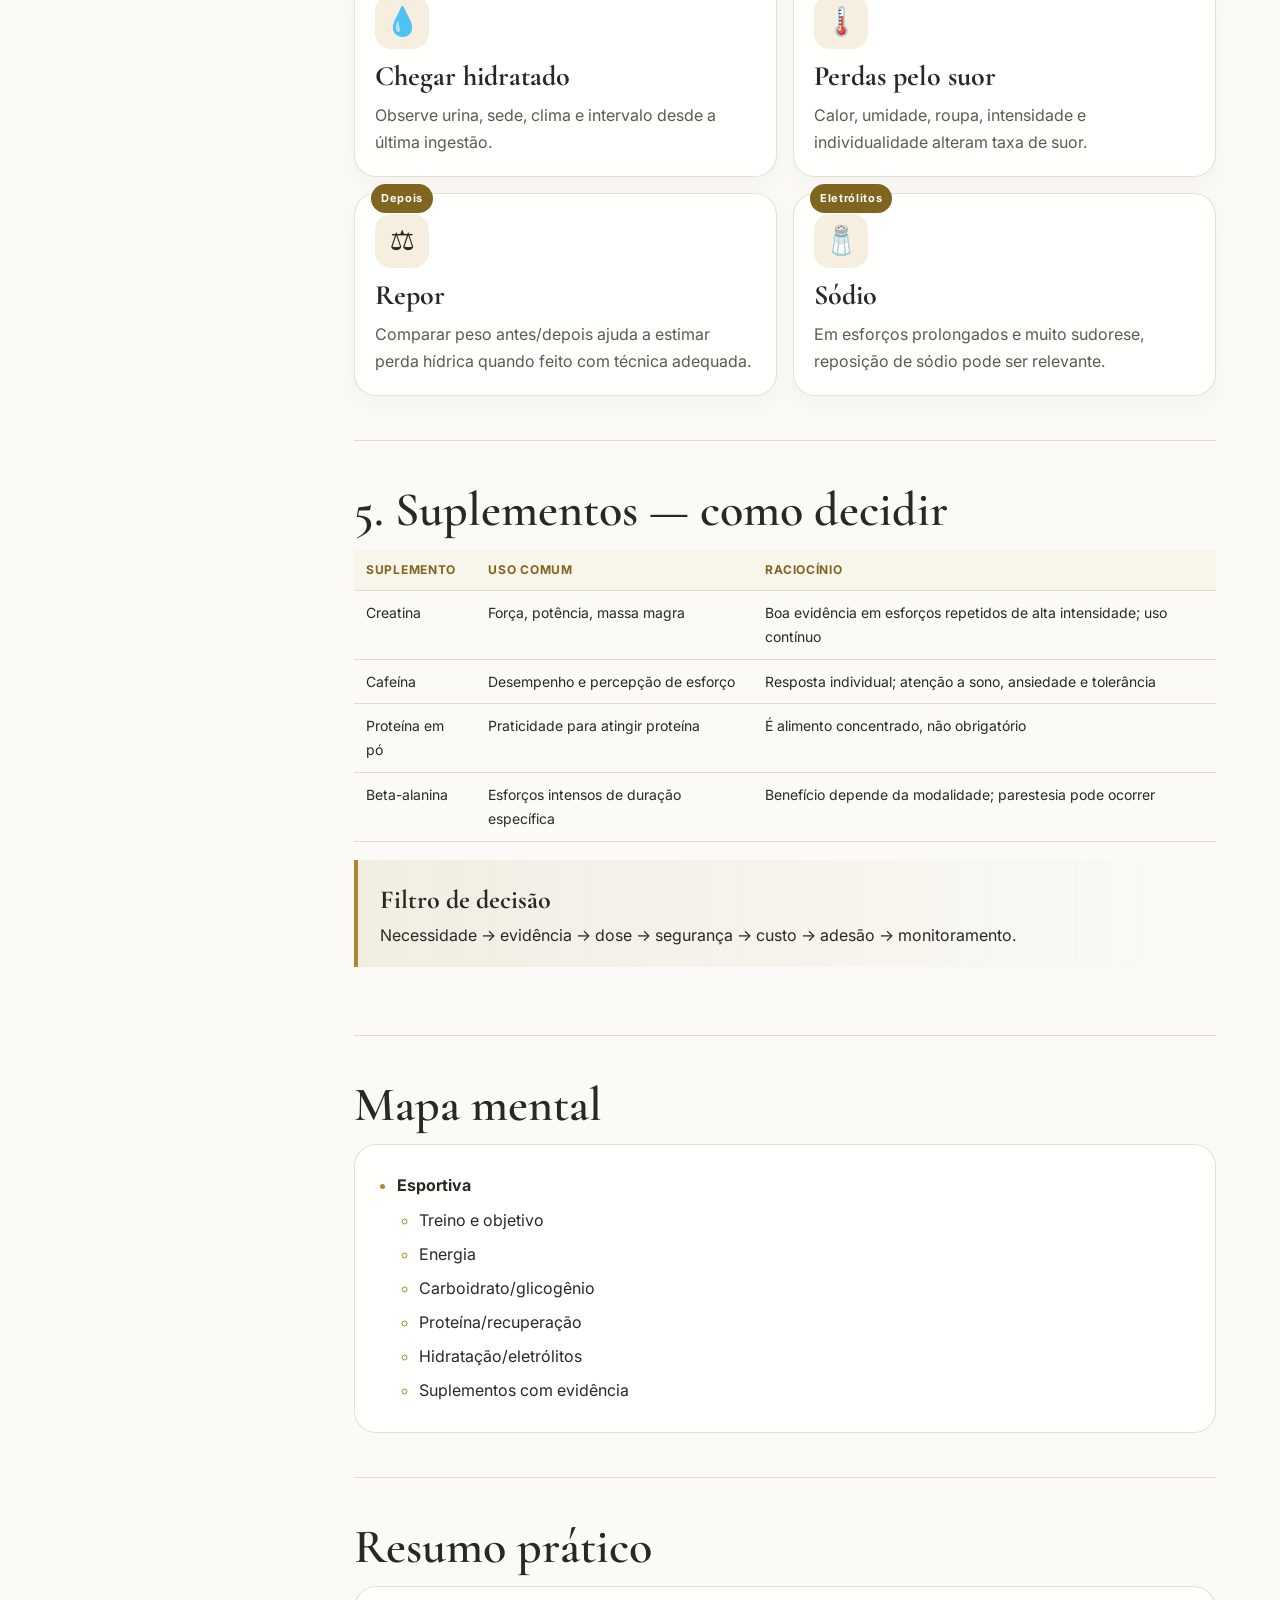
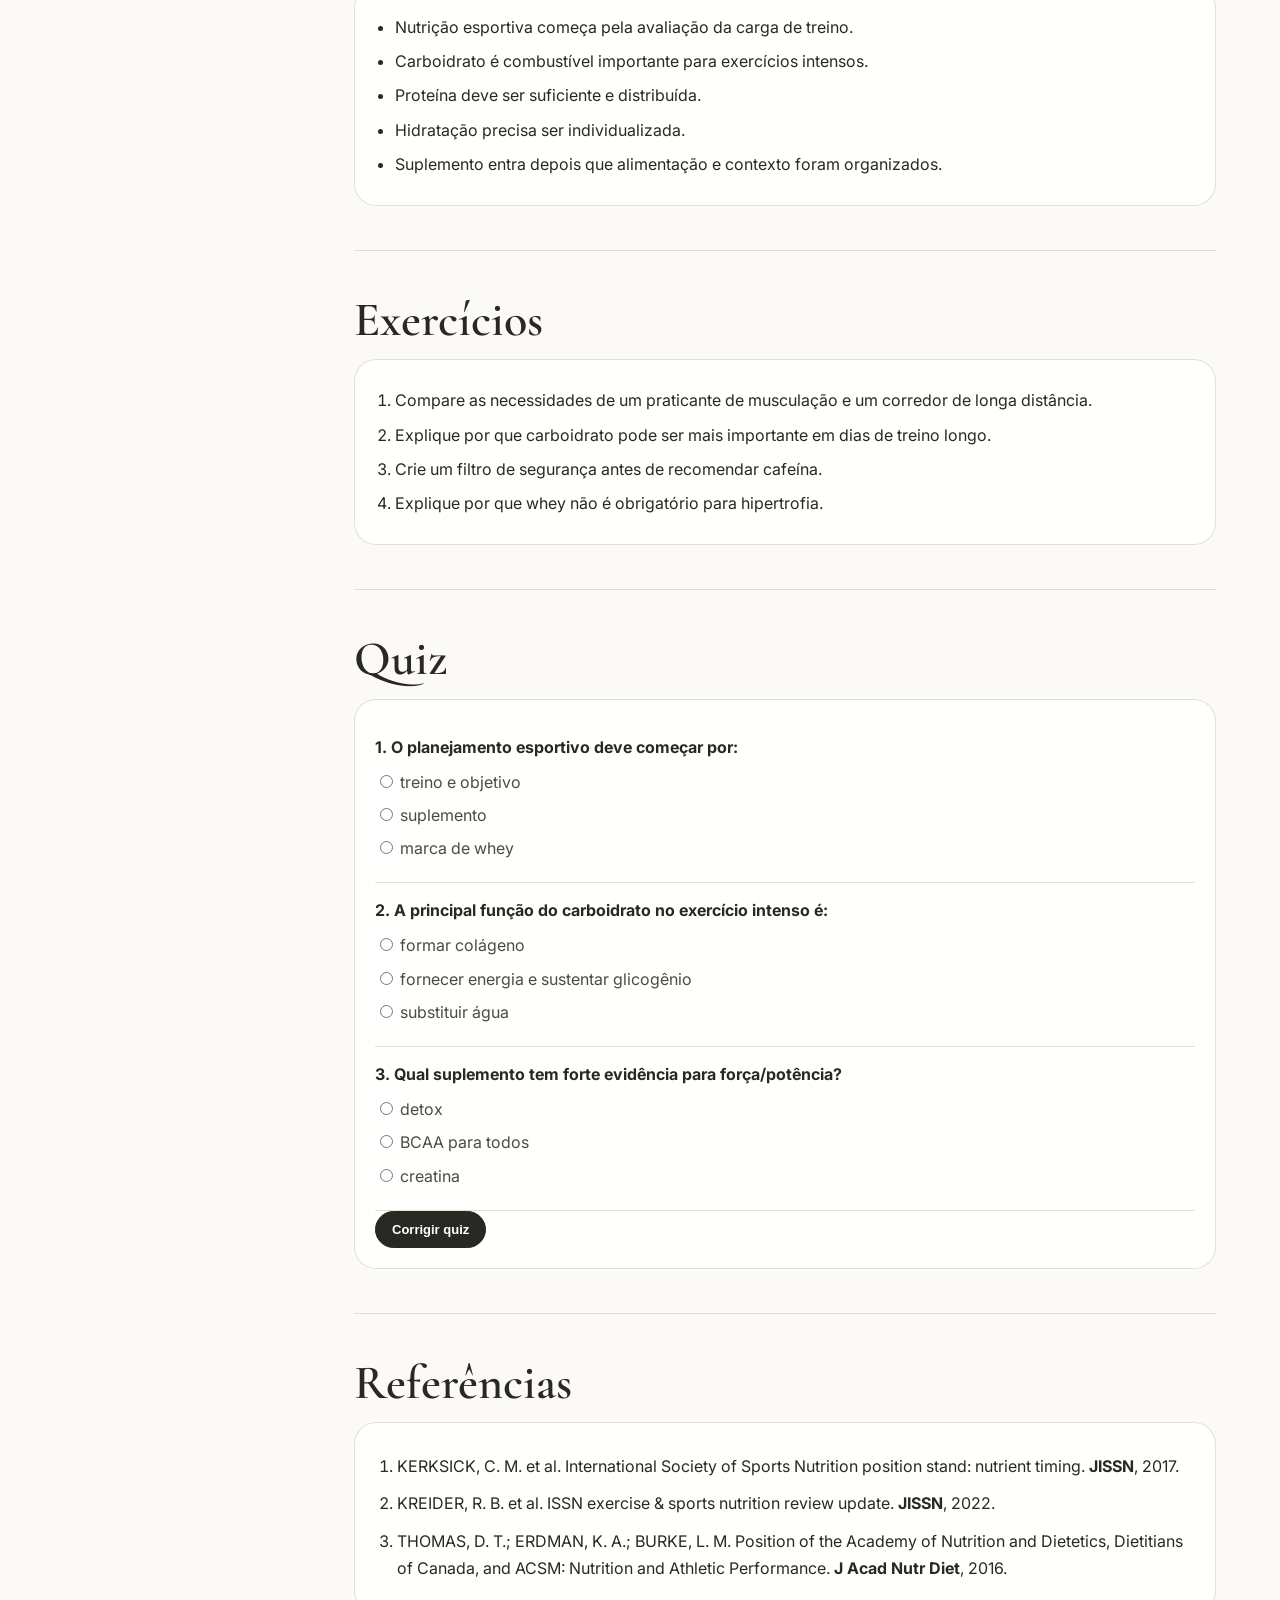
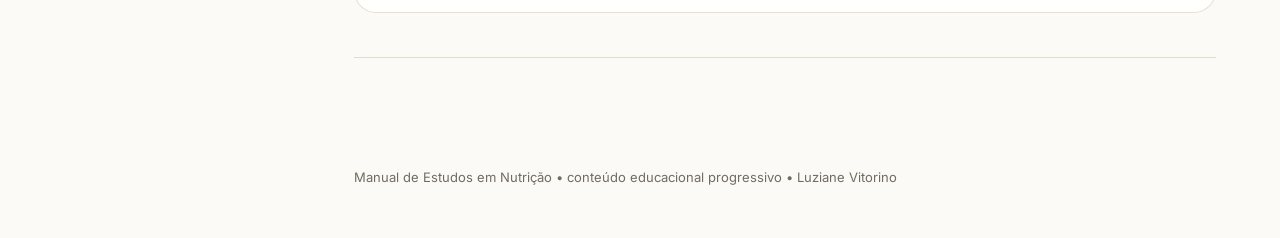
<file: temas/esportiva-suplementacao.html>
<!doctype html><html lang="pt-BR"><head><meta charset="utf-8"><meta name="viewport" content="width=device-width,initial-scale=1"><title>Esportiva &amp; suplementação | Manual de Nutrição</title><meta name="description" content="Manual de estudo em Nutrição: Esportiva &amp; suplementação"><link rel="preconnect" href="https://fonts.googleapis.com"><link rel="preconnect" href="https://fonts.gstatic.com" crossorigin><link href="https://fonts.googleapis.com/css2?family=Cormorant+Garamond:wght@500;600;700&family=Inter:wght@400;500;600;700&display=swap" rel="stylesheet"><link rel="stylesheet" href="../assets/manual.css"><link rel="stylesheet" href="../assets/visual.css"></head><body id="top"><div class="site"><aside><a class="brand" href="../index.html"><img src="../assets/logo-gold.png" alt="Logo Luziane Vitorino"><div><b>Luziane Vitorino</b><small>Manual de Nutrição</small></div></a><div class="nav-title">Manuais</div><nav class="nav"><a class="" href="metodo-estudo.html">Método de estudo</a><a class="" href="fundamentos-biologicos.html">Fundamentos biológicos</a><a class="" href="avaliacao-nutricional.html">Avaliação nutricional</a><a class="" href="clinica-hospitalar.html">Clínica & hospitalar</a><a class="active" href="esportiva-suplementacao.html">Esportiva & suplementação</a><a class="" href="uan-saude-publica.html">UAN & saúde pública</a><a class="" href="pesquisa-evidencias.html">Pesquisa & evidências</a><a class="" href="carreira-legislacao.html">Carreira & legislação</a><a class="" href="casos-revisoes.html">Casos & revisões</a><a class="" href="corpo-humano-nutricao.html">Corpo humano & nutrição</a></nav></aside><main><header class="hero"><span class="eyebrow">Desempenho com evidência</span><h1>Esportiva & suplementação</h1><p>Relacione treino, energia, carboidrato, proteína, hidratação e suplementos ao objetivo e à resposta do praticante.</p><div class="actions"><a class="btn primary" href="../index.html">← Início</a><a class="btn" href="#resumo">Resumo</a><a class="btn" href="#quiz">Quiz</a><a class="btn" href="#referencias">Referências</a></div></header><div class="content"><section class="section visual-lab"><h2>Explicação visual interativa</h2><p class="lead">Clique nos quadros para estudar em etapas, com relações visuais e referências consultadas.</p><div data-topic="esportiva"></div></section>
<section class="section"><h2>Objetivos de aprendizagem</h2><div class="objectives"><div class="objective"><b>Demanda</b><br>Relacionar modalidade, intensidade e duração ao gasto.</div><div class="objective"><b>Macronutrientes</b><br>Planejar carboidrato e proteína de forma funcional.</div><div class="objective"><b>Hidratação</b><br>Entender suor, reposição e eletrólitos.</div><div class="objective"><b>Suplementação</b><br>Diferenciar evidência de marketing.</div></div></section>
<section class="section"><h2>1. Avaliação do atleta/praticante</h2><div class="comic-strip"><article class="panel" data-step="Treino"><div class="icon">🏃</div><h3>Modalidade</h3><p>Força, endurance, esportes coletivos e modalidades estéticas têm demandas diferentes.</p></article><article class="panel" data-step="Carga"><div class="icon">⏱️</div><h3>Volume e intensidade</h3><p>Frequência, duração, horários e fases da temporada mudam necessidade.</p></article><article class="panel" data-step="Objetivo"><div class="icon">🎯</div><h3>Meta</h3><p>Performance, hipertrofia, redução de gordura, recuperação ou competição.</p></article><article class="panel" data-step="Contexto"><div class="icon">🍽️</div><h3>Rotina alimentar</h3><p>Disponibilidade de alimentos, tolerância GI e horários são tão importantes quanto a teoria.</p></article></div></section>
<section class="section"><h2>2. Carboidrato e glicogênio</h2><div class="subtopic"><p>Carboidrato sustenta intensidade em muitas modalidades e ajuda a manter/repor glicogênio. A necessidade aumenta conforme volume e intensidade do treino.</p><div class="steps"><div class="step"><div><b>Antes.</b> Fornecer energia com boa tolerância digestiva.</div></div><div class="step"><div><b>Durante.</b> Em sessões longas/intensas, carboidrato pode manter disponibilidade de glicose e desempenho.</div></div><div class="step"><div><b>Depois.</b> Reposição de carboidrato é especialmente importante quando há nova sessão em intervalo curto.</div></div></div></div></section>
<section class="section"><h2>3. Proteína e síntese muscular</h2><div class="subtopic"><p>Treino de resistência estimula síntese proteica; ingestão adequada de proteína fornece aminoácidos. Distribuição em refeições ao longo do dia costuma ser mais útil que concentrar tudo em um único momento.</p><div class="grid"><div class="card"><h3>Quantidade</h3><p>Depende de esporte, energia total, objetivo e contexto clínico.</p></div><div class="card"><h3>Qualidade</h3><p>Fontes completas e combinação de alimentos podem suprir aminoácidos essenciais.</p></div></div></div></section>
<section class="section"><h2>4. Hidratação</h2><div class="comic-strip"><article class="panel" data-step="Antes"><div class="icon">💧</div><h3>Chegar hidratado</h3><p>Observe urina, sede, clima e intervalo desde a última ingestão.</p></article><article class="panel" data-step="Durante"><div class="icon">🌡️</div><h3>Perdas pelo suor</h3><p>Calor, umidade, roupa, intensidade e individualidade alteram taxa de suor.</p></article><article class="panel" data-step="Depois"><div class="icon">⚖️</div><h3>Repor</h3><p>Comparar peso antes/depois ajuda a estimar perda hídrica quando feito com técnica adequada.</p></article><article class="panel" data-step="Eletrólitos"><div class="icon">🧂</div><h3>Sódio</h3><p>Em esforços prolongados e muito sudorese, reposição de sódio pode ser relevante.</p></article></div></section>
<section class="section"><h2>5. Suplementos — como decidir</h2><div class="table-wrap"><table class="table"><thead><tr><th>Suplemento</th><th>Uso comum</th><th>Raciocínio</th></tr></thead><tbody><tr><td>Creatina</td><td>Força, potência, massa magra</td><td>Boa evidência em esforços repetidos de alta intensidade; uso contínuo</td></tr><tr><td>Cafeína</td><td>Desempenho e percepção de esforço</td><td>Resposta individual; atenção a sono, ansiedade e tolerância</td></tr><tr><td>Proteína em pó</td><td>Praticidade para atingir proteína</td><td>É alimento concentrado, não obrigatório</td></tr><tr><td>Beta-alanina</td><td>Esforços intensos de duração específica</td><td>Benefício depende da modalidade; parestesia pode ocorrer</td></tr></tbody></table></div><div class="note"><b>Filtro de decisão</b><div>Necessidade → evidência → dose → segurança → custo → adesão → monitoramento.</div></div></section>
<section class="section"><h2>Mapa mental</h2><div class="mindmap"><ul><li><b>Esportiva</b><ul><li>Treino e objetivo</li><li>Energia</li><li>Carboidrato/glicogênio</li><li>Proteína/recuperação</li><li>Hidratação/eletrólitos</li><li>Suplementos com evidência</li></ul></li></ul></div></section>
<section class="section" id="resumo"><h2>Resumo prático</h2><div class="summary-box"><ul><li>Nutrição esportiva começa pela avaliação da carga de treino.</li><li>Carboidrato é combustível importante para exercícios intensos.</li><li>Proteína deve ser suficiente e distribuída.</li><li>Hidratação precisa ser individualizada.</li><li>Suplemento entra depois que alimentação e contexto foram organizados.</li></ul></div></section>
<section class="section"><h2>Exercícios</h2><div class="exercise"><ol><li>Compare as necessidades de um praticante de musculação e um corredor de longa distância.</li><li>Explique por que carboidrato pode ser mais importante em dias de treino longo.</li><li>Crie um filtro de segurança antes de recomendar cafeína.</li><li>Explique por que whey não é obrigatório para hipertrofia.</li></ol></div></section>
<section class="section" id="quiz"><h2>Quiz</h2><form class="quiz"><div class="question" data-answer="a"><p>1. O planejamento esportivo deve começar por:</p><label><input type="radio" name="q1" value="a"> treino e objetivo</label><label><input type="radio" name="q1" value="b"> suplemento</label><label><input type="radio" name="q1" value="c"> marca de whey</label></div><div class="question" data-answer="b"><p>2. A principal função do carboidrato no exercício intenso é:</p><label><input type="radio" name="q2" value="a"> formar colágeno</label><label><input type="radio" name="q2" value="b"> fornecer energia e sustentar glicogênio</label><label><input type="radio" name="q2" value="c"> substituir água</label></div><div class="question" data-answer="c"><p>3. Qual suplemento tem forte evidência para força/potência?</p><label><input type="radio" name="q3" value="a"> detox</label><label><input type="radio" name="q3" value="b"> BCAA para todos</label><label><input type="radio" name="q3" value="c"> creatina</label></div><button class="btn primary quiz-check" type="button">Corrigir quiz</button></form></section>
<section class="section" id="referencias"><h2>Referências</h2><div class="refs"><ol><li>KERKSICK, C. M. et al. International Society of Sports Nutrition position stand: nutrient timing. <b>JISSN</b>, 2017.</li><li>KREIDER, R. B. et al. ISSN exercise & sports nutrition review update. <b>JISSN</b>, 2022.</li><li>THOMAS, D. T.; ERDMAN, K. A.; BURKE, L. M. Position of the Academy of Nutrition and Dietetics, Dietitians of Canada, and ACSM: Nutrition and Athletic Performance. <b>J Acad Nutr Diet</b>, 2016.</li></ol></div></section></div><div class="foot">Manual de Estudos em Nutrição • conteúdo educacional progressivo • Luziane Vitorino</div></main></div><script src="../assets/manual.js"></script><script src="../assets/visual.js"></script></body></html>
</file>
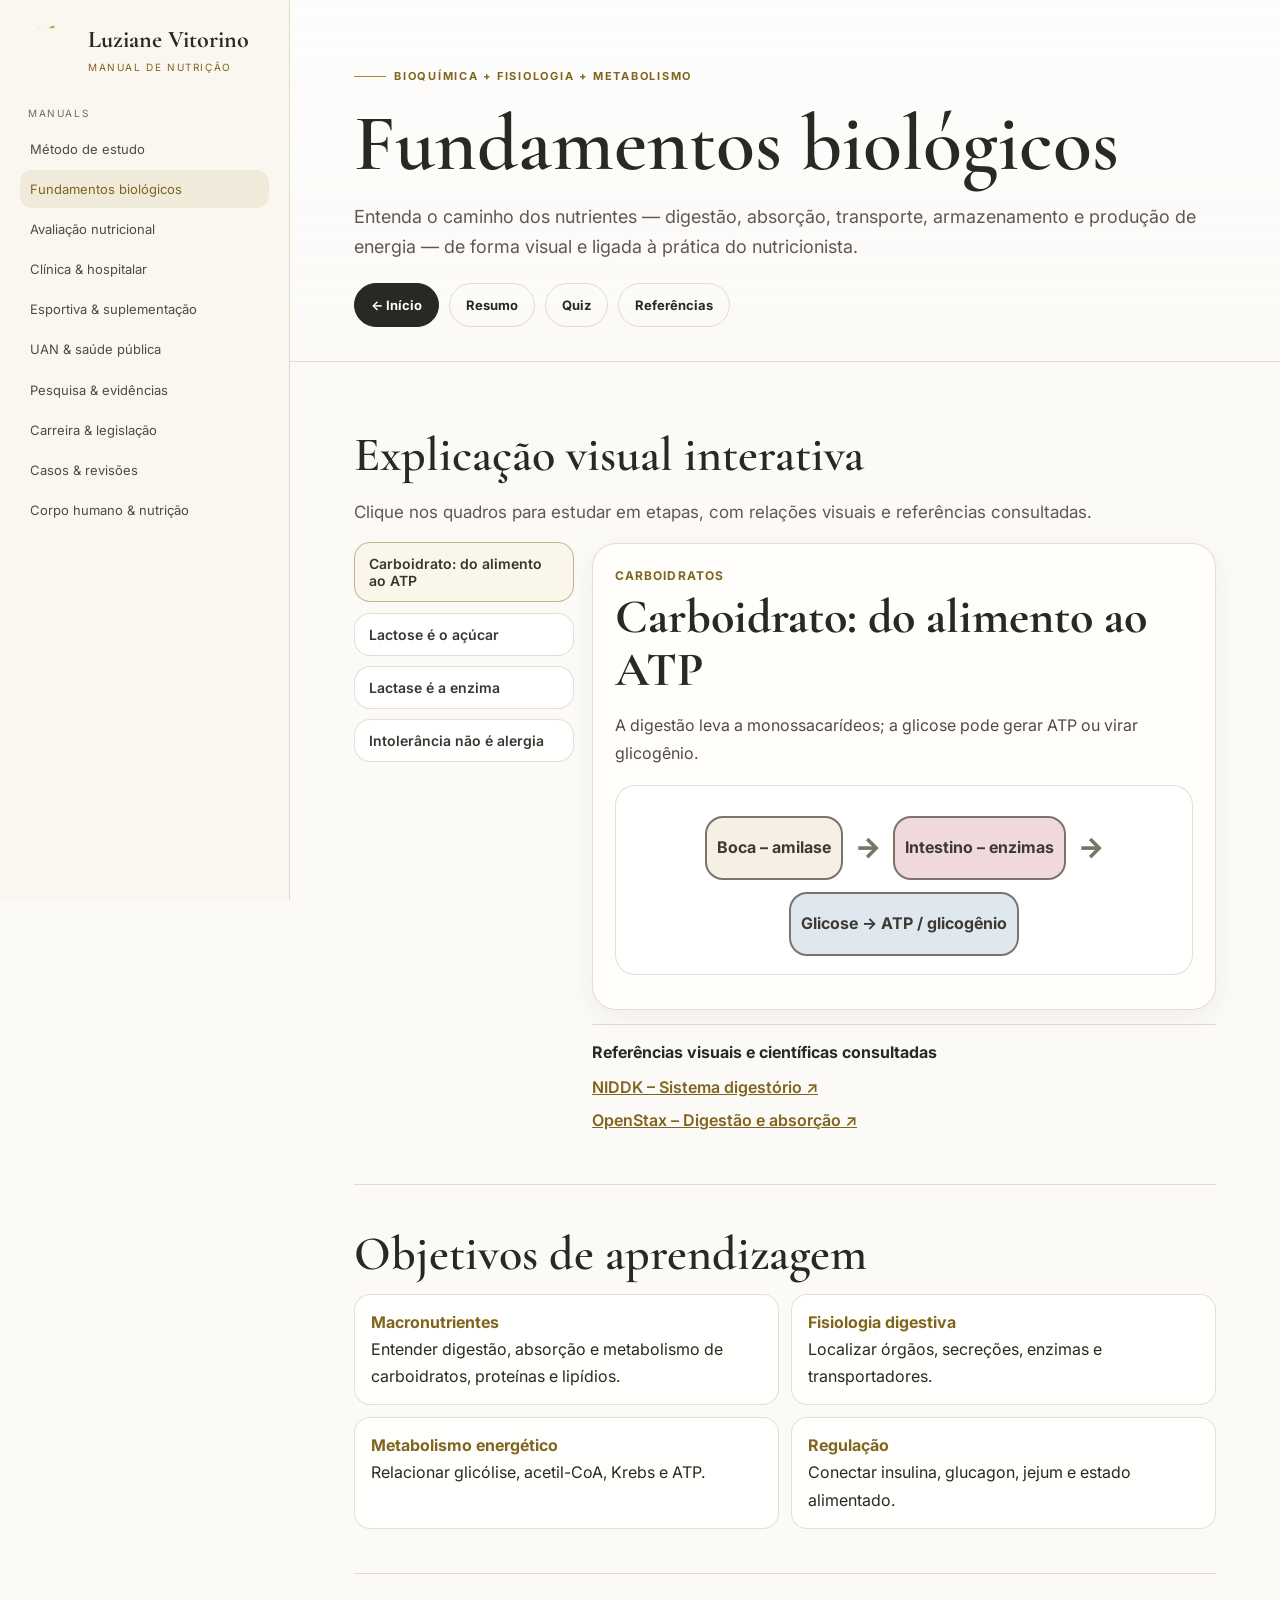
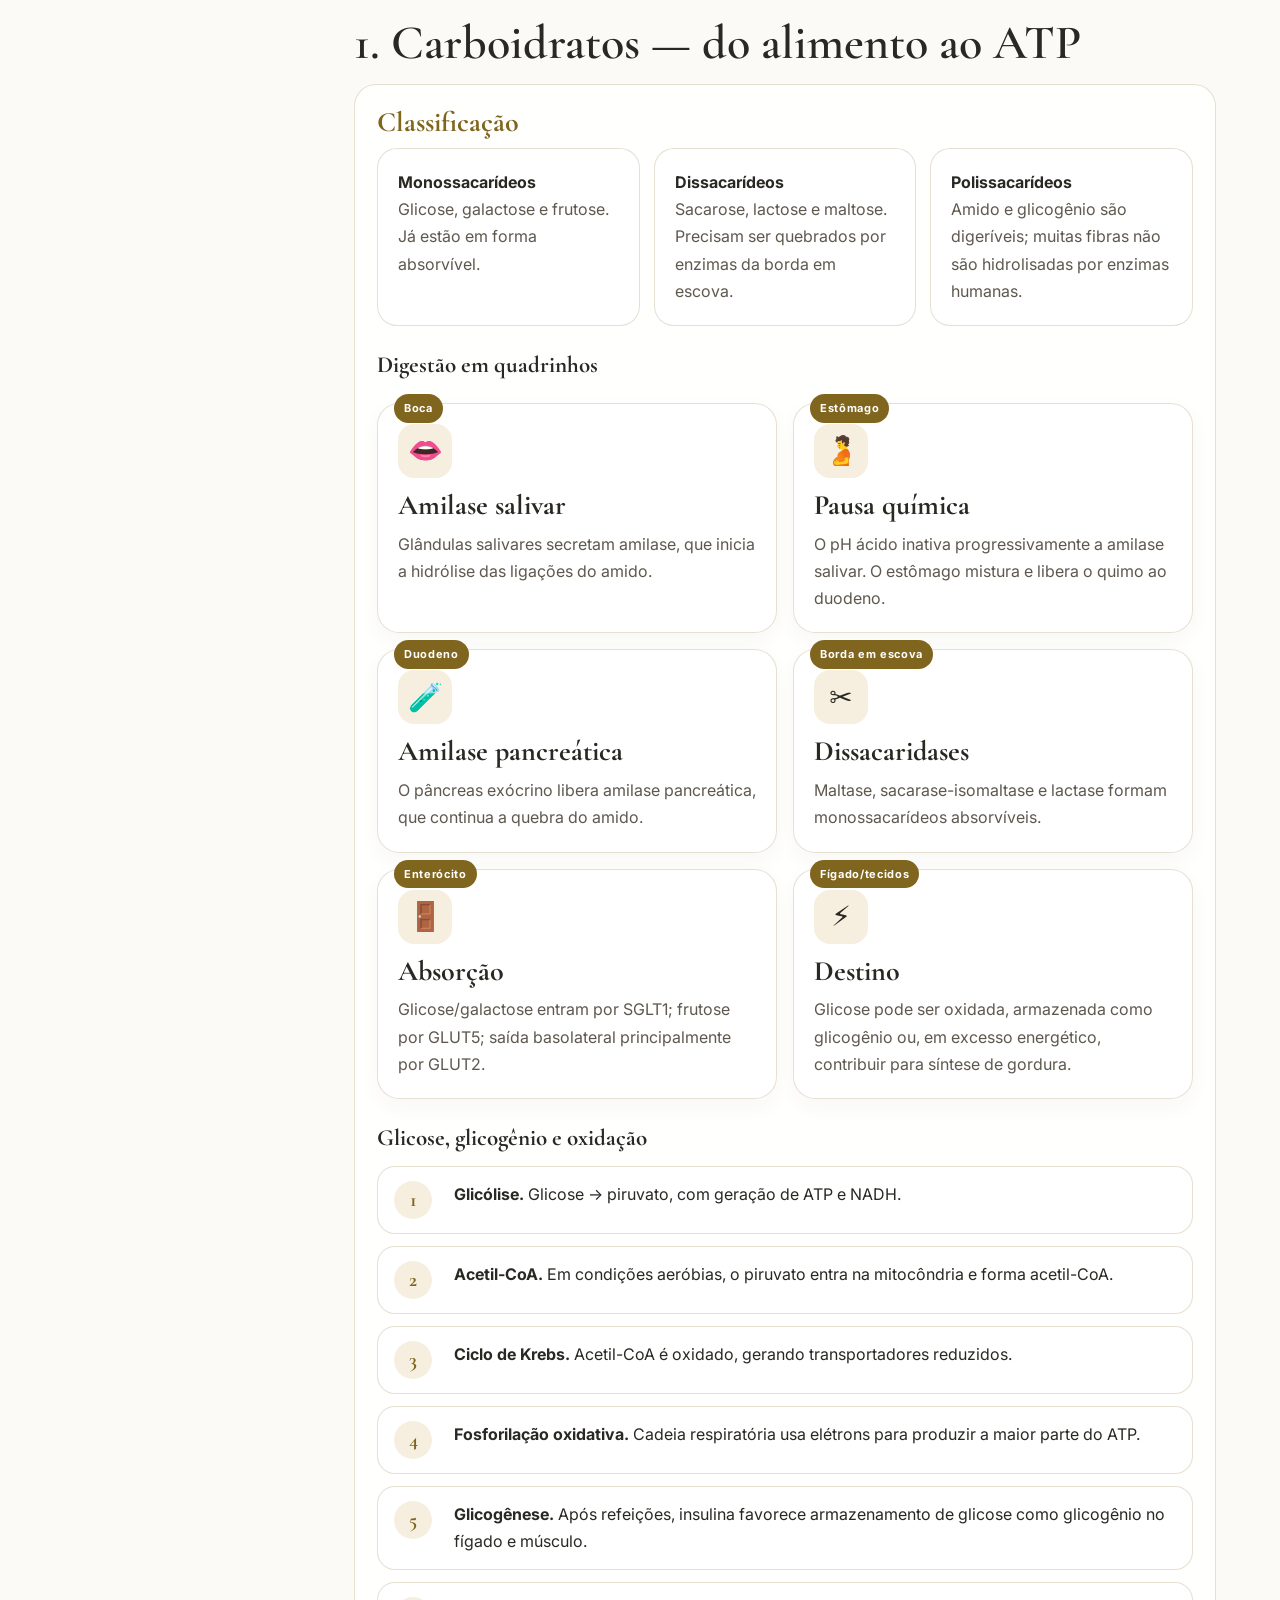
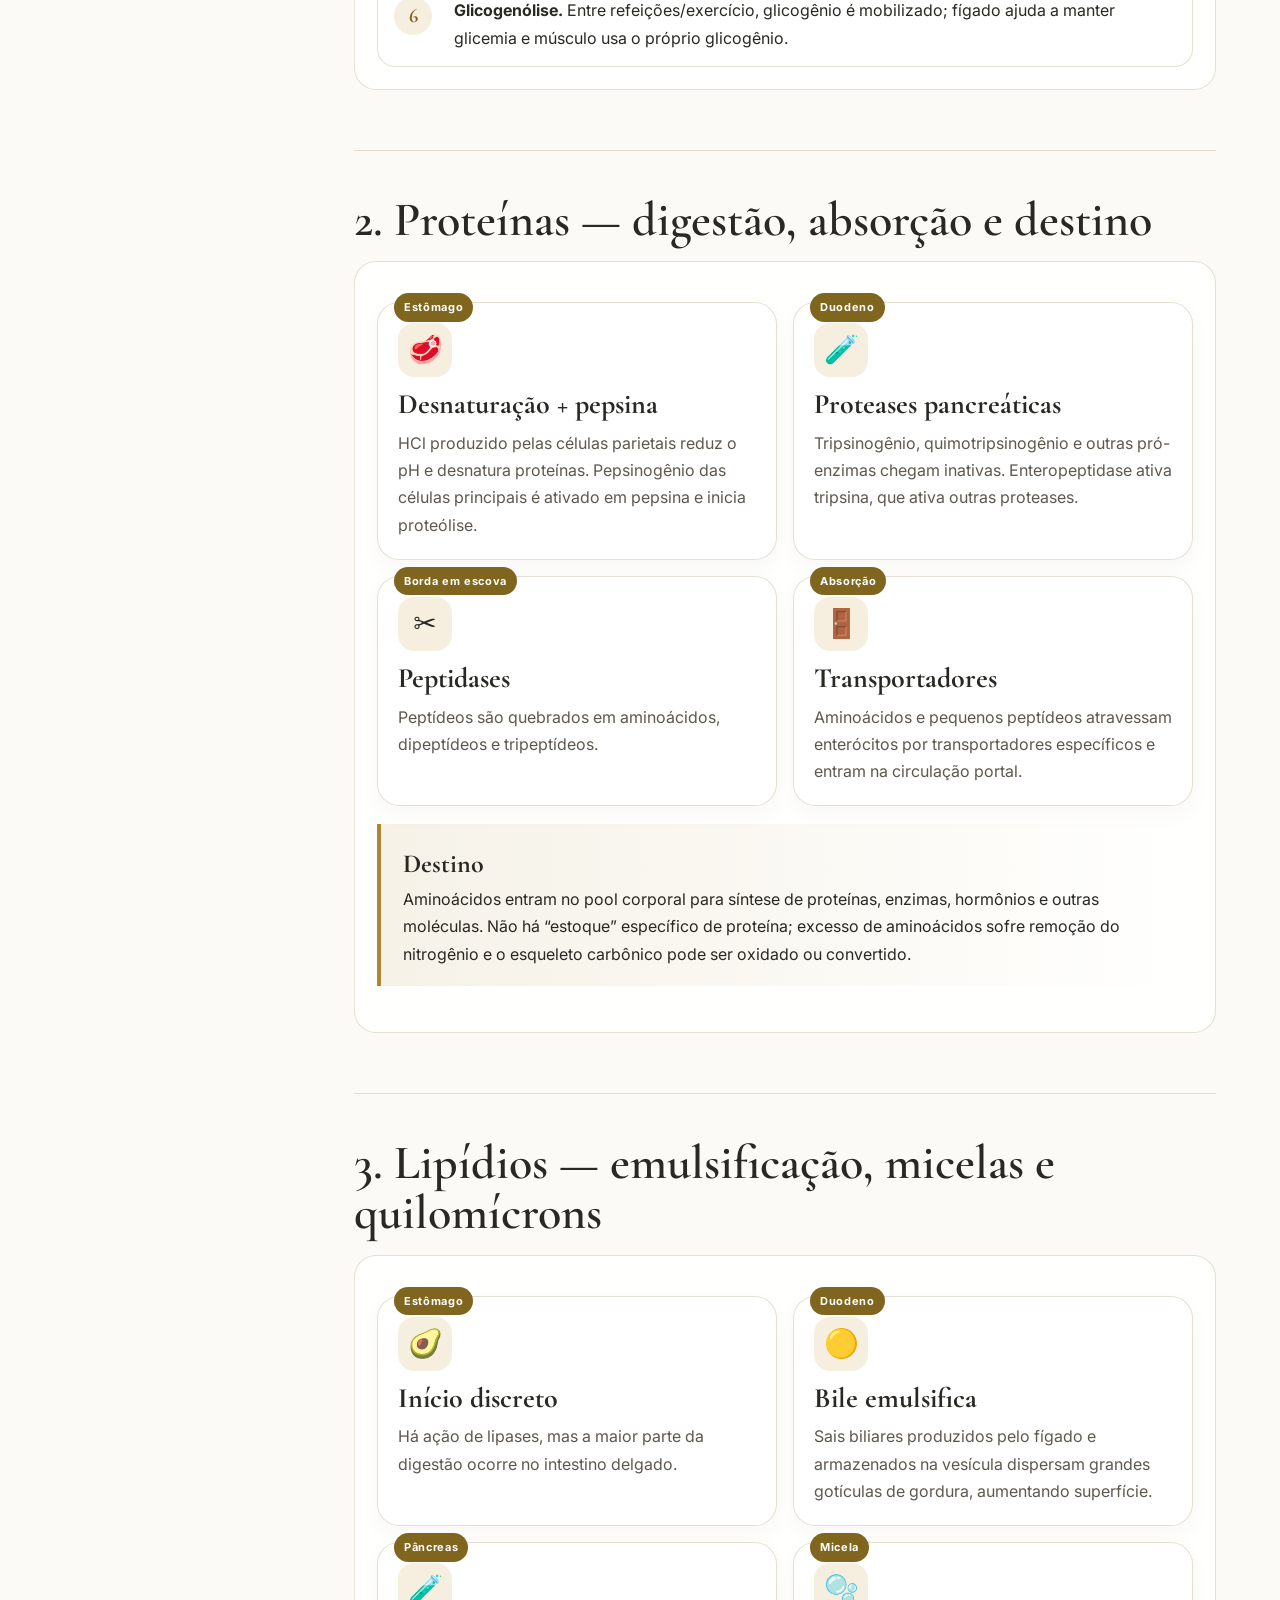
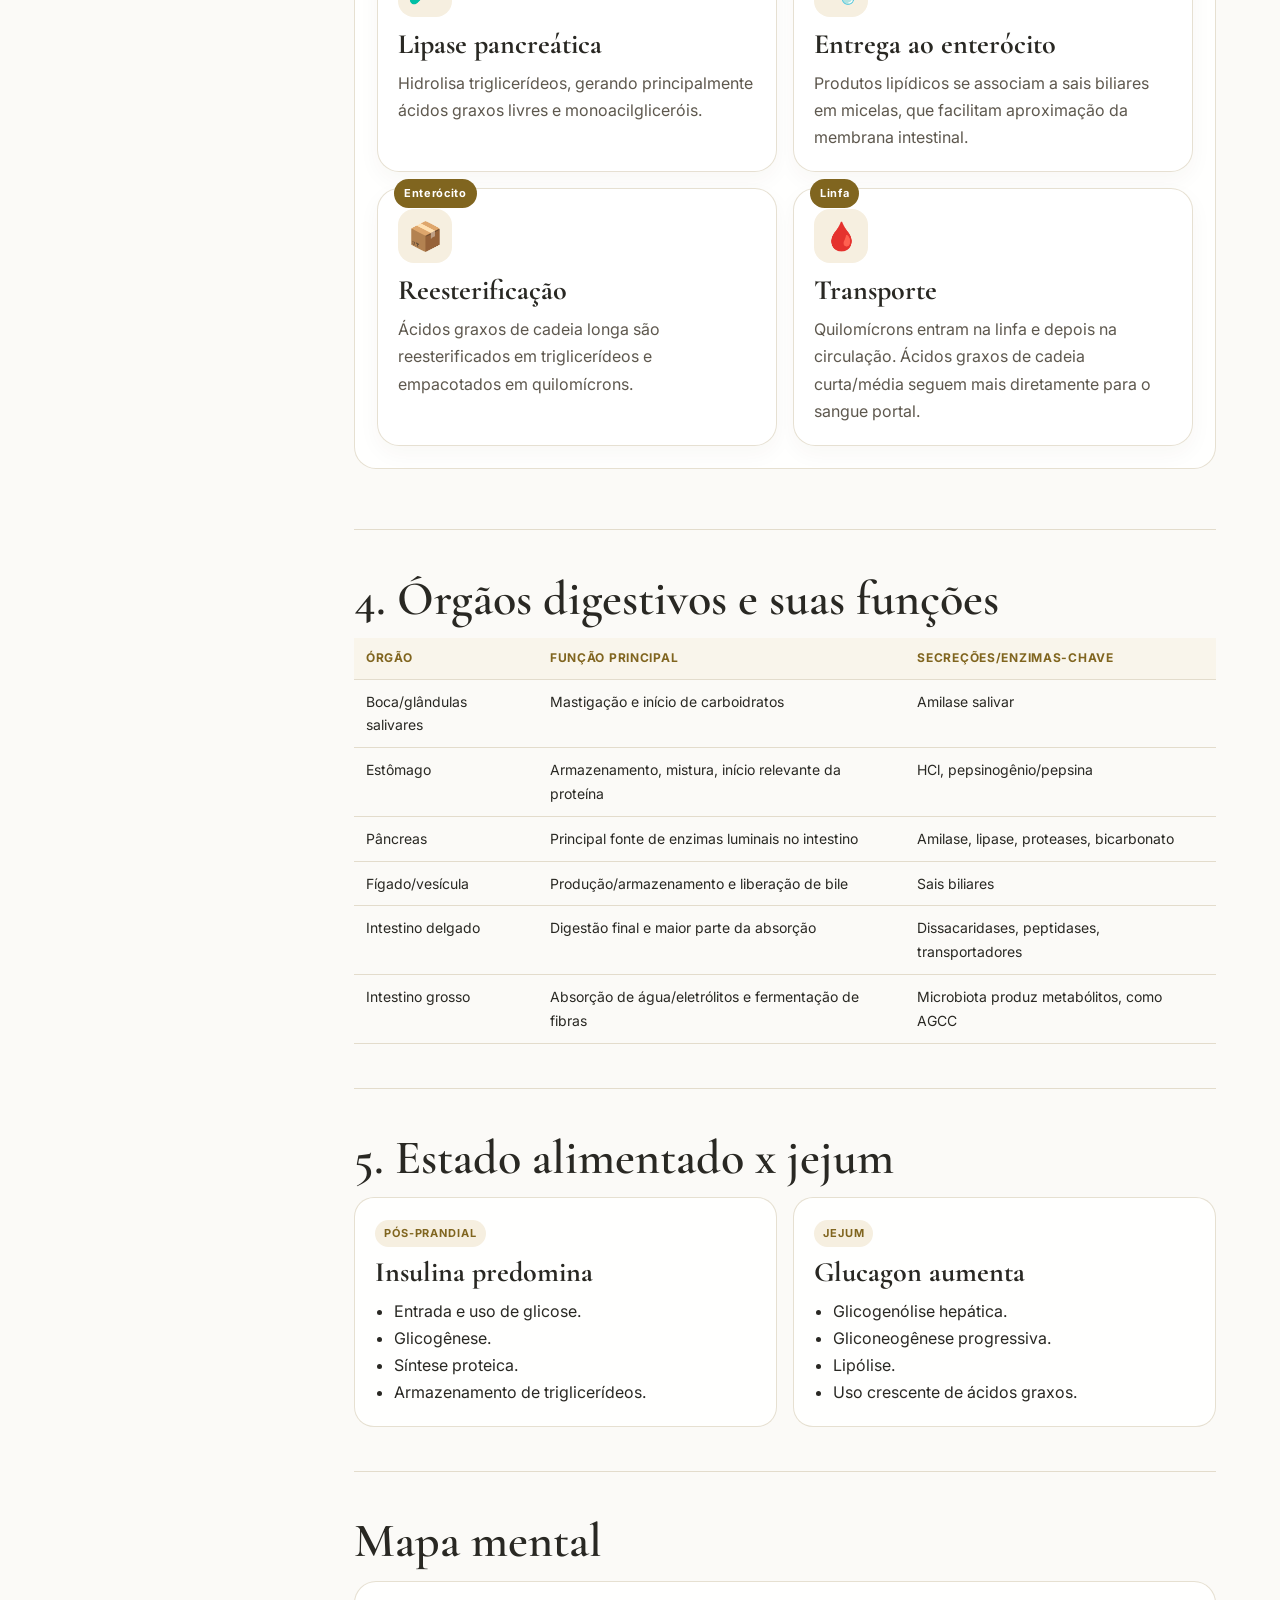
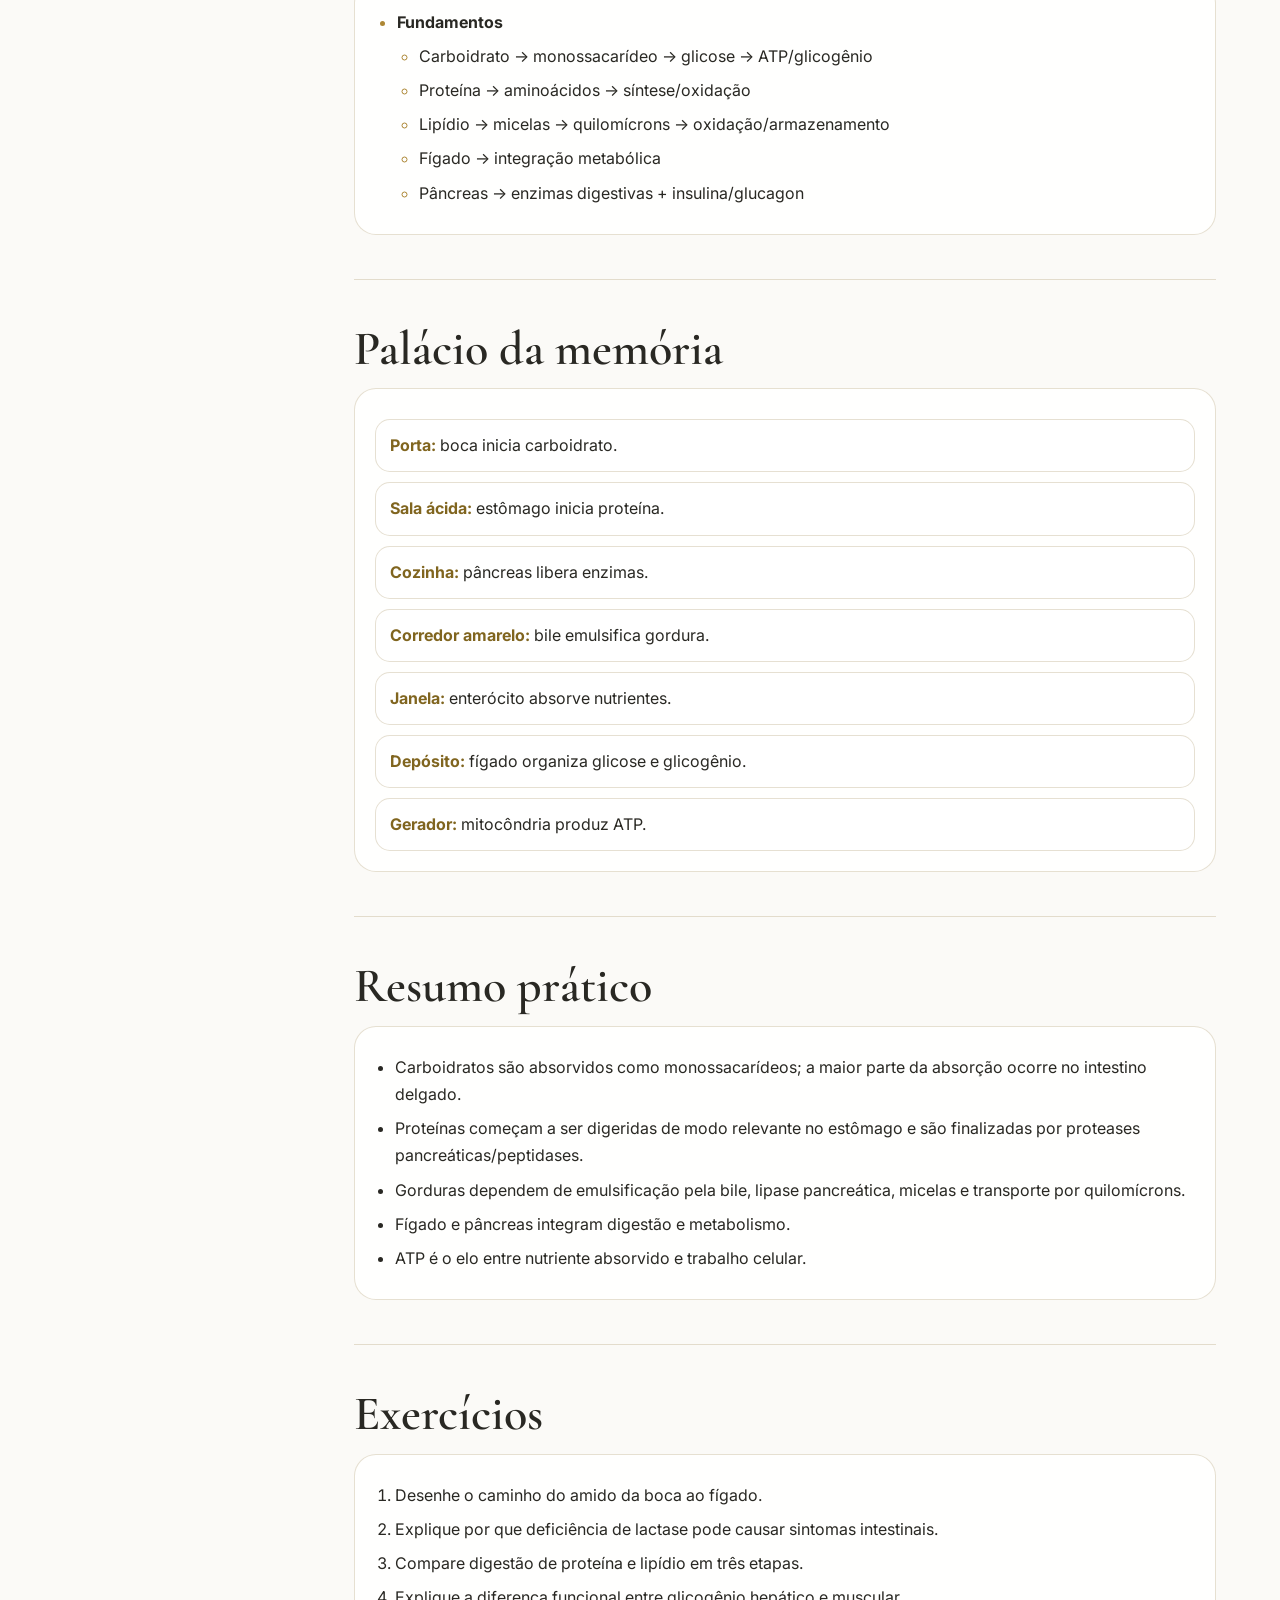
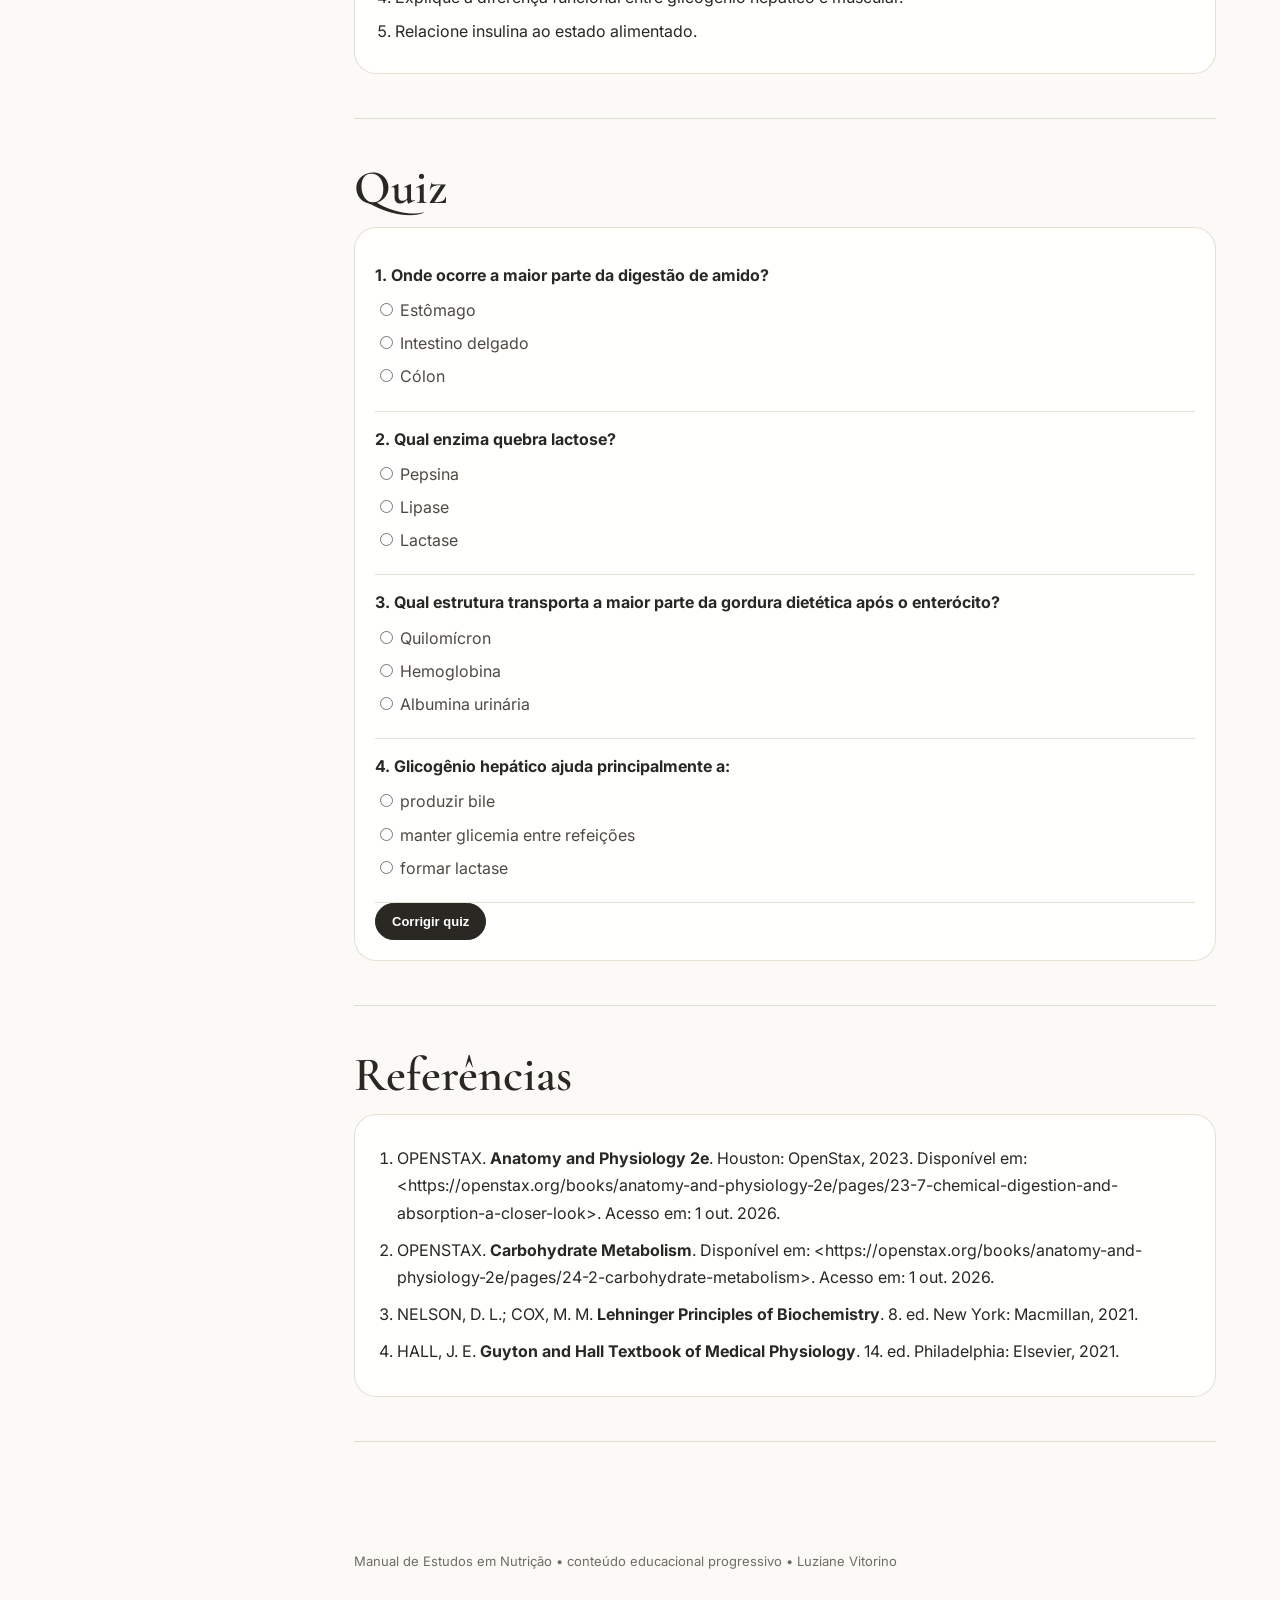
<file: temas/fundamentos-biologicos.html>
<!doctype html><html lang="pt-BR"><head><meta charset="utf-8"><meta name="viewport" content="width=device-width,initial-scale=1"><title>Fundamentos biológicos | Manual de Nutrição</title><meta name="description" content="Manual de estudo em Nutrição: Fundamentos biológicos"><link rel="preconnect" href="https://fonts.googleapis.com"><link rel="preconnect" href="https://fonts.gstatic.com" crossorigin><link href="https://fonts.googleapis.com/css2?family=Cormorant+Garamond:wght@500;600;700&family=Inter:wght@400;500;600;700&display=swap" rel="stylesheet"><link rel="stylesheet" href="../assets/manual.css"><link rel="stylesheet" href="../assets/visual.css"></head><body id="top"><div class="site"><aside><a class="brand" href="../index.html"><img src="../assets/logo-gold.png" alt="Logo Luziane Vitorino"><div><b>Luziane Vitorino</b><small>Manual de Nutrição</small></div></a><div class="nav-title">Manuals</div><nav class="nav"><a class="" href="metodo-estudo.html">Método de estudo</a><a class="active" href="fundamentos-biologicos.html">Fundamentos biológicos</a><a class="" href="avaliacao-nutricional.html">Avaliação nutricional</a><a class="" href="clinica-hospitalar.html">Clínica & hospitalar</a><a class="" href="esportiva-suplementacao.html">Esportiva & suplementação</a><a class="" href="uan-saude-publica.html">UAN & saúde pública</a><a class="" href="pesquisa-evidencias.html">Pesquisa & evidências</a><a class="" href="carreira-legislacao.html">Carreira & legislação</a><a class="" href="casos-revisoes.html">Casos & revisões</a><a class="" href="corpo-humano-nutricao.html">Corpo humano & nutrição</a></nav></aside><main><header class="hero"><span class="eyebrow">Bioquímica + fisiologia + metabolismo</span><h1>Fundamentos biológicos</h1><p>Entenda o caminho dos nutrientes — digestão, absorção, transporte, armazenamento e produção de energia — de forma visual e ligada à prática do nutricionista.</p><div class="actions"><a class="btn primary" href="../index.html">← Início</a><a class="btn" href="#resumo">Resumo</a><a class="btn" href="#quiz">Quiz</a><a class="btn" href="#referencias">Referências</a></div></header><div class="content"><section class="section visual-lab"><h2>Explicação visual interativa</h2><p class="lead">Clique nos quadros para estudar em etapas, com relações visuais e referências consultadas.</p><div data-topic="fundamentos"></div></section>
<section class="section"><h2>Objetivos de aprendizagem</h2><div class="objectives"><div class="objective"><b>Macronutrientes</b><br>Entender digestão, absorção e metabolismo de carboidratos, proteínas e lipídios.</div><div class="objective"><b>Fisiologia digestiva</b><br>Localizar órgãos, secreções, enzimas e transportadores.</div><div class="objective"><b>Metabolismo energético</b><br>Relacionar glicólise, acetil-CoA, Krebs e ATP.</div><div class="objective"><b>Regulação</b><br>Conectar insulina, glucagon, jejum e estado alimentado.</div></div></section>
<section class="section"><h2>1. Carboidratos — do alimento ao ATP</h2><div class="subtopic"><h3>Classificação</h3><div class="grid3"><div class="card"><b>Monossacarídeos</b><p>Glicose, galactose e frutose. Já estão em forma absorvível.</p></div><div class="card"><b>Dissacarídeos</b><p>Sacarose, lactose e maltose. Precisam ser quebrados por enzimas da borda em escova.</p></div><div class="card"><b>Polissacarídeos</b><p>Amido e glicogênio são digeríveis; muitas fibras não são hidrolisadas por enzimas humanas.</p></div></div><h4>Digestão em quadrinhos</h4><div class="comic-strip"><article class="panel" data-step="Boca"><div class="icon">👄</div><h3>Amilase salivar</h3><p>Glândulas salivares secretam amilase, que inicia a hidrólise das ligações do amido.</p></article><article class="panel" data-step="Estômago"><div class="icon">🫄</div><h3>Pausa química</h3><p>O pH ácido inativa progressivamente a amilase salivar. O estômago mistura e libera o quimo ao duodeno.</p></article><article class="panel" data-step="Duodeno"><div class="icon">🧪</div><h3>Amilase pancreática</h3><p>O pâncreas exócrino libera amilase pancreática, que continua a quebra do amido.</p></article><article class="panel" data-step="Borda em escova"><div class="icon">✂️</div><h3>Dissacaridases</h3><p>Maltase, sacarase-isomaltase e lactase formam monossacarídeos absorvíveis.</p></article><article class="panel" data-step="Enterócito"><div class="icon">🚪</div><h3>Absorção</h3><p>Glicose/galactose entram por SGLT1; frutose por GLUT5; saída basolateral principalmente por GLUT2.</p></article><article class="panel" data-step="Fígado/tecidos"><div class="icon">⚡</div><h3>Destino</h3><p>Glicose pode ser oxidada, armazenada como glicogênio ou, em excesso energético, contribuir para síntese de gordura.</p></article></div><h4>Glicose, glicogênio e oxidação</h4><div class="steps"><div class="step"><div><b>Glicólise.</b> Glicose → piruvato, com geração de ATP e NADH.</div></div><div class="step"><div><b>Acetil-CoA.</b> Em condições aeróbias, o piruvato entra na mitocôndria e forma acetil-CoA.</div></div><div class="step"><div><b>Ciclo de Krebs.</b> Acetil-CoA é oxidado, gerando transportadores reduzidos.</div></div><div class="step"><div><b>Fosforilação oxidativa.</b> Cadeia respiratória usa elétrons para produzir a maior parte do ATP.</div></div><div class="step"><div><b>Glicogênese.</b> Após refeições, insulina favorece armazenamento de glicose como glicogênio no fígado e músculo.</div></div><div class="step"><div><b>Glicogenólise.</b> Entre refeições/exercício, glicogênio é mobilizado; fígado ajuda a manter glicemia e músculo usa o próprio glicogênio.</div></div></div></div></section>
<section class="section"><h2>2. Proteínas — digestão, absorção e destino</h2><div class="subtopic"><div class="comic-strip"><article class="panel" data-step="Estômago"><div class="icon">🥩</div><h3>Desnaturação + pepsina</h3><p>HCl produzido pelas células parietais reduz o pH e desnatura proteínas. Pepsinogênio das células principais é ativado em pepsina e inicia proteólise.</p></article><article class="panel" data-step="Duodeno"><div class="icon">🧪</div><h3>Proteases pancreáticas</h3><p>Tripsinogênio, quimotripsinogênio e outras pró-enzimas chegam inativas. Enteropeptidase ativa tripsina, que ativa outras proteases.</p></article><article class="panel" data-step="Borda em escova"><div class="icon">✂️</div><h3>Peptidases</h3><p>Peptídeos são quebrados em aminoácidos, dipeptídeos e tripeptídeos.</p></article><article class="panel" data-step="Absorção"><div class="icon">🚪</div><h3>Transportadores</h3><p>Aminoácidos e pequenos peptídeos atravessam enterócitos por transportadores específicos e entram na circulação portal.</p></article></div><div class="note"><b>Destino</b><div>Aminoácidos entram no pool corporal para síntese de proteínas, enzimas, hormônios e outras moléculas. Não há “estoque” específico de proteína; excesso de aminoácidos sofre remoção do nitrogênio e o esqueleto carbônico pode ser oxidado ou convertido.</div></div></div></section>
<section class="section"><h2>3. Lipídios — emulsificação, micelas e quilomícrons</h2><div class="subtopic"><div class="comic-strip"><article class="panel" data-step="Estômago"><div class="icon">🥑</div><h3>Início discreto</h3><p>Há ação de lipases, mas a maior parte da digestão ocorre no intestino delgado.</p></article><article class="panel" data-step="Duodeno"><div class="icon">🟡</div><h3>Bile emulsifica</h3><p>Sais biliares produzidos pelo fígado e armazenados na vesícula dispersam grandes gotículas de gordura, aumentando superfície.</p></article><article class="panel" data-step="Pâncreas"><div class="icon">🧪</div><h3>Lipase pancreática</h3><p>Hidrolisa triglicerídeos, gerando principalmente ácidos graxos livres e monoacilgliceróis.</p></article><article class="panel" data-step="Micela"><div class="icon">🫧</div><h3>Entrega ao enterócito</h3><p>Produtos lipídicos se associam a sais biliares em micelas, que facilitam aproximação da membrana intestinal.</p></article><article class="panel" data-step="Enterócito"><div class="icon">📦</div><h3>Reesterificação</h3><p>Ácidos graxos de cadeia longa são reesterificados em triglicerídeos e empacotados em quilomícrons.</p></article><article class="panel" data-step="Linfa"><div class="icon">🩸</div><h3>Transporte</h3><p>Quilomícrons entram na linfa e depois na circulação. Ácidos graxos de cadeia curta/média seguem mais diretamente para o sangue portal.</p></article></div></div></section>
<section class="section"><h2>4. Órgãos digestivos e suas funções</h2><div class="table-wrap"><table class="table"><thead><tr><th>Órgão</th><th>Função principal</th><th>Secreções/enzimas-chave</th></tr></thead><tbody><tr><td>Boca/glândulas salivares</td><td>Mastigação e início de carboidratos</td><td>Amilase salivar</td></tr><tr><td>Estômago</td><td>Armazenamento, mistura, início relevante da proteína</td><td>HCl, pepsinogênio/pepsina</td></tr><tr><td>Pâncreas</td><td>Principal fonte de enzimas luminais no intestino</td><td>Amilase, lipase, proteases, bicarbonato</td></tr><tr><td>Fígado/vesícula</td><td>Produção/armazenamento e liberação de bile</td><td>Sais biliares</td></tr><tr><td>Intestino delgado</td><td>Digestão final e maior parte da absorção</td><td>Dissacaridases, peptidases, transportadores</td></tr><tr><td>Intestino grosso</td><td>Absorção de água/eletrólitos e fermentação de fibras</td><td>Microbiota produz metabólitos, como AGCC</td></tr></tbody></table></div></section>
<section class="section"><h2>5. Estado alimentado x jejum</h2><div class="grid"><div class="card"><span class="tag">Pós-prandial</span><h3>Insulina predomina</h3><ul><li>Entrada e uso de glicose.</li><li>Glicogênese.</li><li>Síntese proteica.</li><li>Armazenamento de triglicerídeos.</li></ul></div><div class="card"><span class="tag">Jejum</span><h3>Glucagon aumenta</h3><ul><li>Glicogenólise hepática.</li><li>Gliconeogênese progressiva.</li><li>Lipólise.</li><li>Uso crescente de ácidos graxos.</li></ul></div></div></section>
<section class="section"><h2>Mapa mental</h2><div class="mindmap"><ul><li><b>Fundamentos</b><ul><li>Carboidrato → monossacarídeo → glicose → ATP/glicogênio</li><li>Proteína → aminoácidos → síntese/oxidação</li><li>Lipídio → micelas → quilomícrons → oxidação/armazenamento</li><li>Fígado → integração metabólica</li><li>Pâncreas → enzimas digestivas + insulina/glucagon</li></ul></li></ul></div></section>
<section class="section"><h2>Palácio da memória</h2><div class="palace"><div class="room"><b>Porta:</b> boca inicia carboidrato.</div><div class="room"><b>Sala ácida:</b> estômago inicia proteína.</div><div class="room"><b>Cozinha:</b> pâncreas libera enzimas.</div><div class="room"><b>Corredor amarelo:</b> bile emulsifica gordura.</div><div class="room"><b>Janela:</b> enterócito absorve nutrientes.</div><div class="room"><b>Depósito:</b> fígado organiza glicose e glicogênio.</div><div class="room"><b>Gerador:</b> mitocôndria produz ATP.</div></div></section>
<section class="section" id="resumo"><h2>Resumo prático</h2><div class="summary-box"><ul><li>Carboidratos são absorvidos como monossacarídeos; a maior parte da absorção ocorre no intestino delgado.</li><li>Proteínas começam a ser digeridas de modo relevante no estômago e são finalizadas por proteases pancreáticas/peptidases.</li><li>Gorduras dependem de emulsificação pela bile, lipase pancreática, micelas e transporte por quilomícrons.</li><li>Fígado e pâncreas integram digestão e metabolismo.</li><li>ATP é o elo entre nutriente absorvido e trabalho celular.</li></ul></div></section>
<section class="section"><h2>Exercícios</h2><div class="exercise"><ol><li>Desenhe o caminho do amido da boca ao fígado.</li><li>Explique por que deficiência de lactase pode causar sintomas intestinais.</li><li>Compare digestão de proteína e lipídio em três etapas.</li><li>Explique a diferença funcional entre glicogênio hepático e muscular.</li><li>Relacione insulina ao estado alimentado.</li></ol></div></section>
<section class="section" id="quiz"><h2>Quiz</h2><form class="quiz"><div class="question" data-answer="b"><p>1. Onde ocorre a maior parte da digestão de amido?</p><label><input type="radio" name="q1" value="a"> Estômago</label><label><input type="radio" name="q1" value="b"> Intestino delgado</label><label><input type="radio" name="q1" value="c"> Cólon</label></div><div class="question" data-answer="c"><p>2. Qual enzima quebra lactose?</p><label><input type="radio" name="q2" value="a"> Pepsina</label><label><input type="radio" name="q2" value="b"> Lipase</label><label><input type="radio" name="q2" value="c"> Lactase</label></div><div class="question" data-answer="a"><p>3. Qual estrutura transporta a maior parte da gordura dietética após o enterócito?</p><label><input type="radio" name="q3" value="a"> Quilomícron</label><label><input type="radio" name="q3" value="b"> Hemoglobina</label><label><input type="radio" name="q3" value="c"> Albumina urinária</label></div><div class="question" data-answer="b"><p>4. Glicogênio hepático ajuda principalmente a:</p><label><input type="radio" name="q4" value="a"> produzir bile</label><label><input type="radio" name="q4" value="b"> manter glicemia entre refeições</label><label><input type="radio" name="q4" value="c"> formar lactase</label></div><button class="btn primary quiz-check" type="button">Corrigir quiz</button></form></section>
<section class="section" id="referencias"><h2>Referências</h2><div class="refs"><ol><li>OPENSTAX. <b>Anatomy and Physiology 2e</b>. Houston: OpenStax, 2023. Disponível em: &lt;https://openstax.org/books/anatomy-and-physiology-2e/pages/23-7-chemical-digestion-and-absorption-a-closer-look&gt;. Acesso em: 1 out. 2026.</li><li>OPENSTAX. <b>Carbohydrate Metabolism</b>. Disponível em: &lt;https://openstax.org/books/anatomy-and-physiology-2e/pages/24-2-carbohydrate-metabolism&gt;. Acesso em: 1 out. 2026.</li><li>NELSON, D. L.; COX, M. M. <b>Lehninger Principles of Biochemistry</b>. 8. ed. New York: Macmillan, 2021.</li><li>HALL, J. E. <b>Guyton and Hall Textbook of Medical Physiology</b>. 14. ed. Philadelphia: Elsevier, 2021.</li></ol></div></section></div><div class="foot">Manual de Estudos em Nutrição • conteúdo educacional progressivo • Luziane Vitorino</div></main></div><script src="../assets/manual.js"></script><script src="../assets/visual.js"></script></body></html>
</file>
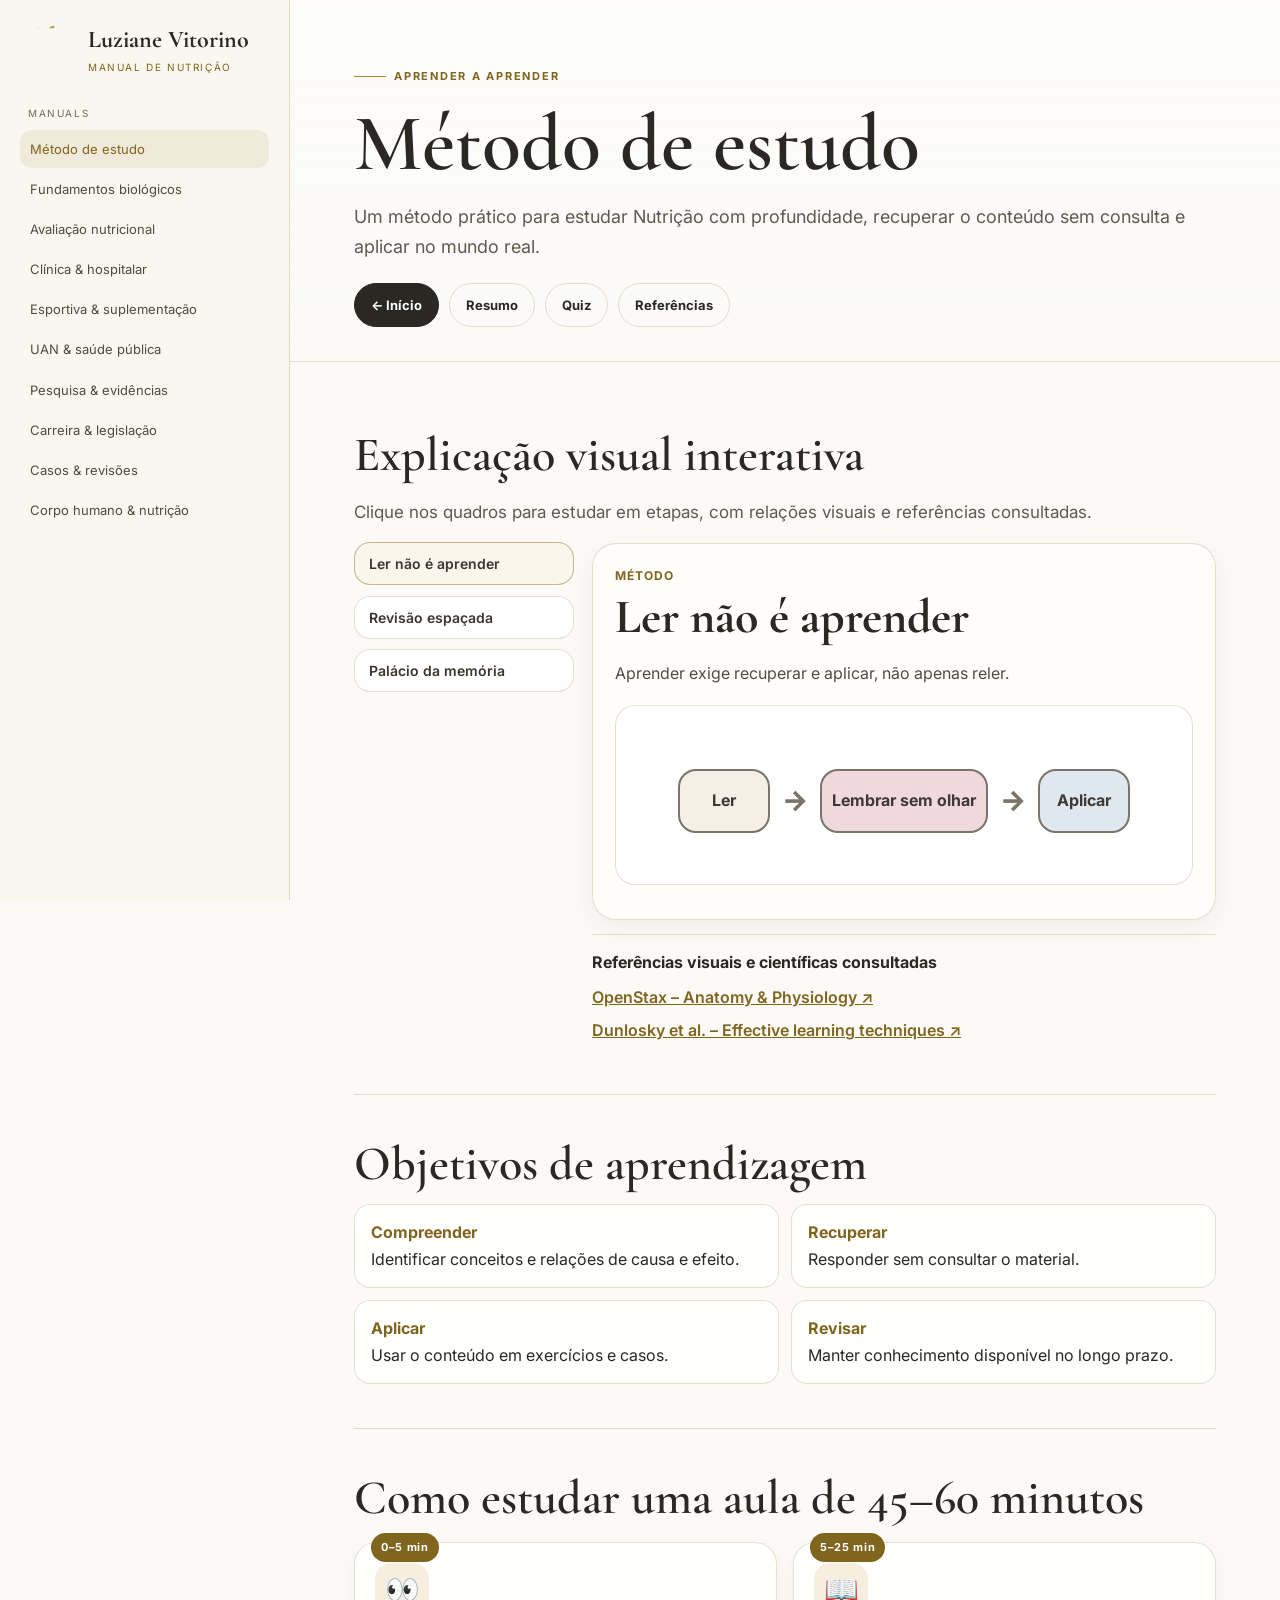
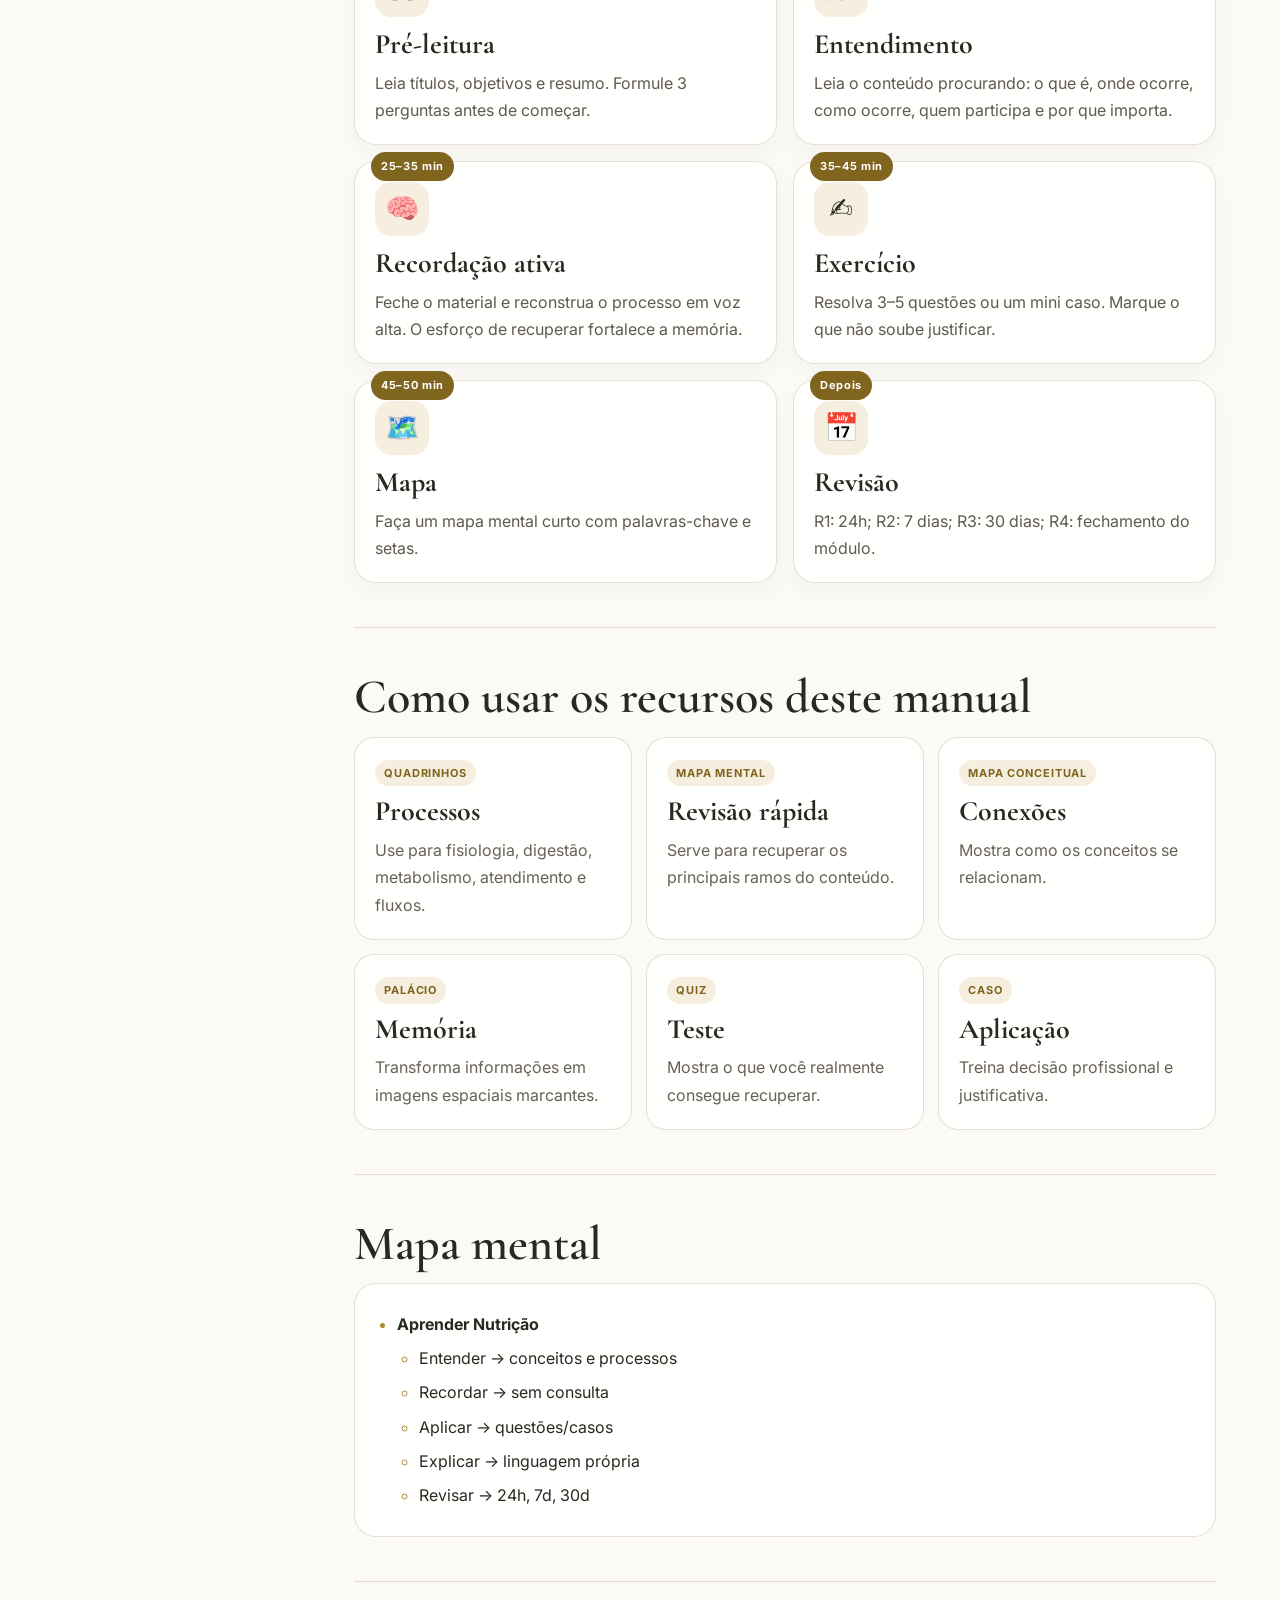
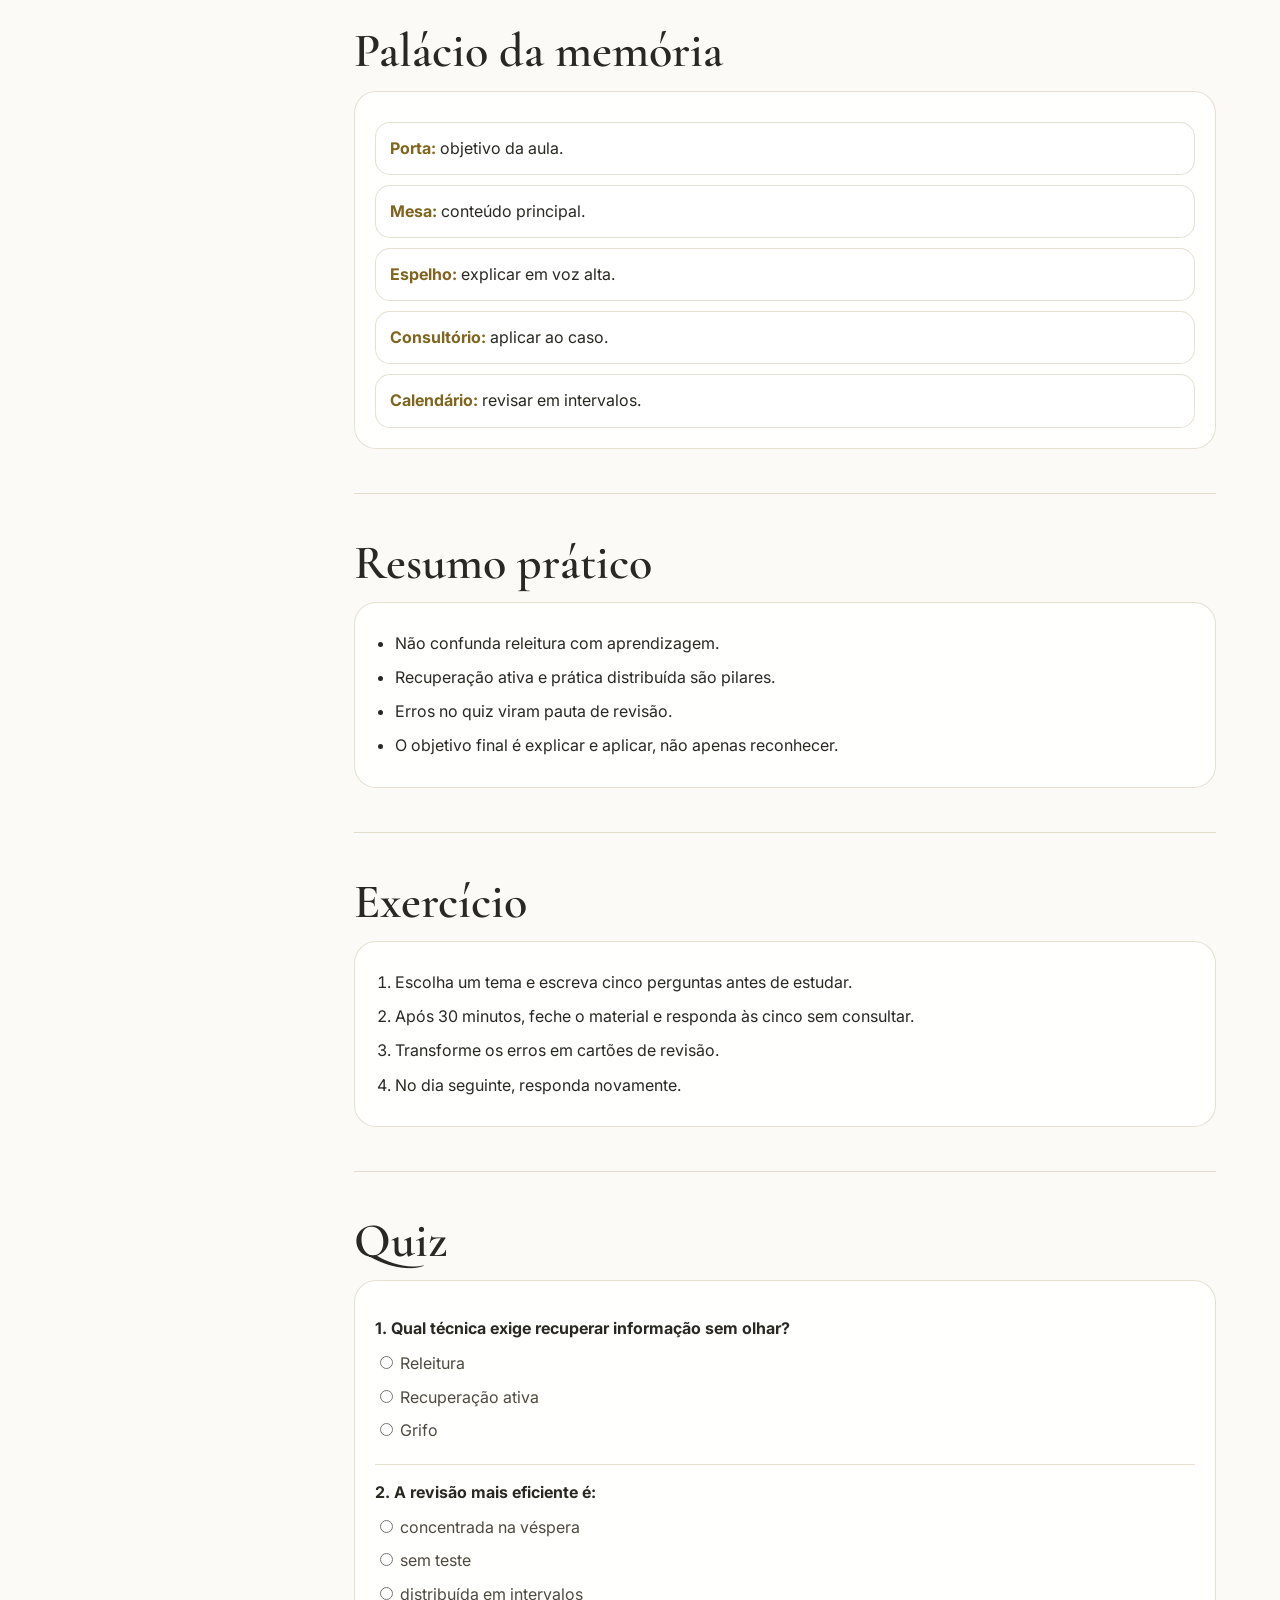
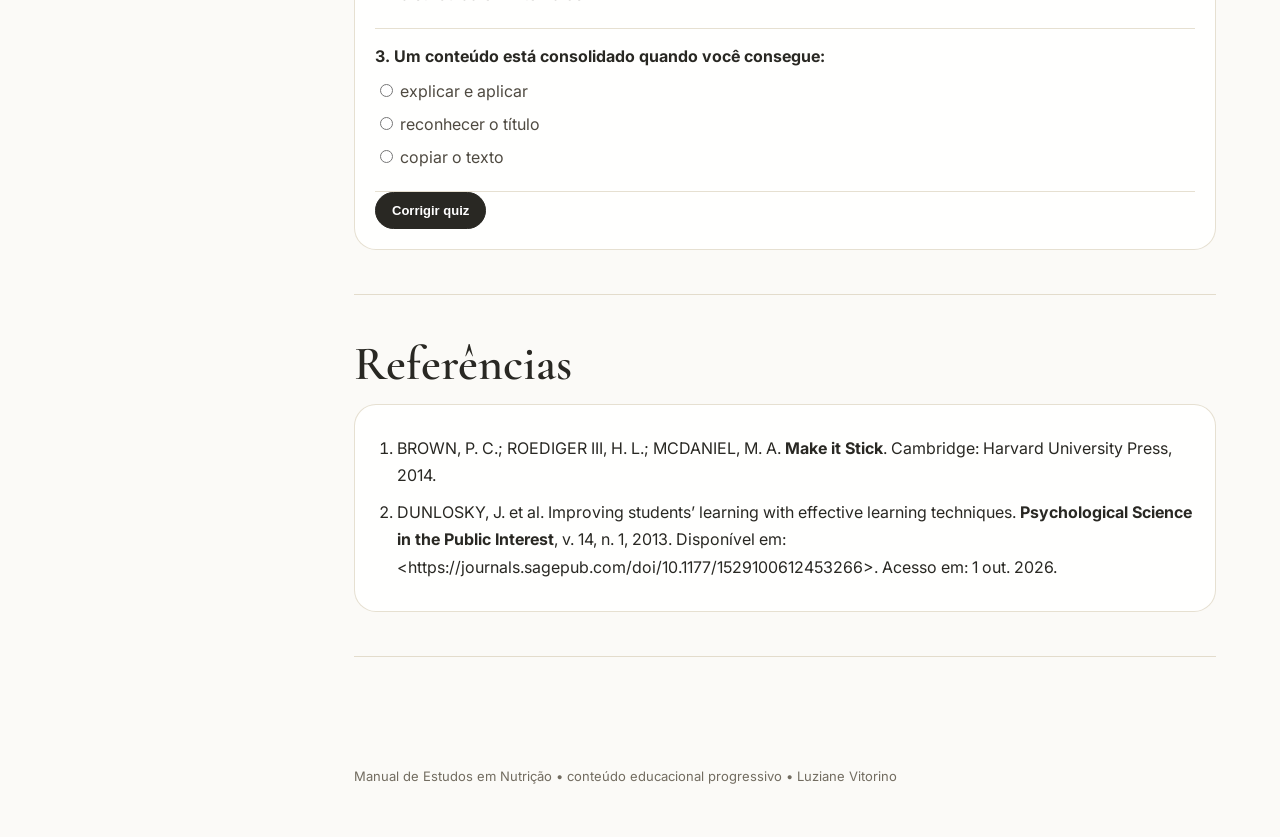
<file: temas/metodo-estudo.html>
<!doctype html><html lang="pt-BR"><head><meta charset="utf-8"><meta name="viewport" content="width=device-width,initial-scale=1"><title>Método de estudo | Manual de Nutrição</title><meta name="description" content="Manual de estudo em Nutrição: Método de estudo"><link rel="preconnect" href="https://fonts.googleapis.com"><link rel="preconnect" href="https://fonts.gstatic.com" crossorigin><link href="https://fonts.googleapis.com/css2?family=Cormorant+Garamond:wght@500;600;700&family=Inter:wght@400;500;600;700&display=swap" rel="stylesheet"><link rel="stylesheet" href="../assets/manual.css"><link rel="stylesheet" href="../assets/visual.css"></head><body id="top"><div class="site"><aside><a class="brand" href="../index.html"><img src="../assets/logo-gold.png" alt="Logo Luziane Vitorino"><div><b>Luziane Vitorino</b><small>Manual de Nutrição</small></div></a><div class="nav-title">Manuals</div><nav class="nav"><a class="active" href="metodo-estudo.html">Método de estudo</a><a class="" href="fundamentos-biologicos.html">Fundamentos biológicos</a><a class="" href="avaliacao-nutricional.html">Avaliação nutricional</a><a class="" href="clinica-hospitalar.html">Clínica & hospitalar</a><a class="" href="esportiva-suplementacao.html">Esportiva & suplementação</a><a class="" href="uan-saude-publica.html">UAN & saúde pública</a><a class="" href="pesquisa-evidencias.html">Pesquisa & evidências</a><a class="" href="carreira-legislacao.html">Carreira & legislação</a><a class="" href="casos-revisoes.html">Casos & revisões</a><a class="" href="corpo-humano-nutricao.html">Corpo humano & nutrição</a></nav></aside><main><header class="hero"><span class="eyebrow">Aprender a aprender</span><h1>Método de estudo</h1><p>Um método prático para estudar Nutrição com profundidade, recuperar o conteúdo sem consulta e aplicar no mundo real.</p><div class="actions"><a class="btn primary" href="../index.html">← Início</a><a class="btn" href="#resumo">Resumo</a><a class="btn" href="#quiz">Quiz</a><a class="btn" href="#referencias">Referências</a></div></header><div class="content"><section class="section visual-lab"><h2>Explicação visual interativa</h2><p class="lead">Clique nos quadros para estudar em etapas, com relações visuais e referências consultadas.</p><div data-topic="metodo"></div></section>
<section class="section"><h2>Objetivos de aprendizagem</h2><div class="objectives"><div class="objective"><b>Compreender</b><br>Identificar conceitos e relações de causa e efeito.</div><div class="objective"><b>Recuperar</b><br>Responder sem consultar o material.</div><div class="objective"><b>Aplicar</b><br>Usar o conteúdo em exercícios e casos.</div><div class="objective"><b>Revisar</b><br>Manter conhecimento disponível no longo prazo.</div></div></section>
<section class="section"><h2>Como estudar uma aula de 45–60 minutos</h2><div class="comic-strip"><article class="panel" data-step="0–5 min"><div class="icon">👀</div><h3>Pré-leitura</h3><p>Leia títulos, objetivos e resumo. Formule 3 perguntas antes de começar.</p></article><article class="panel" data-step="5–25 min"><div class="icon">📖</div><h3>Entendimento</h3><p>Leia o conteúdo procurando: o que é, onde ocorre, como ocorre, quem participa e por que importa.</p></article><article class="panel" data-step="25–35 min"><div class="icon">🧠</div><h3>Recordação ativa</h3><p>Feche o material e reconstrua o processo em voz alta. O esforço de recuperar fortalece a memória.</p></article><article class="panel" data-step="35–45 min"><div class="icon">✍️</div><h3>Exercício</h3><p>Resolva 3–5 questões ou um mini caso. Marque o que não soube justificar.</p></article><article class="panel" data-step="45–50 min"><div class="icon">🗺️</div><h3>Mapa</h3><p>Faça um mapa mental curto com palavras-chave e setas.</p></article><article class="panel" data-step="Depois"><div class="icon">📅</div><h3>Revisão</h3><p>R1: 24h; R2: 7 dias; R3: 30 dias; R4: fechamento do módulo.</p></article></div></section>
<section class="section"><h2>Como usar os recursos deste manual</h2><div class="grid3"><div class="card"><span class="tag">Quadrinhos</span><h3>Processos</h3><p>Use para fisiologia, digestão, metabolismo, atendimento e fluxos.</p></div><div class="card"><span class="tag">Mapa mental</span><h3>Revisão rápida</h3><p>Serve para recuperar os principais ramos do conteúdo.</p></div><div class="card"><span class="tag">Mapa conceitual</span><h3>Conexões</h3><p>Mostra como os conceitos se relacionam.</p></div><div class="card"><span class="tag">Palácio</span><h3>Memória</h3><p>Transforma informações em imagens espaciais marcantes.</p></div><div class="card"><span class="tag">Quiz</span><h3>Teste</h3><p>Mostra o que você realmente consegue recuperar.</p></div><div class="card"><span class="tag">Caso</span><h3>Aplicação</h3><p>Treina decisão profissional e justificativa.</p></div></div></section>
<section class="section"><h2>Mapa mental</h2><div class="mindmap"><ul><li><b>Aprender Nutrição</b><ul><li>Entender → conceitos e processos</li><li>Recordar → sem consulta</li><li>Aplicar → questões/casos</li><li>Explicar → linguagem própria</li><li>Revisar → 24h, 7d, 30d</li></ul></li></ul></div></section>
<section class="section"><h2>Palácio da memória</h2><div class="palace"><div class="room"><b>Porta:</b> objetivo da aula.</div><div class="room"><b>Mesa:</b> conteúdo principal.</div><div class="room"><b>Espelho:</b> explicar em voz alta.</div><div class="room"><b>Consultório:</b> aplicar ao caso.</div><div class="room"><b>Calendário:</b> revisar em intervalos.</div></div></section>
<section class="section" id="resumo"><h2>Resumo prático</h2><div class="summary-box"><ul><li>Não confunda releitura com aprendizagem.</li><li>Recuperação ativa e prática distribuída são pilares.</li><li>Erros no quiz viram pauta de revisão.</li><li>O objetivo final é explicar e aplicar, não apenas reconhecer.</li></ul></div></section>
<section class="section"><h2>Exercício</h2><div class="exercise"><ol><li>Escolha um tema e escreva cinco perguntas antes de estudar.</li><li>Após 30 minutos, feche o material e responda às cinco sem consultar.</li><li>Transforme os erros em cartões de revisão.</li><li>No dia seguinte, responda novamente.</li></ol></div></section>
<section class="section" id="quiz"><h2>Quiz</h2><form class="quiz"><div class="question" data-answer="b"><p>1. Qual técnica exige recuperar informação sem olhar?</p><label><input type="radio" name="q1" value="a"> Releitura</label><label><input type="radio" name="q1" value="b"> Recuperação ativa</label><label><input type="radio" name="q1" value="c"> Grifo</label></div><div class="question" data-answer="c"><p>2. A revisão mais eficiente é:</p><label><input type="radio" name="q2" value="a"> concentrada na véspera</label><label><input type="radio" name="q2" value="b"> sem teste</label><label><input type="radio" name="q2" value="c"> distribuída em intervalos</label></div><div class="question" data-answer="a"><p>3. Um conteúdo está consolidado quando você consegue:</p><label><input type="radio" name="q3" value="a"> explicar e aplicar</label><label><input type="radio" name="q3" value="b"> reconhecer o título</label><label><input type="radio" name="q3" value="c"> copiar o texto</label></div><button class="btn primary quiz-check" type="button">Corrigir quiz</button></form></section>
<section class="section" id="referencias"><h2>Referências</h2><div class="refs"><ol><li>BROWN, P. C.; ROEDIGER III, H. L.; MCDANIEL, M. A. <b>Make it Stick</b>. Cambridge: Harvard University Press, 2014.</li><li>DUNLOSKY, J. et al. Improving students’ learning with effective learning techniques. <b>Psychological Science in the Public Interest</b>, v. 14, n. 1, 2013. Disponível em: &lt;https://journals.sagepub.com/doi/10.1177/1529100612453266&gt;. Acesso em: 1 out. 2026.</li></ol></div></section></div><div class="foot">Manual de Estudos em Nutrição • conteúdo educacional progressivo • Luziane Vitorino</div></main></div><script src="../assets/manual.js"></script><script src="../assets/visual.js"></script></body></html>
</file>
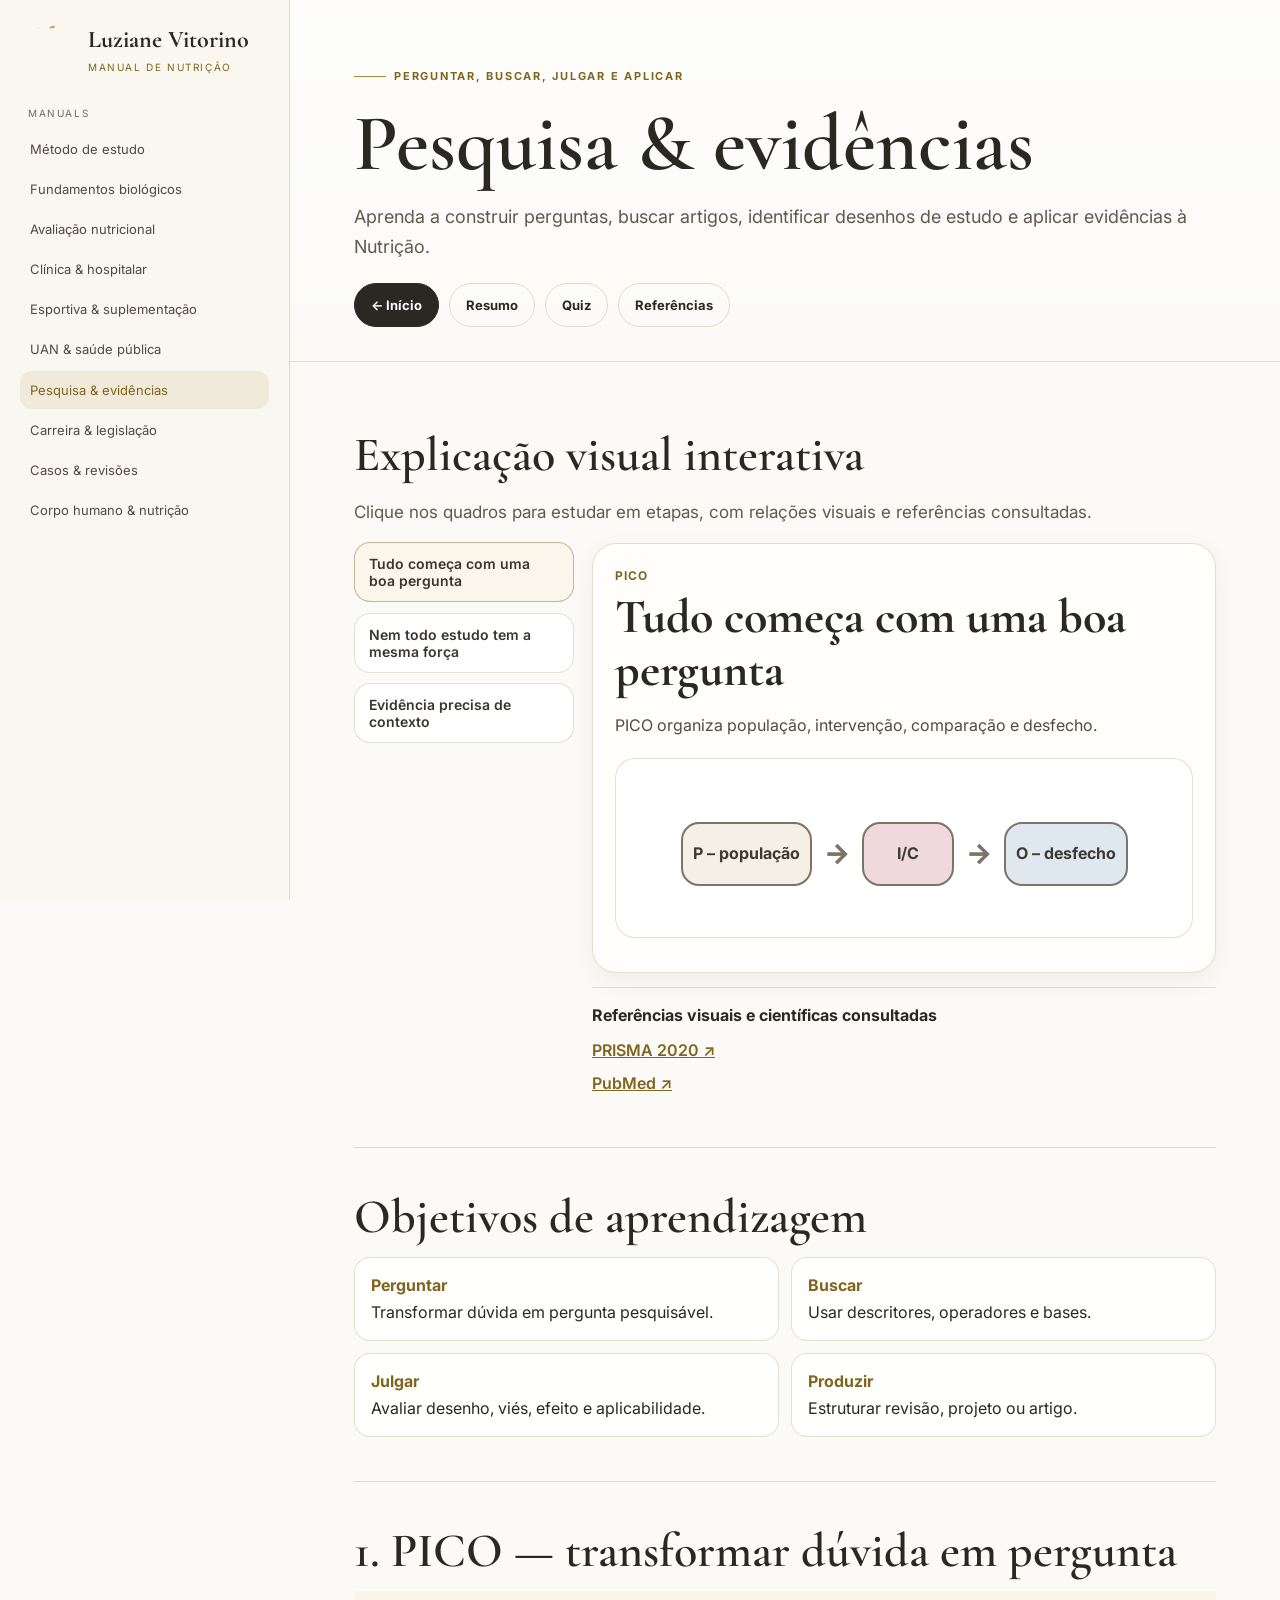
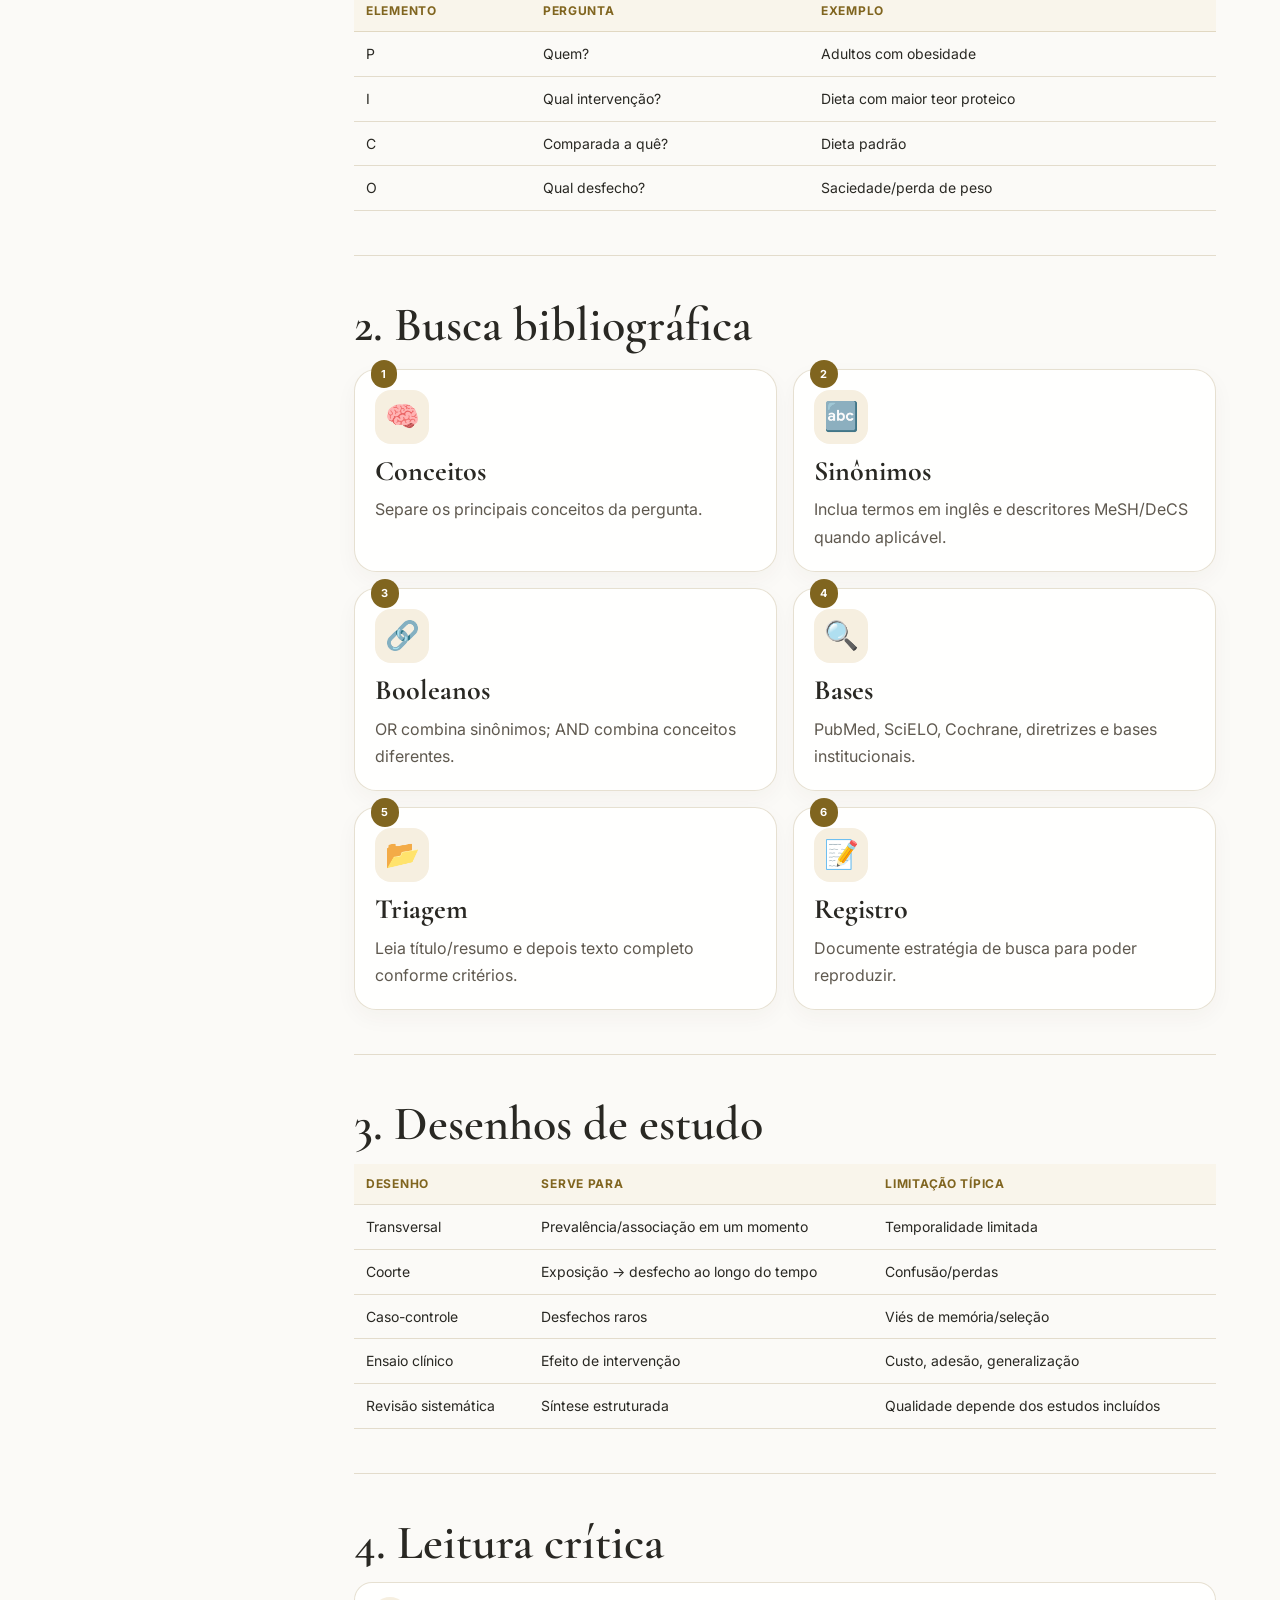
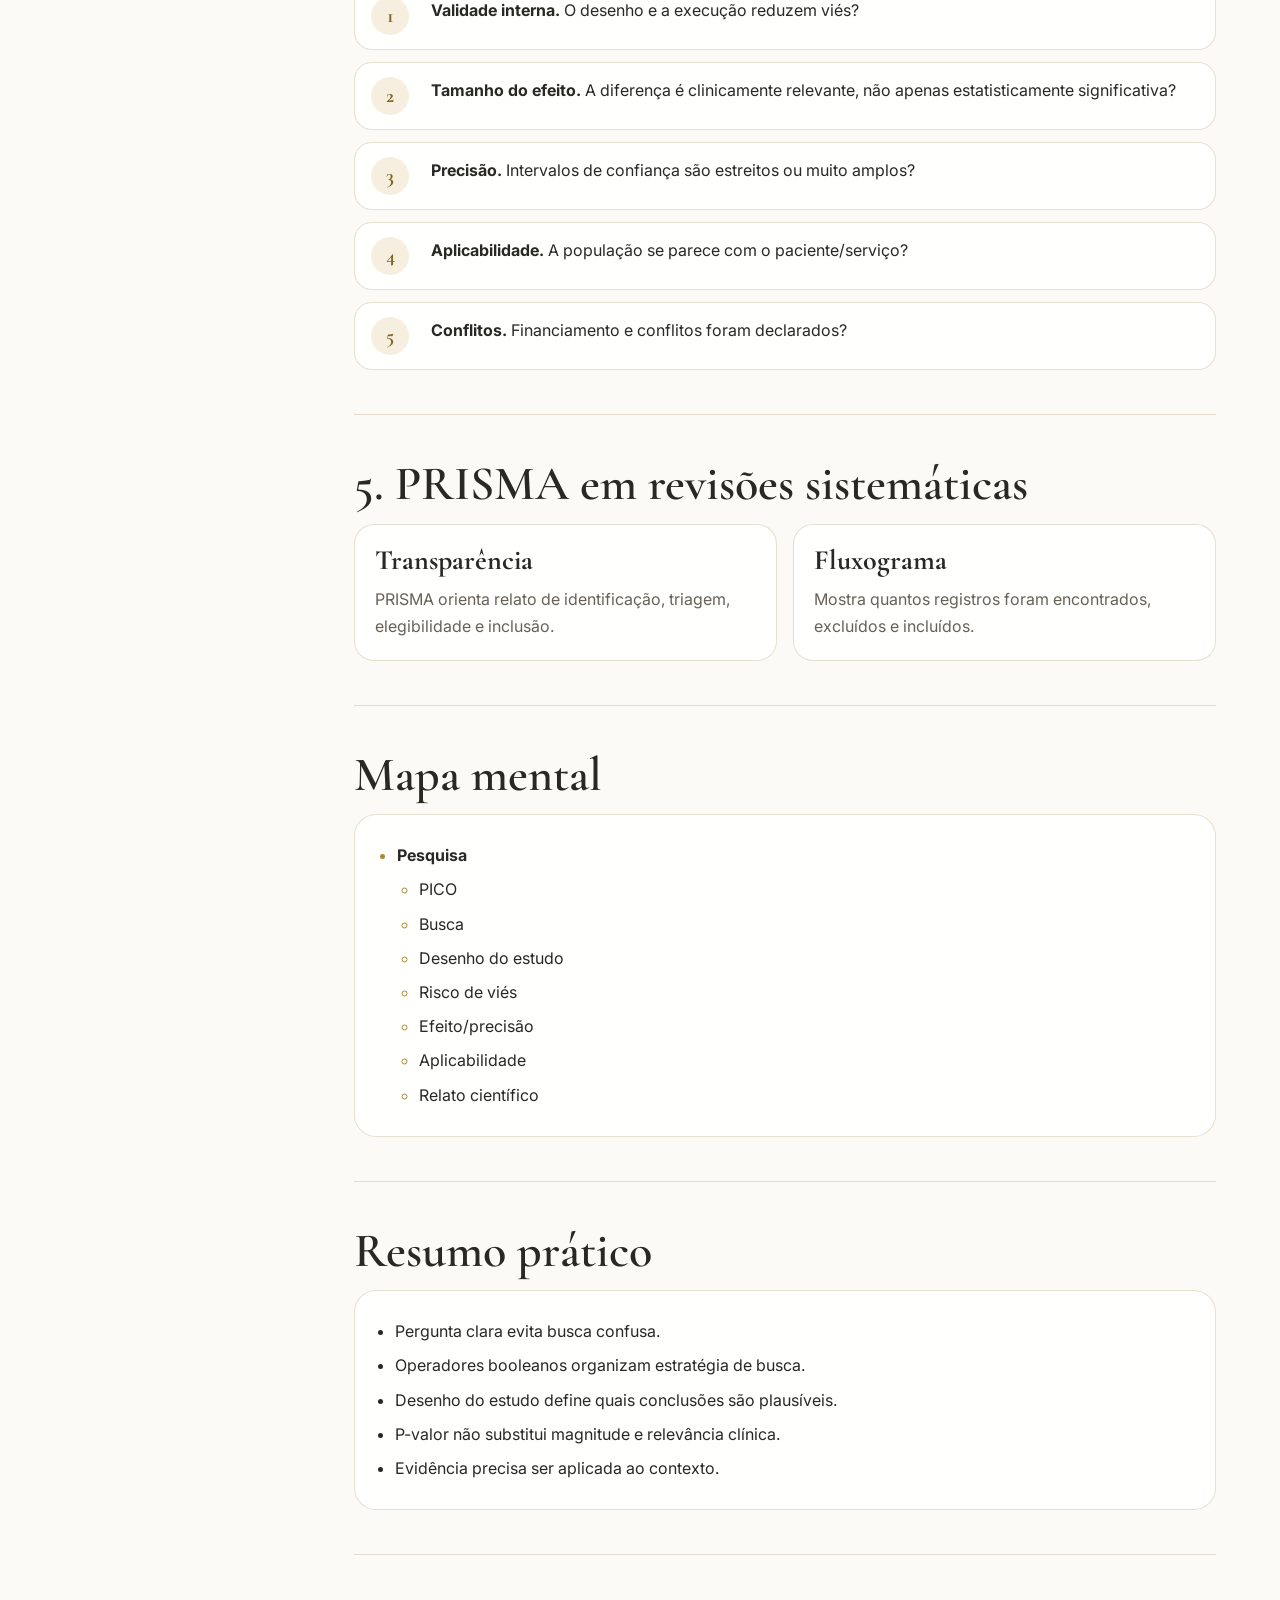
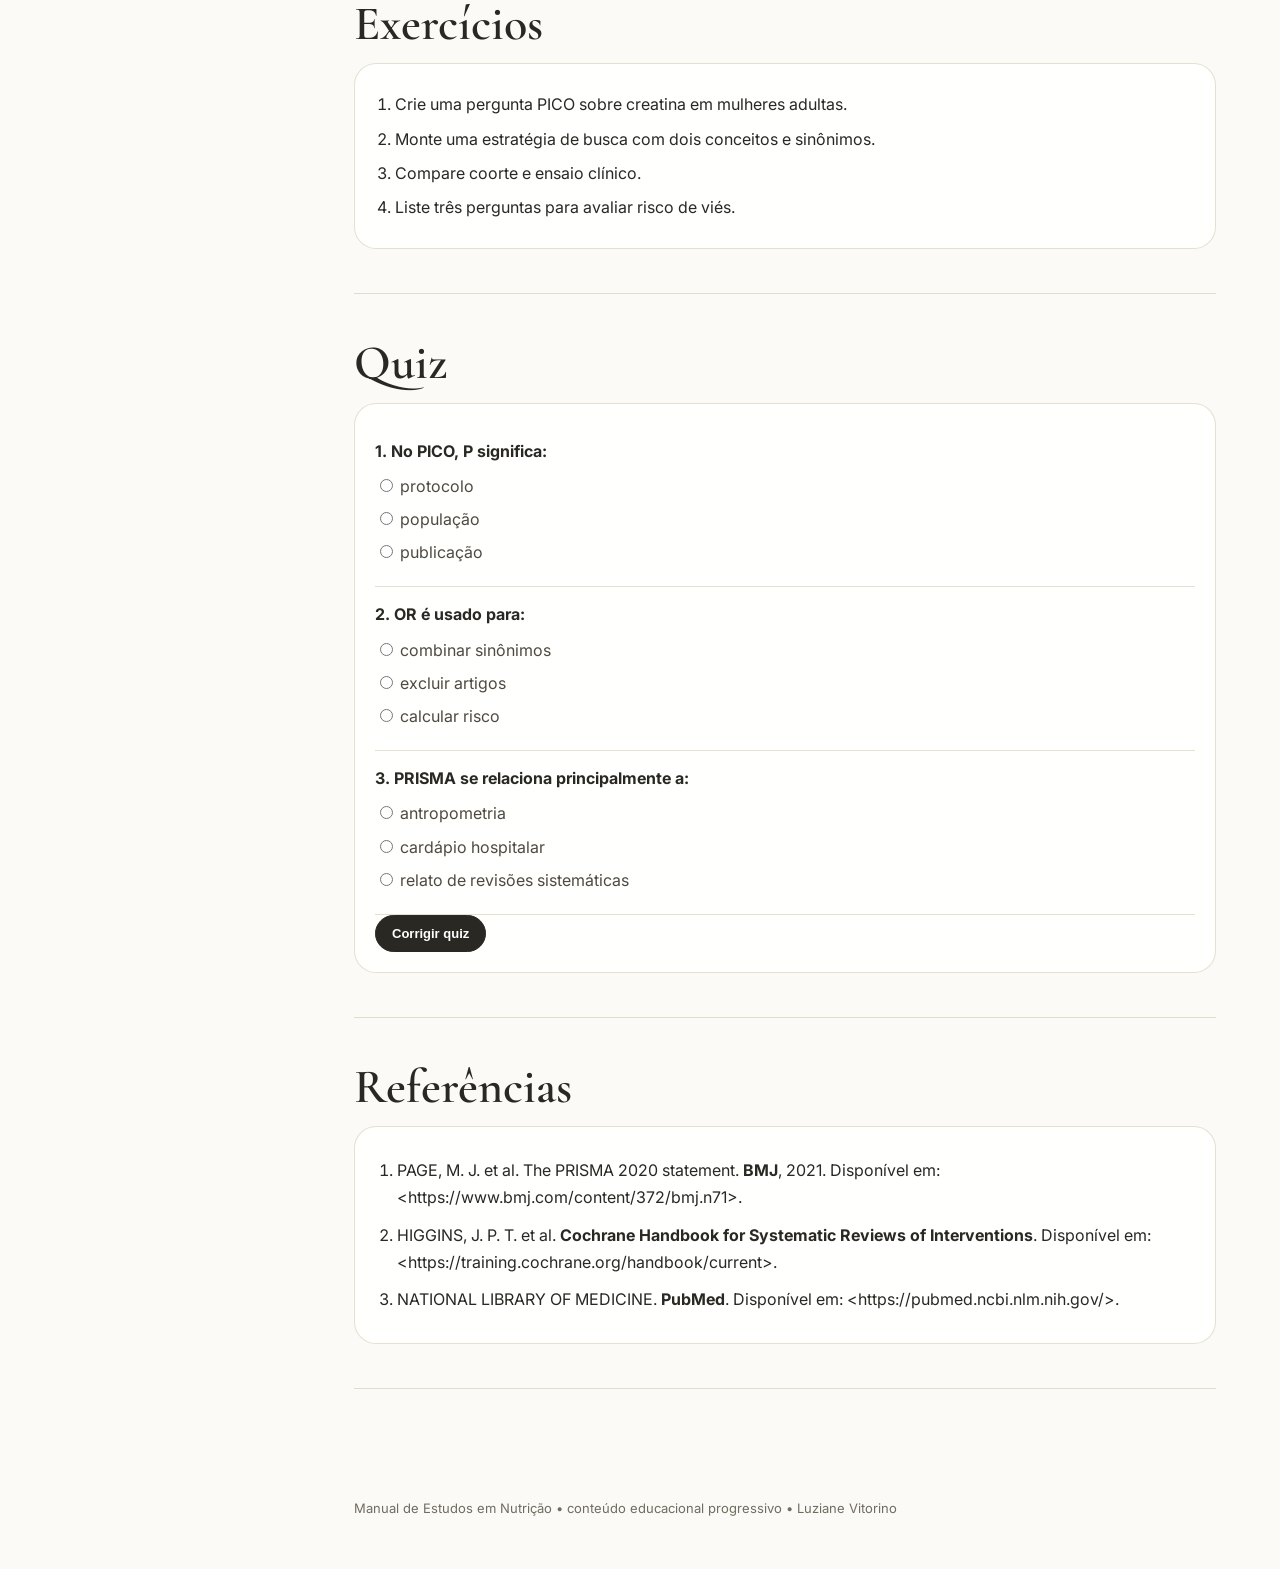
<file: temas/pesquisa-evidencias.html>
<!doctype html><html lang="pt-BR"><head><meta charset="utf-8"><meta name="viewport" content="width=device-width,initial-scale=1"><title>Pesquisa &amp; evidências | Manual de Nutrição</title><meta name="description" content="Manual de estudo em Nutrição: Pesquisa &amp; evidências"><link rel="preconnect" href="https://fonts.googleapis.com"><link rel="preconnect" href="https://fonts.gstatic.com" crossorigin><link href="https://fonts.googleapis.com/css2?family=Cormorant+Garamond:wght@500;600;700&family=Inter:wght@400;500;600;700&display=swap" rel="stylesheet"><link rel="stylesheet" href="../assets/manual.css"><link rel="stylesheet" href="../assets/visual.css"></head><body id="top"><div class="site"><aside><a class="brand" href="../index.html"><img src="../assets/logo-gold.png" alt="Logo Luziane Vitorino"><div><b>Luziane Vitorino</b><small>Manual de Nutrição</small></div></a><div class="nav-title">Manuals</div><nav class="nav"><a class="" href="metodo-estudo.html">Método de estudo</a><a class="" href="fundamentos-biologicos.html">Fundamentos biológicos</a><a class="" href="avaliacao-nutricional.html">Avaliação nutricional</a><a class="" href="clinica-hospitalar.html">Clínica & hospitalar</a><a class="" href="esportiva-suplementacao.html">Esportiva & suplementação</a><a class="" href="uan-saude-publica.html">UAN & saúde pública</a><a class="active" href="pesquisa-evidencias.html">Pesquisa & evidências</a><a class="" href="carreira-legislacao.html">Carreira & legislação</a><a class="" href="casos-revisoes.html">Casos & revisões</a><a class="" href="corpo-humano-nutricao.html">Corpo humano & nutrição</a></nav></aside><main><header class="hero"><span class="eyebrow">Perguntar, buscar, julgar e aplicar</span><h1>Pesquisa & evidências</h1><p>Aprenda a construir perguntas, buscar artigos, identificar desenhos de estudo e aplicar evidências à Nutrição.</p><div class="actions"><a class="btn primary" href="../index.html">← Início</a><a class="btn" href="#resumo">Resumo</a><a class="btn" href="#quiz">Quiz</a><a class="btn" href="#referencias">Referências</a></div></header><div class="content"><section class="section visual-lab"><h2>Explicação visual interativa</h2><p class="lead">Clique nos quadros para estudar em etapas, com relações visuais e referências consultadas.</p><div data-topic="pesquisa"></div></section>
<section class="section"><h2>Objetivos de aprendizagem</h2><div class="objectives"><div class="objective"><b>Perguntar</b><br>Transformar dúvida em pergunta pesquisável.</div><div class="objective"><b>Buscar</b><br>Usar descritores, operadores e bases.</div><div class="objective"><b>Julgar</b><br>Avaliar desenho, viés, efeito e aplicabilidade.</div><div class="objective"><b>Produzir</b><br>Estruturar revisão, projeto ou artigo.</div></div></section>
<section class="section"><h2>1. PICO — transformar dúvida em pergunta</h2><div class="table-wrap"><table class="table"><thead><tr><th>Elemento</th><th>Pergunta</th><th>Exemplo</th></tr></thead><tbody><tr><td>P</td><td>Quem?</td><td>Adultos com obesidade</td></tr><tr><td>I</td><td>Qual intervenção?</td><td>Dieta com maior teor proteico</td></tr><tr><td>C</td><td>Comparada a quê?</td><td>Dieta padrão</td></tr><tr><td>O</td><td>Qual desfecho?</td><td>Saciedade/perda de peso</td></tr></tbody></table></div></section>
<section class="section"><h2>2. Busca bibliográfica</h2><div class="comic-strip"><article class="panel" data-step="1"><div class="icon">🧠</div><h3>Conceitos</h3><p>Separe os principais conceitos da pergunta.</p></article><article class="panel" data-step="2"><div class="icon">🔤</div><h3>Sinônimos</h3><p>Inclua termos em inglês e descritores MeSH/DeCS quando aplicável.</p></article><article class="panel" data-step="3"><div class="icon">🔗</div><h3>Booleanos</h3><p>OR combina sinônimos; AND combina conceitos diferentes.</p></article><article class="panel" data-step="4"><div class="icon">🔍</div><h3>Bases</h3><p>PubMed, SciELO, Cochrane, diretrizes e bases institucionais.</p></article><article class="panel" data-step="5"><div class="icon">📂</div><h3>Triagem</h3><p>Leia título/resumo e depois texto completo conforme critérios.</p></article><article class="panel" data-step="6"><div class="icon">📝</div><h3>Registro</h3><p>Documente estratégia de busca para poder reproduzir.</p></article></div></section>
<section class="section"><h2>3. Desenhos de estudo</h2><div class="table-wrap"><table class="table"><thead><tr><th>Desenho</th><th>Serve para</th><th>Limitação típica</th></tr></thead><tbody><tr><td>Transversal</td><td>Prevalência/associação em um momento</td><td>Temporalidade limitada</td></tr><tr><td>Coorte</td><td>Exposição → desfecho ao longo do tempo</td><td>Confusão/perdas</td></tr><tr><td>Caso-controle</td><td>Desfechos raros</td><td>Viés de memória/seleção</td></tr><tr><td>Ensaio clínico</td><td>Efeito de intervenção</td><td>Custo, adesão, generalização</td></tr><tr><td>Revisão sistemática</td><td>Síntese estruturada</td><td>Qualidade depende dos estudos incluídos</td></tr></tbody></table></div></section>
<section class="section"><h2>4. Leitura crítica</h2><div class="steps"><div class="step"><div><b>Validade interna.</b> O desenho e a execução reduzem viés?</div></div><div class="step"><div><b>Tamanho do efeito.</b> A diferença é clinicamente relevante, não apenas estatisticamente significativa?</div></div><div class="step"><div><b>Precisão.</b> Intervalos de confiança são estreitos ou muito amplos?</div></div><div class="step"><div><b>Aplicabilidade.</b> A população se parece com o paciente/serviço?</div></div><div class="step"><div><b>Conflitos.</b> Financiamento e conflitos foram declarados?</div></div></div></section>
<section class="section"><h2>5. PRISMA em revisões sistemáticas</h2><div class="grid"><div class="card"><h3>Transparência</h3><p>PRISMA orienta relato de identificação, triagem, elegibilidade e inclusão.</p></div><div class="card"><h3>Fluxograma</h3><p>Mostra quantos registros foram encontrados, excluídos e incluídos.</p></div></div></section>
<section class="section"><h2>Mapa mental</h2><div class="mindmap"><ul><li><b>Pesquisa</b><ul><li>PICO</li><li>Busca</li><li>Desenho do estudo</li><li>Risco de viés</li><li>Efeito/precisão</li><li>Aplicabilidade</li><li>Relato científico</li></ul></li></ul></div></section>
<section class="section" id="resumo"><h2>Resumo prático</h2><div class="summary-box"><ul><li>Pergunta clara evita busca confusa.</li><li>Operadores booleanos organizam estratégia de busca.</li><li>Desenho do estudo define quais conclusões são plausíveis.</li><li>P-valor não substitui magnitude e relevância clínica.</li><li>Evidência precisa ser aplicada ao contexto.</li></ul></div></section>
<section class="section"><h2>Exercícios</h2><div class="exercise"><ol><li>Crie uma pergunta PICO sobre creatina em mulheres adultas.</li><li>Monte uma estratégia de busca com dois conceitos e sinônimos.</li><li>Compare coorte e ensaio clínico.</li><li>Liste três perguntas para avaliar risco de viés.</li></ol></div></section>
<section class="section" id="quiz"><h2>Quiz</h2><form class="quiz"><div class="question" data-answer="b"><p>1. No PICO, P significa:</p><label><input type="radio" name="q1" value="a"> protocolo</label><label><input type="radio" name="q1" value="b"> população</label><label><input type="radio" name="q1" value="c"> publicação</label></div><div class="question" data-answer="a"><p>2. OR é usado para:</p><label><input type="radio" name="q2" value="a"> combinar sinônimos</label><label><input type="radio" name="q2" value="b"> excluir artigos</label><label><input type="radio" name="q2" value="c"> calcular risco</label></div><div class="question" data-answer="c"><p>3. PRISMA se relaciona principalmente a:</p><label><input type="radio" name="q3" value="a"> antropometria</label><label><input type="radio" name="q3" value="b"> cardápio hospitalar</label><label><input type="radio" name="q3" value="c"> relato de revisões sistemáticas</label></div><button class="btn primary quiz-check" type="button">Corrigir quiz</button></form></section>
<section class="section" id="referencias"><h2>Referências</h2><div class="refs"><ol><li>PAGE, M. J. et al. The PRISMA 2020 statement. <b>BMJ</b>, 2021. Disponível em: &lt;https://www.bmj.com/content/372/bmj.n71&gt;.</li><li>HIGGINS, J. P. T. et al. <b>Cochrane Handbook for Systematic Reviews of Interventions</b>. Disponível em: &lt;https://training.cochrane.org/handbook/current&gt;.</li><li>NATIONAL LIBRARY OF MEDICINE. <b>PubMed</b>. Disponível em: &lt;https://pubmed.ncbi.nlm.nih.gov/&gt;.</li></ol></div></section></div><div class="foot">Manual de Estudos em Nutrição • conteúdo educacional progressivo • Luziane Vitorino</div></main></div><script src="../assets/manual.js"></script><script src="../assets/visual.js"></script></body></html>
</file>
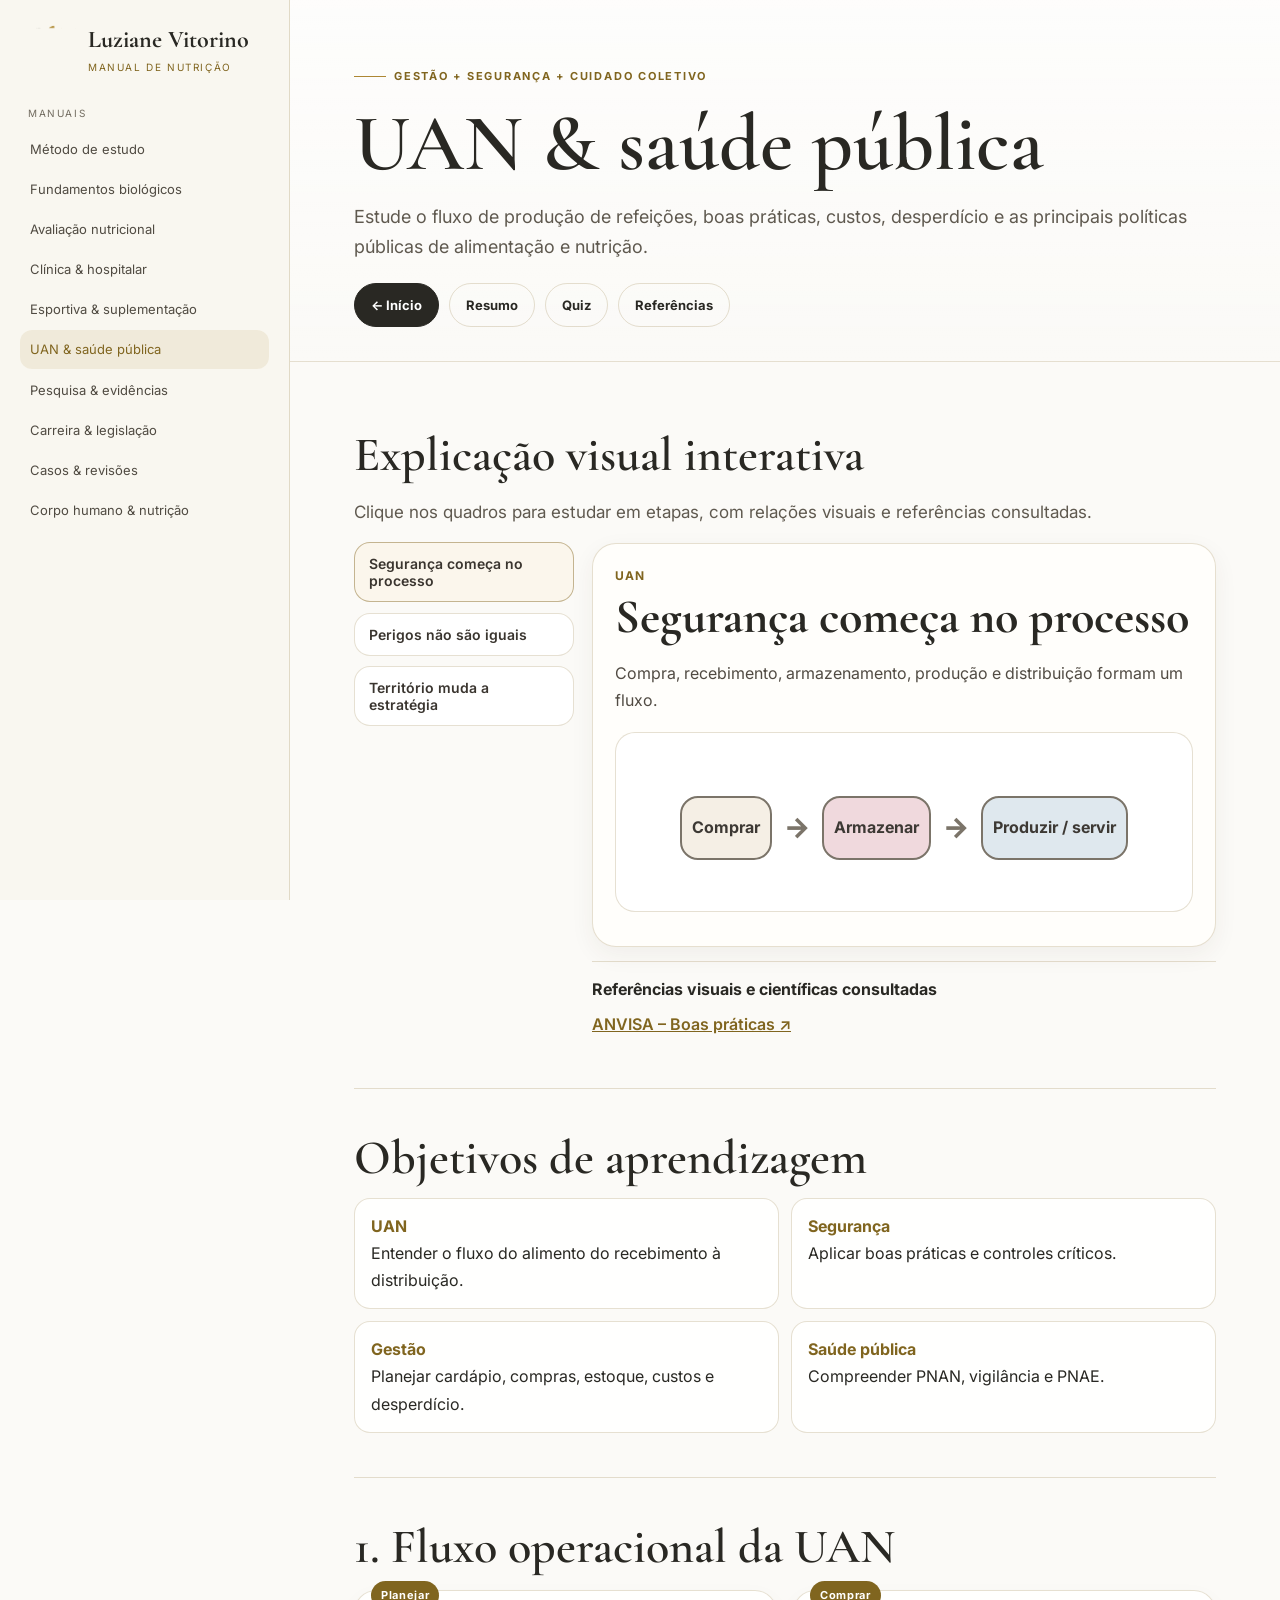
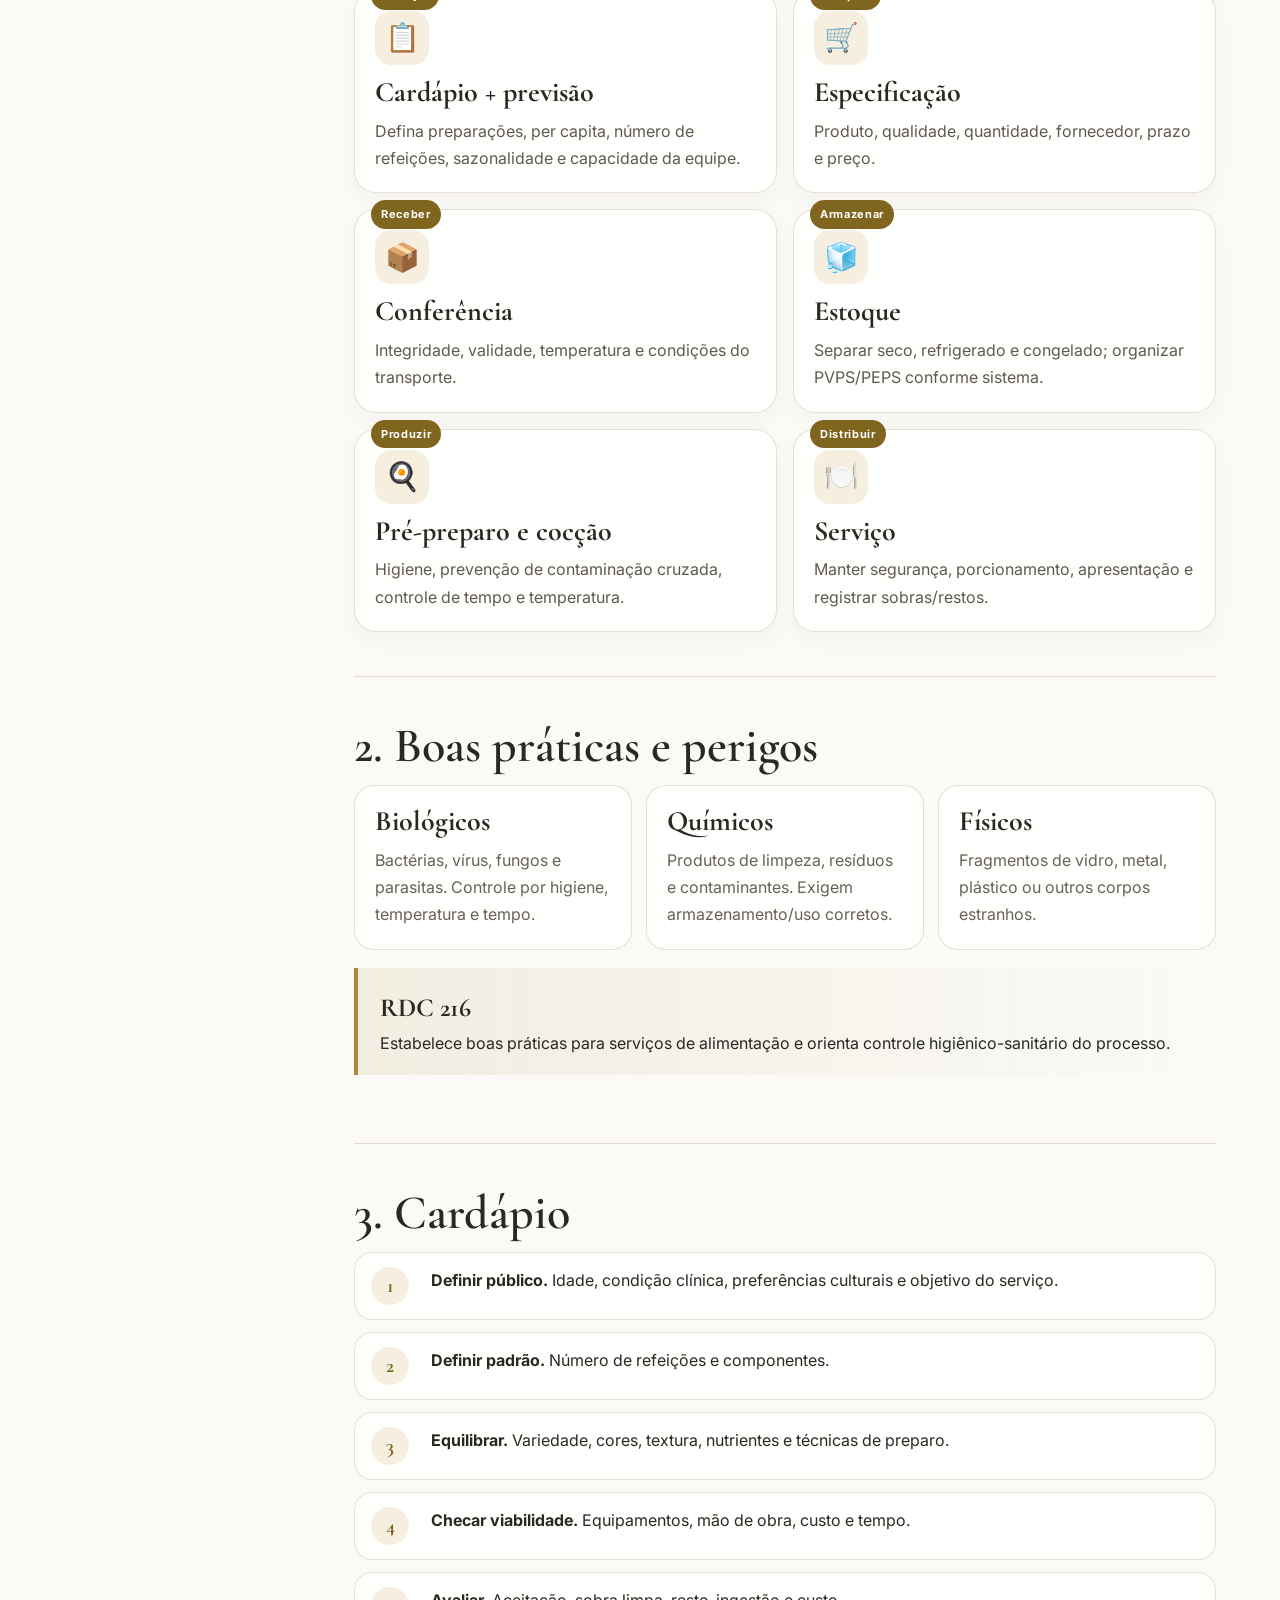
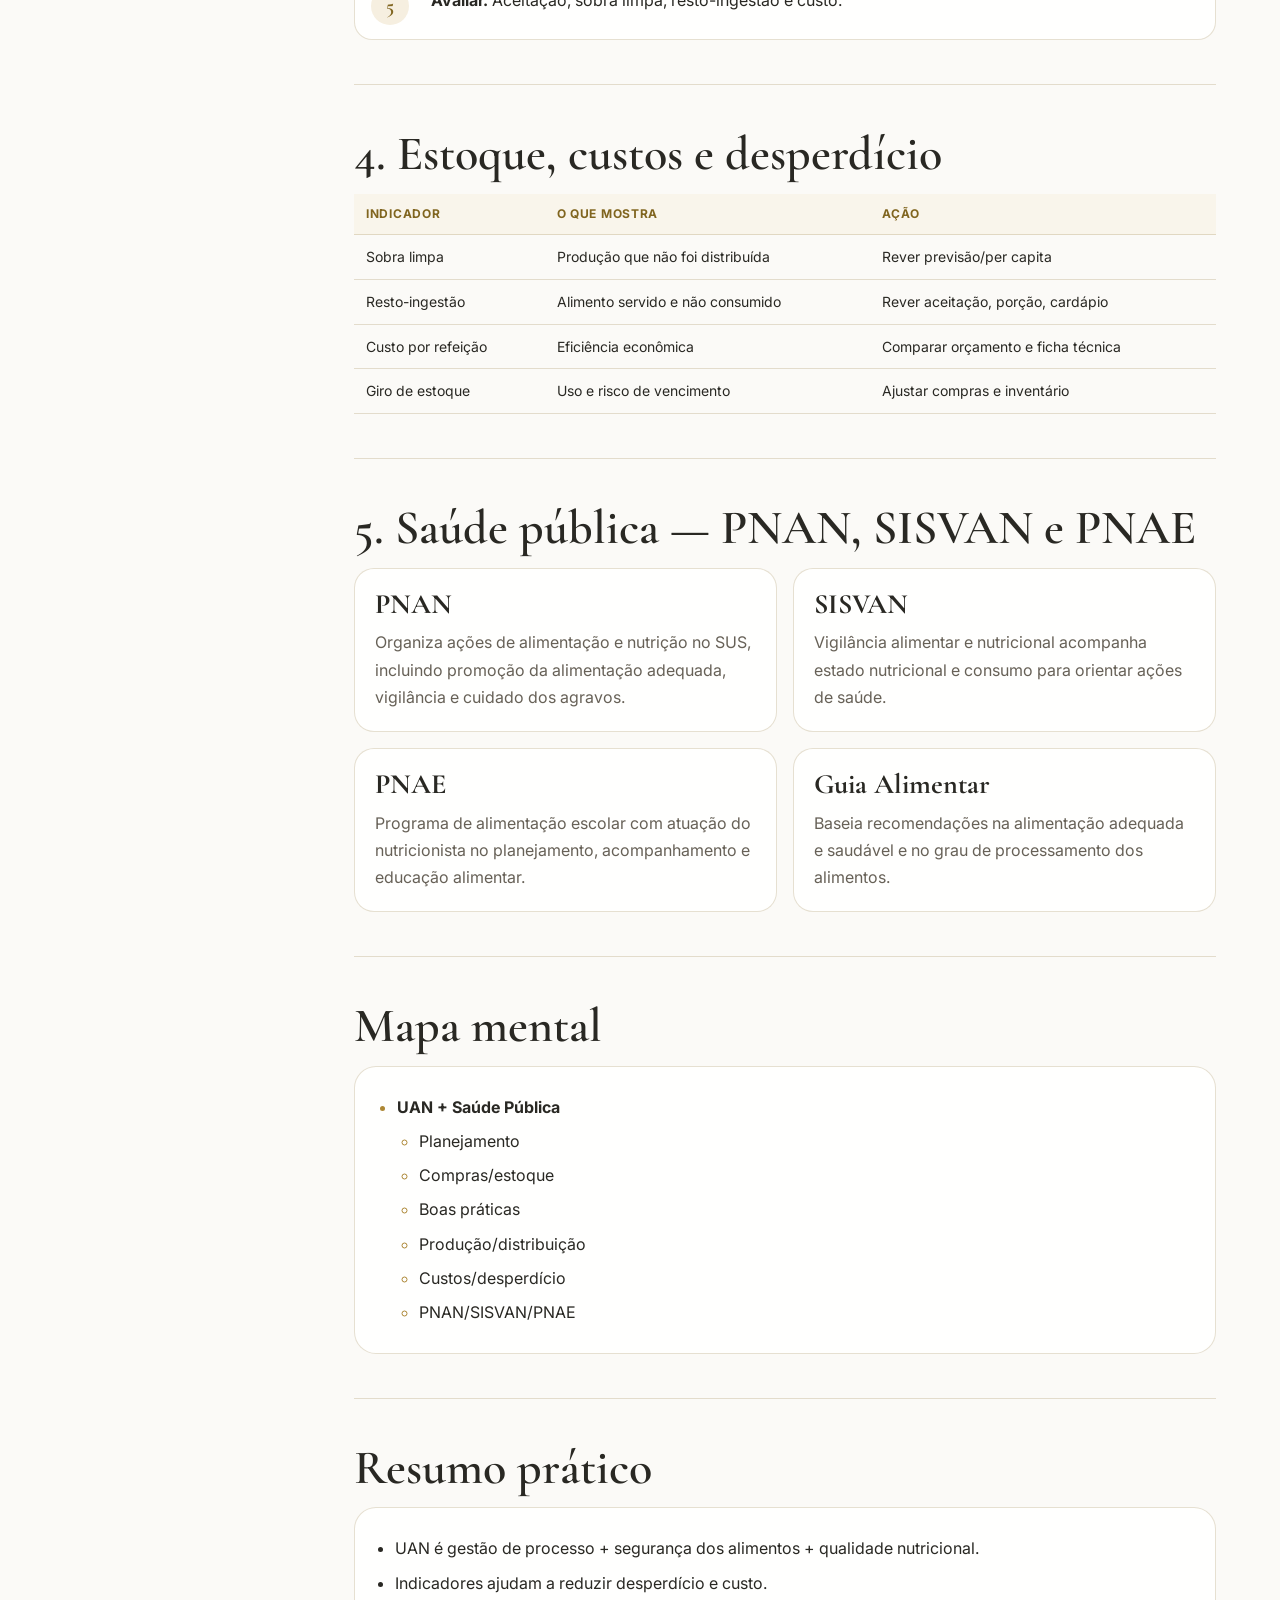
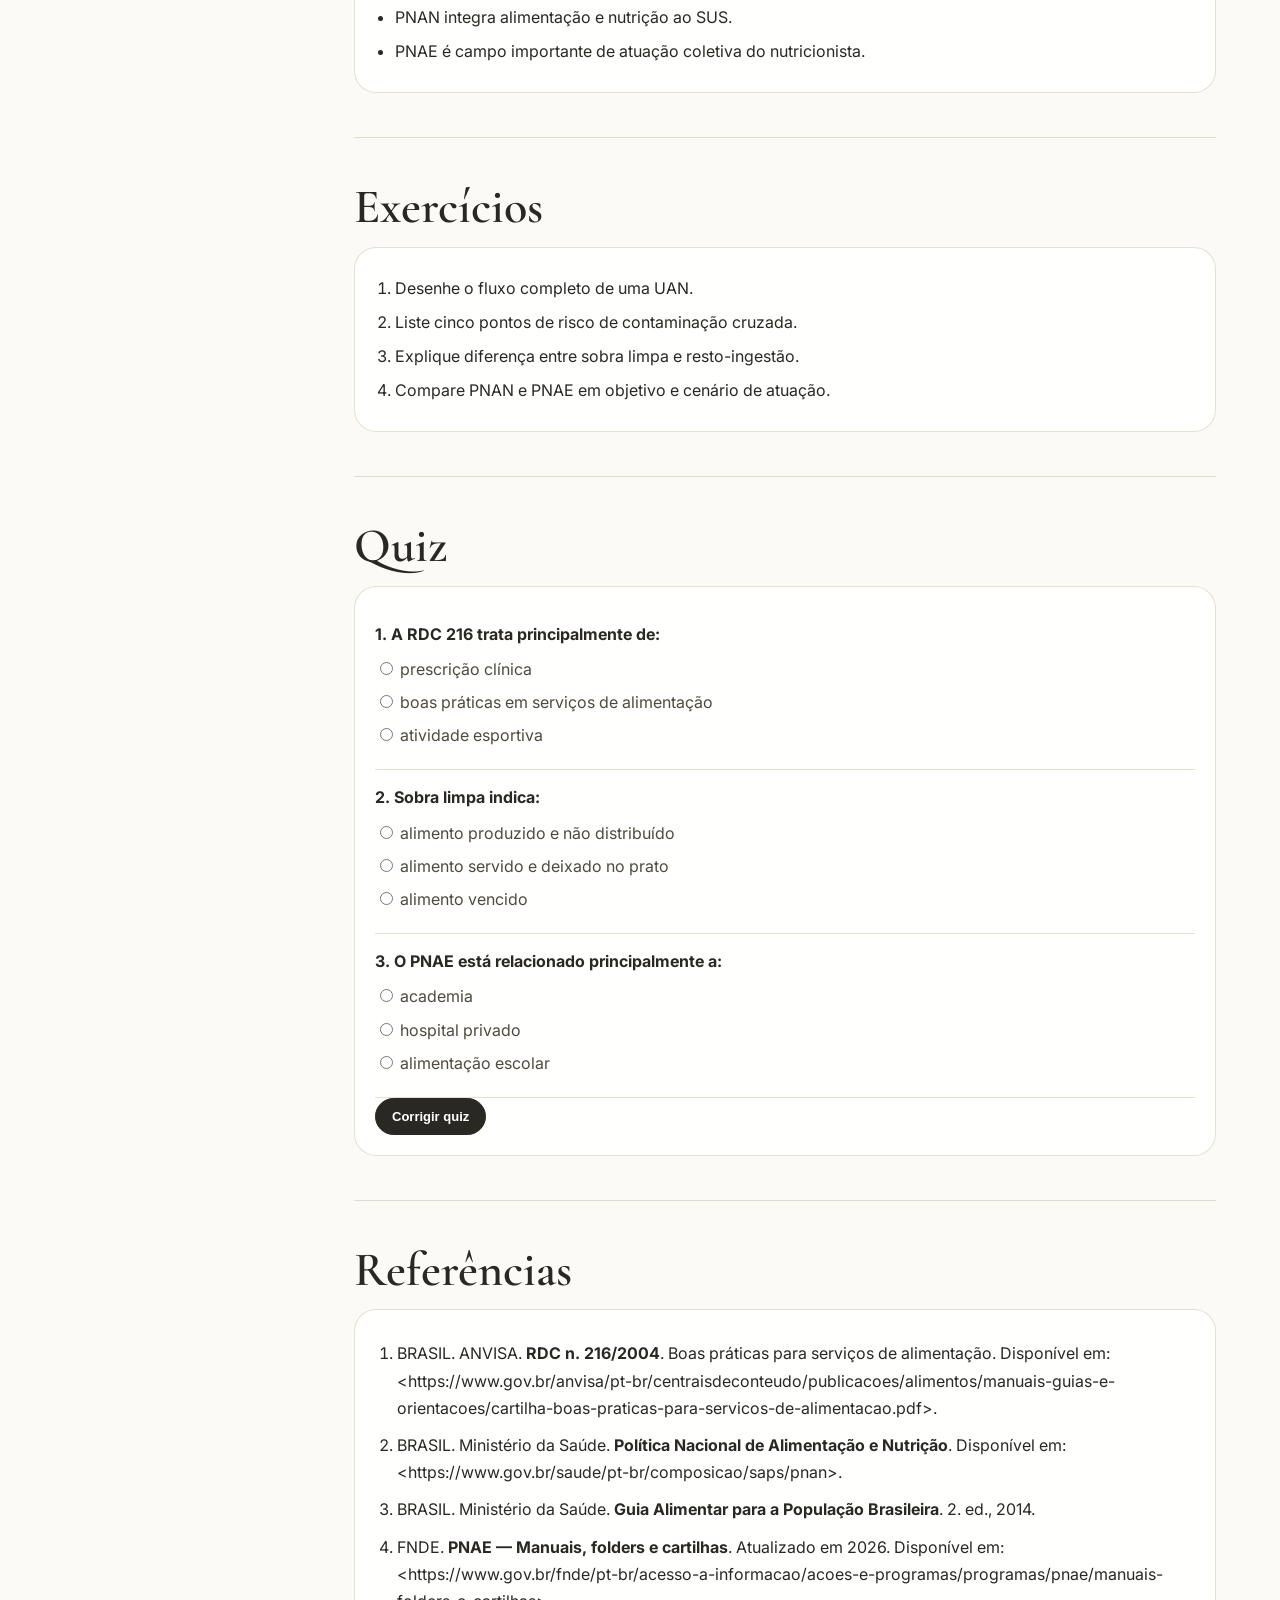
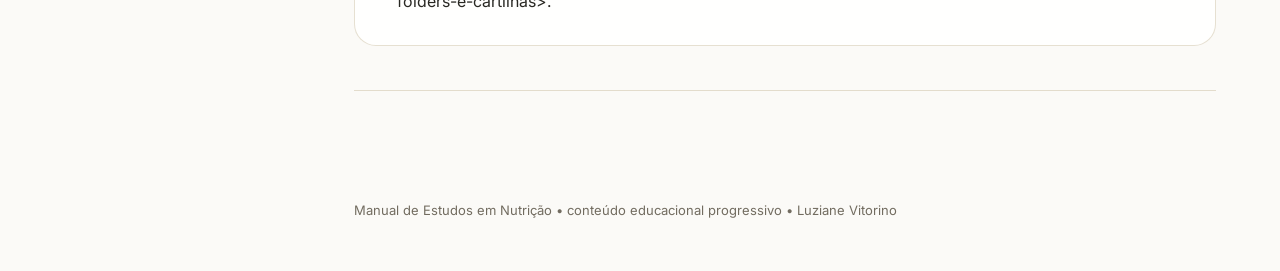
<file: temas/uan-saude-publica.html>
<!doctype html><html lang="pt-BR"><head><meta charset="utf-8"><meta name="viewport" content="width=device-width,initial-scale=1"><title>UAN &amp; saúde pública | Manual de Nutrição</title><meta name="description" content="Manual de estudo em Nutrição: UAN &amp; saúde pública"><link rel="preconnect" href="https://fonts.googleapis.com"><link rel="preconnect" href="https://fonts.gstatic.com" crossorigin><link href="https://fonts.googleapis.com/css2?family=Cormorant+Garamond:wght@500;600;700&family=Inter:wght@400;500;600;700&display=swap" rel="stylesheet"><link rel="stylesheet" href="../assets/manual.css"><link rel="stylesheet" href="../assets/visual.css"></head><body id="top"><div class="site"><aside><a class="brand" href="../index.html"><img src="../assets/logo-gold.png" alt="Logo Luziane Vitorino"><div><b>Luziane Vitorino</b><small>Manual de Nutrição</small></div></a><div class="nav-title">Manuais</div><nav class="nav"><a class="" href="metodo-estudo.html">Método de estudo</a><a class="" href="fundamentos-biologicos.html">Fundamentos biológicos</a><a class="" href="avaliacao-nutricional.html">Avaliação nutricional</a><a class="" href="clinica-hospitalar.html">Clínica & hospitalar</a><a class="" href="esportiva-suplementacao.html">Esportiva & suplementação</a><a class="active" href="uan-saude-publica.html">UAN & saúde pública</a><a class="" href="pesquisa-evidencias.html">Pesquisa & evidências</a><a class="" href="carreira-legislacao.html">Carreira & legislação</a><a class="" href="casos-revisoes.html">Casos & revisões</a><a class="" href="corpo-humano-nutricao.html">Corpo humano & nutrição</a></nav></aside><main><header class="hero"><span class="eyebrow">Gestão + segurança + cuidado coletivo</span><h1>UAN & saúde pública</h1><p>Estude o fluxo de produção de refeições, boas práticas, custos, desperdício e as principais políticas públicas de alimentação e nutrição.</p><div class="actions"><a class="btn primary" href="../index.html">← Início</a><a class="btn" href="#resumo">Resumo</a><a class="btn" href="#quiz">Quiz</a><a class="btn" href="#referencias">Referências</a></div></header><div class="content"><section class="section visual-lab"><h2>Explicação visual interativa</h2><p class="lead">Clique nos quadros para estudar em etapas, com relações visuais e referências consultadas.</p><div data-topic="uan"></div></section>
<section class="section"><h2>Objetivos de aprendizagem</h2><div class="objectives"><div class="objective"><b>UAN</b><br>Entender o fluxo do alimento do recebimento à distribuição.</div><div class="objective"><b>Segurança</b><br>Aplicar boas práticas e controles críticos.</div><div class="objective"><b>Gestão</b><br>Planejar cardápio, compras, estoque, custos e desperdício.</div><div class="objective"><b>Saúde pública</b><br>Compreender PNAN, vigilância e PNAE.</div></div></section>
<section class="section"><h2>1. Fluxo operacional da UAN</h2><div class="comic-strip"><article class="panel" data-step="Planejar"><div class="icon">📋</div><h3>Cardápio + previsão</h3><p>Defina preparações, per capita, número de refeições, sazonalidade e capacidade da equipe.</p></article><article class="panel" data-step="Comprar"><div class="icon">🛒</div><h3>Especificação</h3><p>Produto, qualidade, quantidade, fornecedor, prazo e preço.</p></article><article class="panel" data-step="Receber"><div class="icon">📦</div><h3>Conferência</h3><p>Integridade, validade, temperatura e condições do transporte.</p></article><article class="panel" data-step="Armazenar"><div class="icon">🧊</div><h3>Estoque</h3><p>Separar seco, refrigerado e congelado; organizar PVPS/PEPS conforme sistema.</p></article><article class="panel" data-step="Produzir"><div class="icon">🍳</div><h3>Pré-preparo e cocção</h3><p>Higiene, prevenção de contaminação cruzada, controle de tempo e temperatura.</p></article><article class="panel" data-step="Distribuir"><div class="icon">🍽️</div><h3>Serviço</h3><p>Manter segurança, porcionamento, apresentação e registrar sobras/restos.</p></article></div></section>
<section class="section"><h2>2. Boas práticas e perigos</h2><div class="grid3"><div class="card"><h3>Biológicos</h3><p>Bactérias, vírus, fungos e parasitas. Controle por higiene, temperatura e tempo.</p></div><div class="card"><h3>Químicos</h3><p>Produtos de limpeza, resíduos e contaminantes. Exigem armazenamento/uso corretos.</p></div><div class="card"><h3>Físicos</h3><p>Fragmentos de vidro, metal, plástico ou outros corpos estranhos.</p></div></div><div class="note"><b>RDC 216</b><div>Estabelece boas práticas para serviços de alimentação e orienta controle higiênico-sanitário do processo.</div></div></section>
<section class="section"><h2>3. Cardápio</h2><div class="steps"><div class="step"><div><b>Definir público.</b> Idade, condição clínica, preferências culturais e objetivo do serviço.</div></div><div class="step"><div><b>Definir padrão.</b> Número de refeições e componentes.</div></div><div class="step"><div><b>Equilibrar.</b> Variedade, cores, textura, nutrientes e técnicas de preparo.</div></div><div class="step"><div><b>Checar viabilidade.</b> Equipamentos, mão de obra, custo e tempo.</div></div><div class="step"><div><b>Avaliar.</b> Aceitação, sobra limpa, resto-ingestão e custo.</div></div></div></section>
<section class="section"><h2>4. Estoque, custos e desperdício</h2><div class="table-wrap"><table class="table"><thead><tr><th>Indicador</th><th>O que mostra</th><th>Ação</th></tr></thead><tbody><tr><td>Sobra limpa</td><td>Produção que não foi distribuída</td><td>Rever previsão/per capita</td></tr><tr><td>Resto-ingestão</td><td>Alimento servido e não consumido</td><td>Rever aceitação, porção, cardápio</td></tr><tr><td>Custo por refeição</td><td>Eficiência econômica</td><td>Comparar orçamento e ficha técnica</td></tr><tr><td>Giro de estoque</td><td>Uso e risco de vencimento</td><td>Ajustar compras e inventário</td></tr></tbody></table></div></section>
<section class="section"><h2>5. Saúde pública — PNAN, SISVAN e PNAE</h2><div class="grid"><div class="card"><h3>PNAN</h3><p>Organiza ações de alimentação e nutrição no SUS, incluindo promoção da alimentação adequada, vigilância e cuidado dos agravos.</p></div><div class="card"><h3>SISVAN</h3><p>Vigilância alimentar e nutricional acompanha estado nutricional e consumo para orientar ações de saúde.</p></div><div class="card"><h3>PNAE</h3><p>Programa de alimentação escolar com atuação do nutricionista no planejamento, acompanhamento e educação alimentar.</p></div><div class="card"><h3>Guia Alimentar</h3><p>Baseia recomendações na alimentação adequada e saudável e no grau de processamento dos alimentos.</p></div></div></section>
<section class="section"><h2>Mapa mental</h2><div class="mindmap"><ul><li><b>UAN + Saúde Pública</b><ul><li>Planejamento</li><li>Compras/estoque</li><li>Boas práticas</li><li>Produção/distribuição</li><li>Custos/desperdício</li><li>PNAN/SISVAN/PNAE</li></ul></li></ul></div></section>
<section class="section" id="resumo"><h2>Resumo prático</h2><div class="summary-box"><ul><li>UAN é gestão de processo + segurança dos alimentos + qualidade nutricional.</li><li>Indicadores ajudam a reduzir desperdício e custo.</li><li>PNAN integra alimentação e nutrição ao SUS.</li><li>PNAE é campo importante de atuação coletiva do nutricionista.</li></ul></div></section>
<section class="section"><h2>Exercícios</h2><div class="exercise"><ol><li>Desenhe o fluxo completo de uma UAN.</li><li>Liste cinco pontos de risco de contaminação cruzada.</li><li>Explique diferença entre sobra limpa e resto-ingestão.</li><li>Compare PNAN e PNAE em objetivo e cenário de atuação.</li></ol></div></section>
<section class="section" id="quiz"><h2>Quiz</h2><form class="quiz"><div class="question" data-answer="b"><p>1. A RDC 216 trata principalmente de:</p><label><input type="radio" name="q1" value="a"> prescrição clínica</label><label><input type="radio" name="q1" value="b"> boas práticas em serviços de alimentação</label><label><input type="radio" name="q1" value="c"> atividade esportiva</label></div><div class="question" data-answer="a"><p>2. Sobra limpa indica:</p><label><input type="radio" name="q2" value="a"> alimento produzido e não distribuído</label><label><input type="radio" name="q2" value="b"> alimento servido e deixado no prato</label><label><input type="radio" name="q2" value="c"> alimento vencido</label></div><div class="question" data-answer="c"><p>3. O PNAE está relacionado principalmente a:</p><label><input type="radio" name="q3" value="a"> academia</label><label><input type="radio" name="q3" value="b"> hospital privado</label><label><input type="radio" name="q3" value="c"> alimentação escolar</label></div><button class="btn primary quiz-check" type="button">Corrigir quiz</button></form></section>
<section class="section" id="referencias"><h2>Referências</h2><div class="refs"><ol><li>BRASIL. ANVISA. <b>RDC n. 216/2004</b>. Boas práticas para serviços de alimentação. Disponível em: &lt;https://www.gov.br/anvisa/pt-br/centraisdeconteudo/publicacoes/alimentos/manuais-guias-e-orientacoes/cartilha-boas-praticas-para-servicos-de-alimentacao.pdf&gt;.</li><li>BRASIL. Ministério da Saúde. <b>Política Nacional de Alimentação e Nutrição</b>. Disponível em: &lt;https://www.gov.br/saude/pt-br/composicao/saps/pnan&gt;.</li><li>BRASIL. Ministério da Saúde. <b>Guia Alimentar para a População Brasileira</b>. 2. ed., 2014.</li><li>FNDE. <b>PNAE — Manuais, folders e cartilhas</b>. Atualizado em 2026. Disponível em: &lt;https://www.gov.br/fnde/pt-br/acesso-a-informacao/acoes-e-programas/programas/pnae/manuais-folders-e-cartilhas&gt;.</li></ol></div></section></div><div class="foot">Manual de Estudos em Nutrição • conteúdo educacional progressivo • Luziane Vitorino</div></main></div><script src="../assets/manual.js"></script><script src="../assets/visual.js"></script></body></html>
</file>
<file: assets/manual.css>
:root{--gold:#ad8734;--deep:#80651f;--ink:#292823;--muted:#726c60;--paper:#fbfaf7;--cream:#f2eee4;--line:rgba(128,101,31,.20);--card:#ffffffdc;--accent:#f6efe0;--soft:#f9f5eb;--ok:#274d33;--bad:#7a241d}
*{box-sizing:border-box}html{scroll-behavior:smooth}body{margin:0;background:var(--paper);color:var(--ink);font:16px/1.7 Inter,system-ui,-apple-system,Segoe UI,sans-serif}a{color:inherit}img{max-width:100%;display:block}
.site{display:grid;grid-template-columns:290px 1fr;max-width:1540px;margin:auto;min-height:100vh}aside{position:sticky;top:0;height:100vh;padding:24px 20px;background:rgba(249,247,240,.985);border-right:1px solid var(--line);overflow:auto}.brand{display:flex;align-items:center;gap:12px;text-decoration:none;margin-bottom:25px}.brand img{width:56px;height:56px;object-fit:contain}.brand b,h1,h2,h3,h4{font-family:"Cormorant Garamond",Georgia,serif}.brand b{font-size:24px;line-height:1}.brand small{display:block;color:var(--deep);font-size:10px;letter-spacing:.16em;text-transform:uppercase;margin-top:4px}.nav-title{font-size:10px;text-transform:uppercase;letter-spacing:.16em;color:var(--muted);margin:16px 8px 8px}.nav a{display:block;padding:8px 10px;border-radius:12px;text-decoration:none;color:#504b42;font-size:13px;margin:2px 0}.nav a:hover,.nav a.active{background:rgba(173,135,52,.11);color:var(--deep)}
main{min-width:0}.hero{padding:58px clamp(24px,5vw,84px) 34px;border-bottom:1px solid var(--line);background:linear-gradient(180deg,rgba(255,255,255,.64),transparent)}.eyebrow{display:inline-flex;align-items:center;gap:8px;color:var(--deep);font-size:11px;letter-spacing:.16em;text-transform:uppercase;font-weight:700}.eyebrow:before{content:"";width:32px;height:1px;background:var(--gold)}h1{font-size:clamp(44px,6.5vw,80px);line-height:1;margin:18px 0 14px;font-weight:600}h2{font-size:clamp(32px,4vw,48px);line-height:1.05;margin:0 0 14px;font-weight:600}h3{font-size:28px;line-height:1.1;margin:0 0 10px}h4{font-size:23px;margin:0 0 8px}.hero p{font-size:18px;color:#5f594f;max-width:980px}.actions{display:flex;gap:10px;flex-wrap:wrap;margin-top:20px}.btn{display:inline-flex;align-items:center;gap:8px;border:1px solid var(--line);border-radius:999px;padding:10px 16px;background:transparent;cursor:pointer;font-weight:700;font-size:13px;text-decoration:none}.primary{background:var(--ink);border-color:var(--ink);color:#fff}.content{padding:0 clamp(24px,5vw,84px) 80px}.section{padding:44px 0;border-bottom:1px solid var(--line)}.lead{font-size:17px;color:#5f594f;max-width:1000px}.cite{font-weight:700;color:var(--deep);text-decoration:none}.note{border-left:4px solid var(--gold);background:linear-gradient(90deg,rgba(173,135,52,.11),transparent);padding:18px 22px;border-radius:0 16px 16px 0;margin:18px 0 24px}.note b{font-family:"Cormorant Garamond",serif;font-size:26px}.objectives{display:grid;grid-template-columns:repeat(2,minmax(0,1fr));gap:12px}.objective{background:var(--card);border:1px solid var(--line);border-radius:16px;padding:14px 16px}.objective b{color:var(--deep)}
.topic-list{display:grid;grid-template-columns:repeat(2,minmax(0,1fr));gap:12px}.topic-link{background:var(--card);border:1px solid var(--line);border-radius:18px;padding:16px 18px;text-decoration:none}.topic-link b{display:block;margin-bottom:4px}.topic-link span{color:var(--muted);font-size:14px}.comic-strip{display:grid;grid-template-columns:repeat(2,minmax(0,1fr));gap:16px;margin-top:18px}.panel{background:var(--card);border:1px solid var(--line);border-radius:22px;padding:20px;position:relative;box-shadow:0 8px 22px rgba(65,53,29,.04)}.panel:before{content:attr(data-step);position:absolute;top:-10px;left:16px;padding:5px 10px;border-radius:999px;background:var(--deep);color:#fff;font-size:11px;font-weight:700;letter-spacing:.06em}.panel .icon{width:54px;height:54px;border-radius:16px;display:grid;place-items:center;background:var(--accent);font-size:28px;margin-bottom:12px}.panel p{margin:0;color:#5f594f}.panel ul{margin:8px 0 0;padding-left:18px}.panel li{margin:4px 0}.flow{display:flex;gap:8px;flex-wrap:wrap;margin-top:12px}.chip{display:inline-flex;align-items:center;padding:6px 10px;border:1px solid var(--line);border-radius:999px;background:#fff;font-size:12px;font-weight:700;color:var(--deep)}
.grid{display:grid;grid-template-columns:repeat(2,minmax(0,1fr));gap:16px}.grid3{display:grid;grid-template-columns:repeat(3,minmax(0,1fr));gap:14px}.card{background:var(--card);border:1px solid var(--line);border-radius:20px;padding:20px}.card p{margin:0;color:#676157}.card ul{margin:8px 0 0;padding-left:19px}.subtopic{background:var(--card);border:1px solid var(--line);border-radius:22px;padding:22px;margin:16px 0}.subtopic>h3{color:var(--deep)}.subtopic h4{margin-top:20px}.subtopic p{color:#5e584e}.steps{counter-reset:item;display:grid;gap:12px}.step{display:grid;grid-template-columns:46px 1fr;gap:14px;background:var(--card);border:1px solid var(--line);border-radius:18px;padding:14px 16px}.step:before{counter-increment:item;content:counter(item);width:38px;height:38px;border-radius:50%;display:grid;place-items:center;background:var(--accent);color:var(--deep);font:700 20px/1 "Cormorant Garamond",serif}
.mindmap,.concept,.palace,.summary-box,.refs,.quiz,.exercise{background:var(--card);border:1px solid var(--line);border-radius:22px;padding:20px}.mindmap ul{margin:0;padding-left:22px}.mindmap li{margin:7px 0}.mindmap li::marker{color:var(--gold)}.concept-grid{display:grid;grid-template-columns:repeat(3,minmax(0,1fr));gap:12px;margin-top:14px}.concept-node{padding:14px;border-radius:16px;background:#fff;border:1px solid var(--line)}.concept-node b{display:block;color:var(--deep);margin-bottom:4px}.palace .room{padding:12px 14px;border-radius:15px;background:#fff;border:1px solid var(--line);margin-top:10px}.palace .room b{color:var(--deep)}.summary-box ul,.exercise ol{margin:0;padding-left:20px}.summary-box li,.exercise li{margin:7px 0}.table-wrap{overflow:auto}.table{width:100%;border-collapse:collapse;font-size:14px}.table th,.table td{padding:10px 12px;border-bottom:1px solid var(--line);vertical-align:top}.table th{text-align:left;color:var(--deep);font-size:12px;text-transform:uppercase;letter-spacing:.06em;background:var(--soft)}.quiz .question{padding:14px 0;border-bottom:1px solid var(--line)}.quiz .question:last-child{border-bottom:0}.quiz p{margin:0 0 8px;font-weight:700}.quiz label{display:block;margin:6px 0;color:#4f4a41}.quiz-result{margin-top:14px;padding:12px 14px;border-radius:14px;background:var(--accent);font-weight:700}.ok{color:var(--ok)}.bad{color:var(--bad)}.refs ol{padding-left:22px;margin:0}.refs li{margin:10px 0}.foot{padding:28px clamp(24px,5vw,84px) 50px;color:var(--muted);font-size:13px}.tag{font-size:11px;font-weight:700;text-transform:uppercase;letter-spacing:.08em;color:var(--deep);background:var(--accent);border-radius:999px;padding:4px 9px;display:inline-block;margin-bottom:10px}
@media(max-width:980px){.site{grid-template-columns:1fr}aside{position:static;height:auto}.topic-list,.comic-strip,.grid,.grid3,.concept-grid,.objectives{grid-template-columns:1fr 1fr}}
@media(max-width:700px){.content,.hero{padding-left:20px;padding-right:20px}.topic-list,.comic-strip,.grid,.grid3,.concept-grid,.objectives{grid-template-columns:1fr}body{font-size:15px}}
@media print{aside,.actions{display:none!important}.site{display:block}.hero{padding:0 0 20px}.content{padding:0}body{background:#fff}.section{break-inside:avoid}}
</file>
<file: assets/visual.css>
/* Visual interativo do Manual de Nutrição */
.visual-lab{margin-top:24px}.visual-topic{display:grid;grid-template-columns:220px 1fr;gap:18px}.visual-tabs{display:grid;gap:10px;align-content:start}.visual-tab{border:1px solid var(--line);background:#fff;border-radius:16px;padding:12px 14px;text-align:left;font:600 14px Inter,sans-serif;color:#3a352f;cursor:pointer;transition:.15s}.visual-tab:hover,.visual-tab.active{border-color:rgba(128,101,31,.45);background:#fbf6ec;transform:translateY(-1px)}.visual-panel{display:none;background:#fffefb;border:1px solid var(--line);border-radius:24px;padding:22px;box-shadow:0 8px 24px rgba(60,52,34,.06)}.visual-panel.active{display:block}.visual-panel .vkicker{font-size:12px;letter-spacing:.09em;text-transform:uppercase;color:var(--deep);font-weight:700}.visual-panel h3{font-size:clamp(30px,4vw,48px);margin:4px 0 12px}.visual-panel h3 em{font-style:normal;color:#c56f7a}.visual-panel p{color:#514b43}.visual-diagram{margin:18px 0 12px;padding:18px;border-radius:20px;border:1px solid var(--line);background:#fff;min-height:180px;display:flex;align-items:center;justify-content:center}.flow{display:flex;align-items:center;justify-content:center;gap:12px;flex-wrap:wrap}.vnode{min-width:92px;min-height:64px;border:2px solid #7b7469;border-radius:18px;background:#f5efe5;display:grid;place-items:center;text-align:center;padding:10px;font-weight:700;color:#3d3934}.vnode.pink{background:#f0d9dd}.vnode.blue{background:#dfe8ee}.vnode.circle{min-width:74px;min-height:74px;border-radius:50%}.varrow{font-size:28px;color:#7b7469;font-weight:800}.visual-compare{display:grid;grid-template-columns:1fr 1fr;gap:14px;width:100%}.visual-compare>div{border:1px solid var(--line);border-radius:18px;padding:16px;background:#fff}.visual-compare h4{font-size:25px;margin:0 0 8px}.visual-memory{display:grid;grid-template-columns:repeat(3,1fr);gap:12px;width:100%}.visual-memory div{min-height:100px;border:1px dashed #a59b8a;border-radius:18px;padding:14px;background:#fff}.visual-memory b{display:block;margin-bottom:6px}.visual-ref{margin-top:14px;padding-top:14px;border-top:1px solid var(--line)}.visual-ref b{display:block;margin-bottom:8px}.visual-ref a{display:block;margin:6px 0;color:var(--deep);font-weight:600}
.body-map-layout{display:grid;grid-template-columns:minmax(300px,480px) 1fr;gap:24px;align-items:start;margin-top:20px}.body-map{position:relative;background:linear-gradient(180deg,#fffefb,#faf6ee);border:1px solid var(--line);border-radius:28px;padding:22px;box-shadow:0 8px 24px rgba(60,52,34,.06)}.body-map svg{width:100%;height:auto;display:block}.hotspot{position:absolute;border:0;background:transparent;padding:0;cursor:pointer}.hotspot .dot{display:block;width:19px;height:19px;border-radius:50%;background:#c56f7a;border:3px solid #fff;box-shadow:0 0 0 2px rgba(128,101,31,.3),0 5px 14px rgba(0,0,0,.18)}.hotspot span.label{position:absolute;left:25px;top:-3px;background:#fff;border:1px solid var(--line);border-radius:999px;padding:4px 9px;font-size:11px;font-weight:700;color:var(--deep);white-space:nowrap}.hotspot.active .dot,.hotspot:hover .dot{background:var(--deep);transform:scale(1.12)}.body-details{background:#fff;border:1px solid var(--line);border-radius:24px;padding:24px;min-height:540px}.body-details .mini{font-size:12px;letter-spacing:.09em;text-transform:uppercase;color:var(--deep);font-weight:700}.body-tags{display:flex;gap:8px;flex-wrap:wrap;margin:10px 0 14px}.body-tag{padding:6px 10px;border-radius:999px;background:var(--soft);border:1px solid var(--line);font-size:12px;font-weight:700;color:var(--deep)}.body-grid{display:grid;grid-template-columns:1fr 1fr;gap:14px;margin-top:16px}.body-col{background:#fffefb;border:1px solid var(--line);border-radius:18px;padding:16px}.body-col h4{font-size:22px;margin:0 0 8px}.body-col ul{margin:0;padding-left:18px}.body-col li{margin:6px 0;color:#5e584e}.link-list{display:grid;gap:9px;margin-top:16px}.link-card{display:block;text-decoration:none;border:1px solid var(--line);border-radius:16px;padding:13px 15px;background:#fff}.link-card b{display:block}.link-card small{display:block;color:var(--muted);margin-top:2px}.link-card em{display:block;color:var(--deep);font-style:normal;font-size:11px;letter-spacing:.05em;text-transform:uppercase;margin-top:7px}
@media(max-width:900px){.visual-topic,.body-map-layout,.body-grid{grid-template-columns:1fr}.visual-tabs{grid-template-columns:repeat(2,1fr)}.visual-compare,.visual-memory{grid-template-columns:1fr}}
</file>
